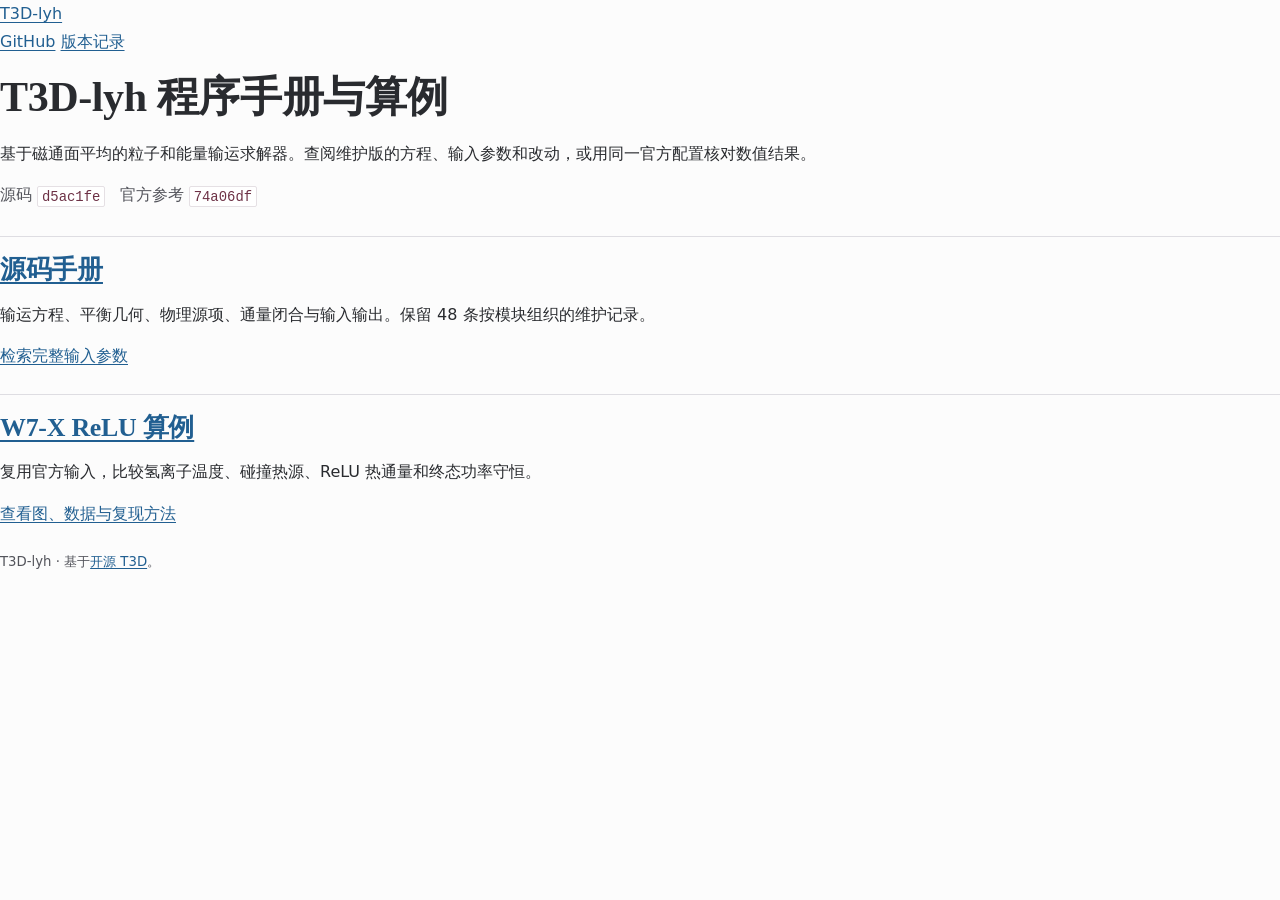
<file: index.html>
<!doctype html>
<html lang="zh-CN">
<head>
<meta charset="utf-8">
<meta name="viewport" content="width=device-width, initial-scale=1">
<meta name="description" content="T3D-lyh 源码手册、参数参考与 W7-X ReLU 回归算例。">
<link rel="canonical" href="https://yihui-l.github.io/T3D-websites/">
<title>T3D-lyh · 程序手册与算例</title>
<link rel="stylesheet" href="Source-Code/styles.css">
</head>
<body>
<a class="skip-link" href="#main">跳到正文</a>
<header class="site-header"><div class="topbar">
  <a class="brand" href="./">T3D-lyh</a>
  <nav aria-label="仓库与版本">
    <a href="https://github.com/Yihui-L/T3D-websites">GitHub</a>
    <a href="Source-Code/SOURCE_VERSION.md">版本记录</a>
  </nav>
</div></header>
<main class="landing content" id="main">
  <div class="hero">
    <p class="kicker">TRINITY3D · RADIAL TRANSPORT</p>
    <h1>T3D-lyh 程序手册与算例</h1>
    <p>基于磁通面平均的粒子和能量输运求解器。查阅维护版的方程、输入参数和改动，或用同一官方配置核对数值结果。</p>
    <ul class="facts"><li>源码 <code>d5ac1fe</code></li><li>官方参考 <code>74a06df</code></li></ul>
  </div>
  <div class="landing-grid">
    <section class="topic">
      <h2><a href="Source-Code/">源码手册</a></h2>
      <p>输运方程、平衡几何、物理源项、通量闭合与输入输出。保留 48 条按模块组织的维护记录。</p>
      <p><a href="Source-Code/parameters.html">检索完整输入参数</a></p>
    </section>
    <section class="topic">
      <h2><a href="W7X-ReLU-lyh/">W7-X ReLU 算例</a></h2>
      <p>复用官方输入，比较氢离子温度、碰撞热源、ReLU 热通量和终态功率守恒。</p>
      <p><a href="W7X-ReLU-lyh/#data">查看图、数据与复现方法</a></p>
    </section>
  </div>
</main>
<footer class="site-footer">T3D-lyh · 基于<a href="https://bitbucket.org/gyrokinetics/t3d">开源 T3D</a>。</footer>
</body>
</html>
</file>
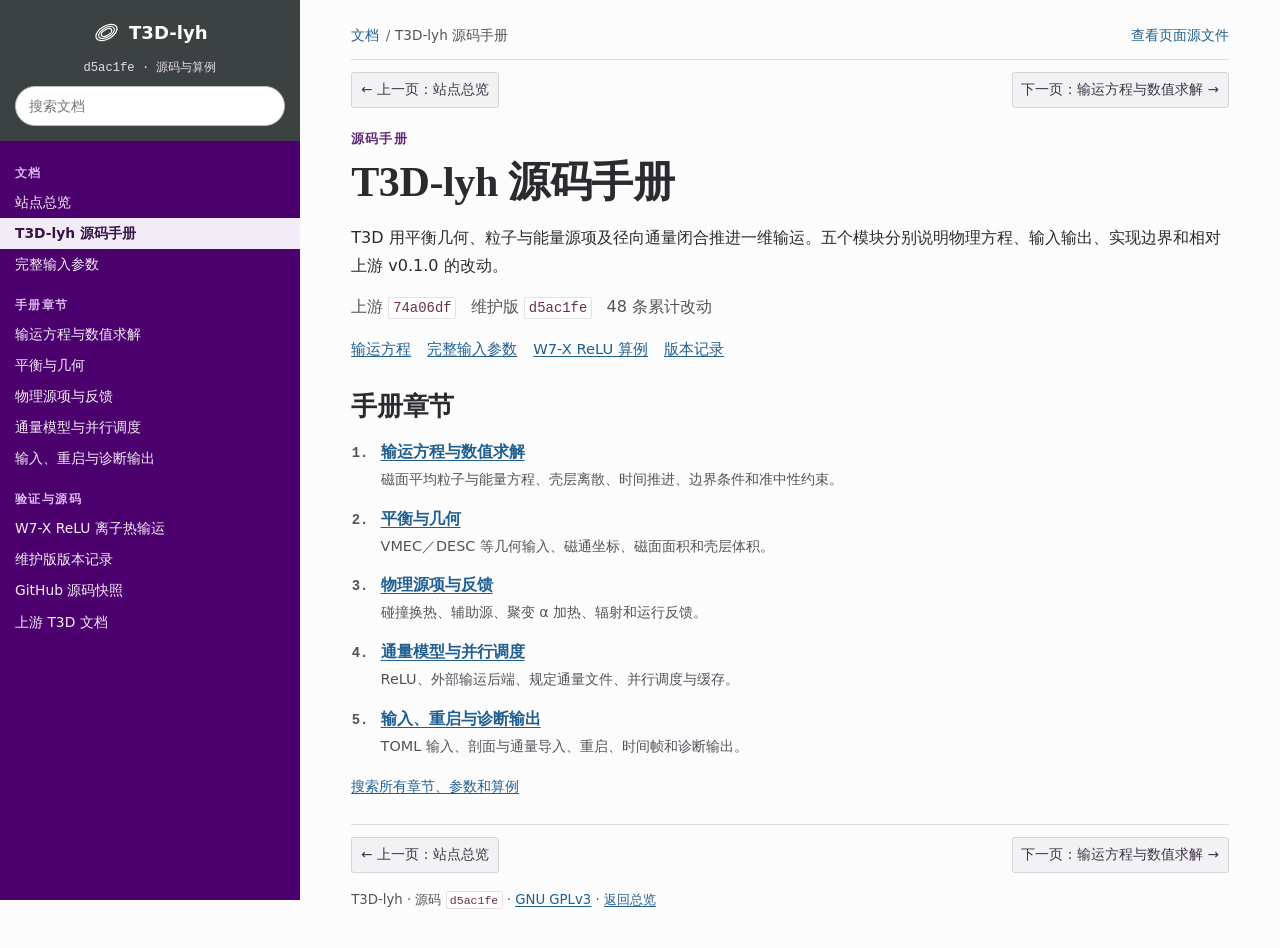
<file: Source-Code/index.html>
<!doctype html>
<html lang="zh-CN">
<head>
  <meta charset="utf-8">
  <meta name="viewport" content="width=device-width, initial-scale=1">
  <meta name="description" content="T3D-lyh · T3D-lyh 源码手册">
  <link rel="canonical" href="https://yihui-l.github.io/T3D-websites/Source-Code/">
  <title>T3D-lyh 源码手册 · 文档</title>
  <link rel="stylesheet" href="styles.css">
  <script defer src="search.js"></script>
  <script defer src="docs-ui.js"></script>
</head>
<body>
<a class="skip-link" href="#main">跳到正文</a>
<div class="doc-mobile">
  <button type="button" data-doc-toggle aria-controls="doc-sidebar" aria-expanded="false" hidden>☰ 目录</button>
  <a href="home.html">T3D-lyh</a>
</div>
<aside class="doc-sidebar sidebar" id="doc-sidebar" aria-label="文档侧栏">
  <div class="side-head">
    <a href="home.html" class="side-brand"><svg viewBox="0 0 40 40" fill="none" stroke="currentColor" stroke-width="1.6" aria-hidden="true"><ellipse cx="20" cy="20" rx="16" ry="9" transform="rotate(-30 20 20)"/><ellipse cx="20" cy="20" rx="12" ry="6.5" transform="rotate(-30 20 20)"/><ellipse cx="20" cy="20" rx="7.9" ry="4" transform="rotate(-30 20 20)"/></svg>T3D-lyh</a>
    <p class="side-version">d5ac1fe · 源码与算例</p>
    <form class="side-search" role="search" action="search.html" method="get">
      <input type="search" name="q" placeholder="搜索文档" aria-label="搜索全部文档" required>
    </form>
  </div>
  <nav class="side-toc" aria-label="分组导航"><p>文档</p><ul><li><a href="home.html">站点总览</a></li><li><a href="./" aria-current="page">T3D-lyh 源码手册</a></li><li><a href="parameters.html">完整输入参数</a></li></ul><p>手册章节</p><ul class="side-chapters"><li><a href="transport.html">输运方程与数值求解</a></li><li><a href="geometry.html">平衡与几何</a></li><li><a href="physics.html">物理源项与反馈</a></li><li><a href="closures.html">通量模型与并行调度</a></li><li><a href="io.html">输入、重启与诊断输出</a></li></ul><p>验证与源码</p><ul><li><a href="../W7X-ReLU-lyh/">W7-X ReLU 离子热输运</a></li><li><a href="SOURCE_VERSION.md">维护版版本记录</a></li><li><a href="https://github.com/Yihui-L/T3D-websites/tree/main/Source-Code/T3D-lyh">GitHub 源码快照</a></li><li><a href="https://t3d.readthedocs.io/en/latest/">上游 T3D 文档</a></li></ul></nav>
</aside>
<div class="doc-body" id="top">
  <div class="doc-sheet">
    <nav class="crumbs" aria-label="面包屑"><ol><li><a href="home.html">文档</a></li><li aria-current="page">T3D-lyh 源码手册</li></ol><a href="https://github.com/Yihui-L/T3D-websites/blob/main/Source-Code/README.md">查看页面源文件</a></nav>
    <nav class="page-turn top" aria-label="顶部前后页"><a href="home.html" rel="prev">← 上一页：站点总览</a><a href="transport.html" rel="next" class="doc-next">下一页：输运方程与数值求解 →</a></nav>
    <main class="document" id="main">
      <p class="doc-kind">源码手册</p>
      <div class="hero">
      <p class="kicker">TRINITY3D · 径向输运求解器</p>
      <h1>T3D-lyh 源码手册</h1>
      <p>T3D 用平衡几何、粒子与能量源项及径向通量闭合推进一维输运。五个模块分别说明物理方程、输入输出、实现边界和相对上游 v0.1.0 的改动。</p>
      <ul class="facts"><li>上游 <code>74a06df</code></li><li>维护版 <code>d5ac1fe</code></li><li>48 条累计改动</li></ul>
      <div class="actions">
        <a href="transport.html">输运方程</a>
        <a href="parameters.html">完整输入参数</a>
        <a href="../W7X-ReLU-lyh/">W7-X ReLU 算例</a>
        <a href="https://github.com/Yihui-L/T3D-websites/blob/main/Source-Code/SOURCE_VERSION.md">版本记录</a>
      </div>
    </div>
    <nav class="manual-contents" aria-labelledby="manual-chapters-title">
      <h2 id="manual-chapters-title">手册章节</h2>
      <ol class="manual-chapters">
      <li id="transport" data-legacy-chapter><a href="transport.html" id="transport-title">输运方程与数值求解</a><p>磁面平均粒子与能量方程、壳层离散、时间推进、边界条件和准中性约束。</p></li>
      <li id="geometry" data-legacy-chapter><a href="geometry.html" id="geometry-title">平衡与几何</a><p>VMEC／DESC 等几何输入、磁通坐标、磁面面积和壳层体积。</p></li>
      <li id="physics" data-legacy-chapter><a href="physics.html" id="physics-title">物理源项与反馈</a><p>碰撞换热、辅助源、聚变 α 加热、辐射和运行反馈。</p></li>
      <li id="closures" data-legacy-chapter><a href="closures.html" id="closures-title">通量模型与并行调度</a><p>ReLU、外部输运后端、规定通量文件、并行调度与缓存。</p></li>
      <li id="io" data-legacy-chapter><a href="io.html" id="io-title">输入、重启与诊断输出</a><p>TOML 输入、剖面与通量导入、重启、时间帧和诊断输出。</p></li>
      </ol>
    </nav>
    <p class="search-intro"><a href="search.html">搜索所有章节、参数和算例</a></p>
    </main>
    <nav class="page-turn bottom" aria-label="底部前后页"><a href="home.html" rel="prev">← 上一页：站点总览</a><a href="transport.html" rel="next" class="doc-next">下一页：输运方程与数值求解 →</a></nav>
    <footer class="doc-footer">T3D-lyh · 源码 <code>d5ac1fe</code> · <a href="GPL-3.0.txt">GNU GPLv3</a> · <a href="home.html">返回总览</a></footer>
  </div>
</div>
</body>
</html>
</file>
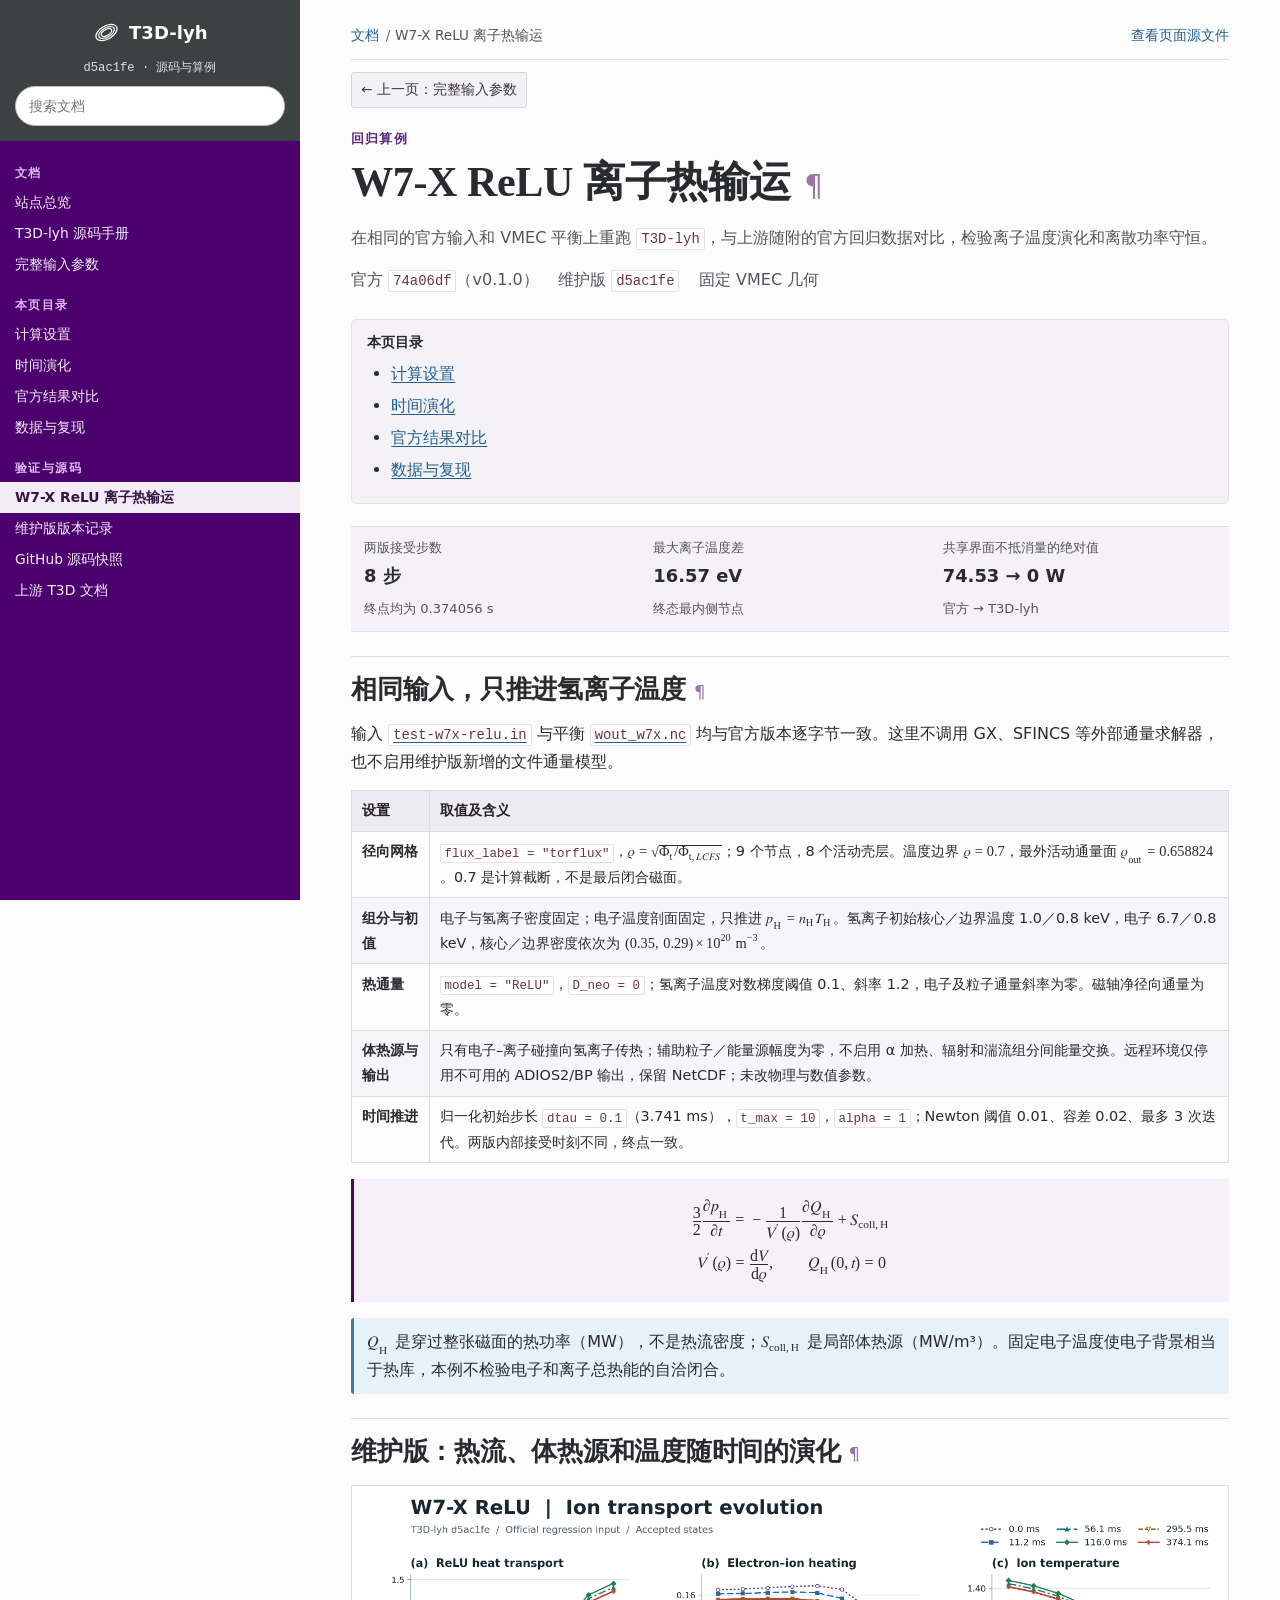
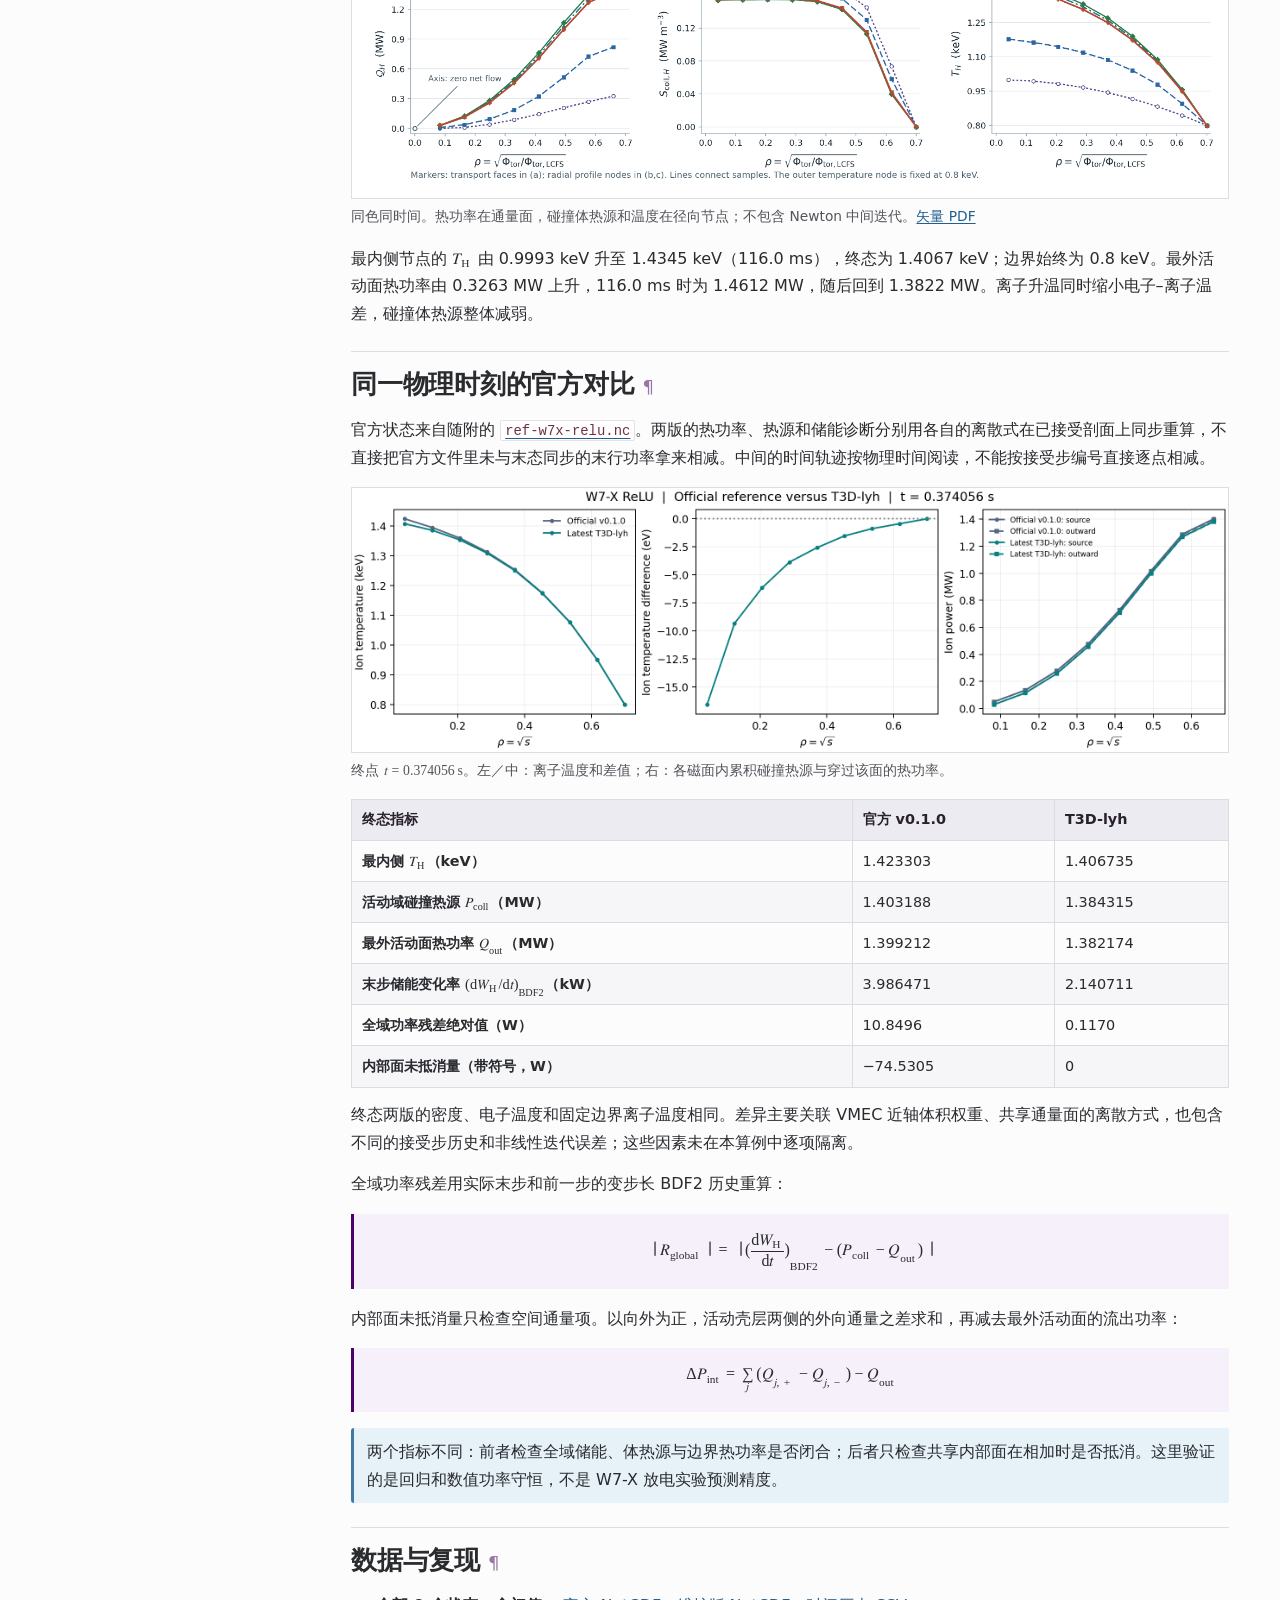
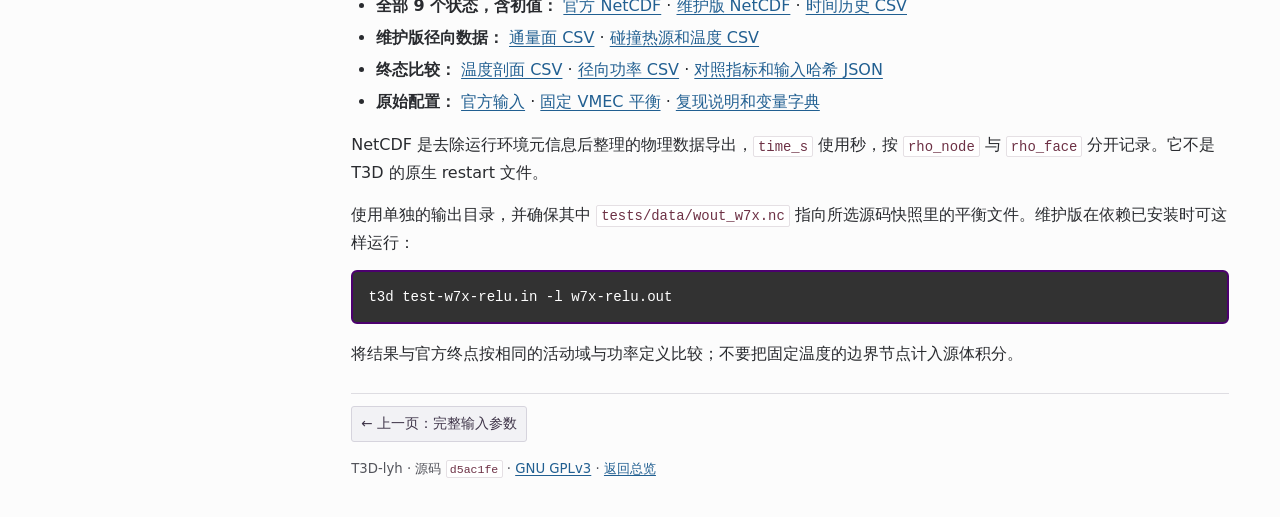
<file: W7X-ReLU-lyh/index.html>
<!doctype html>
<html lang="zh-CN">
<head>
  <meta charset="utf-8">
  <meta name="viewport" content="width=device-width, initial-scale=1">
  <meta name="description" content="T3D-lyh · W7-X ReLU 离子热输运">
  <link rel="canonical" href="https://yihui-l.github.io/T3D-websites/W7X-ReLU-lyh/">
  <title>W7-X ReLU 离子热输运 · 文档</title>
  <link rel="stylesheet" href="../Source-Code/styles.css">

  <script defer src="../Source-Code/docs-ui.js"></script>
</head>
<body>
<a class="skip-link" href="#main">跳到正文</a>
<div class="doc-mobile">
  <button type="button" data-doc-toggle aria-controls="doc-sidebar" aria-expanded="false" hidden>☰ 目录</button>
  <a href="../Source-Code/home.html">T3D-lyh</a>
</div>
<aside class="doc-sidebar sidebar" id="doc-sidebar" aria-label="文档侧栏">
  <div class="side-head">
    <a href="../Source-Code/home.html" class="side-brand"><svg viewBox="0 0 40 40" fill="none" stroke="currentColor" stroke-width="1.6" aria-hidden="true"><ellipse cx="20" cy="20" rx="16" ry="9" transform="rotate(-30 20 20)"/><ellipse cx="20" cy="20" rx="12" ry="6.5" transform="rotate(-30 20 20)"/><ellipse cx="20" cy="20" rx="7.9" ry="4" transform="rotate(-30 20 20)"/></svg>T3D-lyh</a>
    <p class="side-version">d5ac1fe · 源码与算例</p>
    <form class="side-search" role="search" action="../Source-Code/search.html" method="get">
      <input type="search" name="q" placeholder="搜索文档" aria-label="搜索全部文档" required>
    </form>
  </div>
  <nav class="side-toc" aria-label="分组导航"><p>文档</p><ul><li><a href="../Source-Code/home.html">站点总览</a></li><li><a href="../Source-Code/">T3D-lyh 源码手册</a></li><li><a href="../Source-Code/parameters.html">完整输入参数</a></li></ul><p>本页目录</p><ul><li><a href="#setup">计算设置</a></li><li><a href="#evolution">时间演化</a></li><li><a href="#comparison">官方结果对比</a></li><li><a href="#data">数据与复现</a></li></ul><p>验证与源码</p><ul><li><a href="./" aria-current="page">W7-X ReLU 离子热输运</a></li><li><a href="../Source-Code/SOURCE_VERSION.md">维护版版本记录</a></li><li><a href="https://github.com/Yihui-L/T3D-websites/tree/main/Source-Code/T3D-lyh">GitHub 源码快照</a></li><li><a href="https://t3d.readthedocs.io/en/latest/">上游 T3D 文档</a></li></ul></nav>
</aside>
<div class="doc-body" id="top">
  <div class="doc-sheet">
    <nav class="crumbs" aria-label="面包屑"><ol><li><a href="../Source-Code/home.html">文档</a></li><li aria-current="page">W7-X ReLU 离子热输运</li></ol><a href="https://github.com/Yihui-L/T3D-websites/blob/main/W7X-ReLU-lyh/README.md">查看页面源文件</a></nav>
    <nav class="page-turn top" aria-label="顶部前后页"><a href="../Source-Code/parameters.html" rel="prev">← 上一页：完整输入参数</a></nav>
    <main class="document" id="main">
      <p class="doc-kind">回归算例</p>
      <section class="hero" aria-labelledby="title">
    <p class="kicker">基准算例 / Wendelstein 7-X</p>
    <h1 id="title">W7-X ReLU 离子热输运<a href="#title" class="headerlink" aria-label="本段链接">¶</a></h1>
    <p class="lead">在相同的官方输入和 VMEC 平衡上重跑 <code>T3D-lyh</code>，与上游随附的官方回归数据对比，检验离子温度演化和离散功率守恒。</p>
    <div class="version">
      <span>官方 <code>74a06df</code>（v0.1.0）</span>
      <span>维护版 <code>d5ac1fe</code></span>
      <span>固定 VMEC 几何</span>
    </div>
  </section>

  <nav class="doc-toc" aria-label="页内导航"><p class="toc-label">本页目录</p><ul><li><a href="#setup">计算设置</a></li><li><a href="#evolution">时间演化</a></li><li><a href="#comparison">官方结果对比</a></li><li><a href="#data">数据与复现</a></li></ul></nav>
<dl class="metrics" aria-label="终态比较摘要">
    <div><dt>两版接受步数</dt><dd>8 步</dd><span>终点均为 0.374056 s</span></div>
    <div><dt>最大离子温度差</dt><dd>16.57 eV</dd><span>终态最内侧节点</span></div>
    <div><dt>共享界面不抵消量的绝对值</dt><dd>74.53 → 0 W</dd><span>官方 → T3D-lyh</span></div>
  </dl>

  <section class="topic" id="setup" aria-labelledby="setup-title">
    <p class="label">01 / CONFIGURATION</p>
    <h2 id="setup-title">相同输入，只推进氢离子温度<a href="#setup-title" class="headerlink" aria-label="本段链接">¶</a></h2>
    <p>输入 <a href="test-w7x-relu.in" download><code>test-w7x-relu.in</code></a> 与平衡 <a href="https://bitbucket.org/gyrokinetics/t3d/src/74a06dfdf8e005e6bc72ef79859413ba69abd626/tests/data/wout_w7x.nc"><code>wout_w7x.nc</code></a> 均与官方版本逐字节一致。这里不调用 GX、SFINCS 等外部通量求解器，也不启用维护版新增的文件通量模型。</p>
    <div class="table-wrap" role="region" aria-label="计算设置表" tabindex="0">
      <table>
        <thead><tr><th scope="col">设置</th><th scope="col">取值及含义</th></tr></thead>
        <tbody>
          <tr><th scope="row">径向网格</th><td><code>flux_label = "torflux"</code>，<math xmlns="http://www.w3.org/1998/Math/MathML"><semantics><mrow><mi>ρ</mi><mo>=</mo><msqrt><mrow><msub><mi mathvariant="normal">Φ</mi><mi mathvariant="normal">t</mi></msub><mi mathvariant="normal">/</mi><msub><mi mathvariant="normal">Φ</mi><mrow><mi mathvariant="normal">t</mi><mo separator="true">,</mo><mi>L</mi><mi>C</mi><mi>F</mi><mi>S</mi></mrow></msub></mrow></msqrt></mrow><annotation encoding="application/x-tex">\rho=\sqrt{\Phi_{\mathrm t}/\Phi_{\mathrm t,LCFS}}</annotation></semantics></math>；9 个节点，8 个活动壳层。温度边界 <math xmlns="http://www.w3.org/1998/Math/MathML"><semantics><mrow><mi>ρ</mi><mo>=</mo><mn>0.7</mn></mrow><annotation encoding="application/x-tex">\rho=0.7</annotation></semantics></math>，最外活动通量面 <math xmlns="http://www.w3.org/1998/Math/MathML"><semantics><mrow><msub><mi>ρ</mi><mrow><mi mathvariant="normal">o</mi><mi mathvariant="normal">u</mi><mi mathvariant="normal">t</mi></mrow></msub><mo>=</mo><mn>0.658824</mn></mrow><annotation encoding="application/x-tex">\rho_{\mathrm{out}}=0.658824</annotation></semantics></math>。0.7 是计算截断，不是最后闭合磁面。</td></tr>
          <tr><th scope="row">组分与初值</th><td>电子与氢离子密度固定；电子温度剖面固定，只推进 <math xmlns="http://www.w3.org/1998/Math/MathML"><semantics><mrow><msub><mi>p</mi><mi mathvariant="normal">H</mi></msub><mo>=</mo><msub><mi>n</mi><mi mathvariant="normal">H</mi></msub><msub><mi>T</mi><mi mathvariant="normal">H</mi></msub></mrow><annotation encoding="application/x-tex">p_{\mathrm H}=n_{\mathrm H}T_{\mathrm H}</annotation></semantics></math>。氢离子初始核心／边界温度 1.0／0.8 keV，电子 6.7／0.8 keV，核心／边界密度依次为 <math xmlns="http://www.w3.org/1998/Math/MathML"><semantics><mrow><mo stretchy="false">(</mo><mn>0.35</mn><mo>,</mo><mspace width="0.1667em"/><mn>0.29</mn><mo stretchy="false">)</mo><mo>×</mo><msup><mn>10</mn><mn>20</mn></msup><mtext> </mtext><msup><mi mathvariant="normal">m</mi><mrow><mo>−</mo><mn>3</mn></mrow></msup></mrow><annotation encoding="application/x-tex">(0.35,\,0.29)\times10^{20}\,\mathrm{m}^{-3}</annotation></semantics></math>。</td></tr>
          <tr><th scope="row">热通量</th><td><code>model = "ReLU"</code>，<code>D_neo = 0</code>；氢离子温度对数梯度阈值 0.1、斜率 1.2，电子及粒子通量斜率为零。磁轴净径向通量为零。</td></tr>
          <tr><th scope="row">体热源与输出</th><td>只有电子–离子碰撞向氢离子传热；辅助粒子／能量源幅度为零，不启用 α 加热、辐射和湍流组分间能量交换。远程环境仅停用不可用的 ADIOS2/BP 输出，保留 NetCDF；未改物理与数值参数。</td></tr>
          <tr><th scope="row">时间推进</th><td>归一化初始步长 <code>dtau = 0.1</code>（3.741 ms），<code>t_max = 10</code>，<code>alpha = 1</code>；Newton 阈值 0.01、容差 0.02、最多 3 次迭代。两版内部接受时刻不同，终点一致。</td></tr>
        </tbody>
      </table>
    </div>
    <div class="formula" role="region" aria-label="氢离子能量守恒方程" tabindex="0">
<math xmlns="http://www.w3.org/1998/Math/MathML" display="block"><semantics><mrow><mfrac><mn>3</mn><mn>2</mn></mfrac><mfrac><mrow><mi mathvariant="normal">∂</mi><msub><mi>p</mi><mi mathvariant="normal">H</mi></msub></mrow><mrow><mi mathvariant="normal">∂</mi><mi>t</mi></mrow></mfrac><mo>=</mo><mo>−</mo><mfrac><mn>1</mn><mrow><msup><mi>V</mi><mo mathvariant="normal" lspace="0em" rspace="0em">′</mo></msup><mo stretchy="false">(</mo><mi>ρ</mi><mo stretchy="false">)</mo></mrow></mfrac><mfrac><mrow><mi mathvariant="normal">∂</mi><msub><mi mathvariant="script">Q</mi><mi mathvariant="normal">H</mi></msub></mrow><mrow><mi mathvariant="normal">∂</mi><mi>ρ</mi></mrow></mfrac><mo>+</mo><msub><mi>S</mi><mrow><mi mathvariant="normal">c</mi><mi mathvariant="normal">o</mi><mi mathvariant="normal">l</mi><mi mathvariant="normal">l</mi><mo separator="true">,</mo><mi mathvariant="normal">H</mi></mrow></msub></mrow><annotation encoding="application/x-tex">\frac{3}{2}\frac{\partial p_{\mathrm H}}{\partial t}=-\frac{1}{V&#x27;(\rho)}\frac{\partial\mathcal Q_{\mathrm H}}{\partial\rho}+S_{\mathrm{coll,H}}</annotation></semantics></math>
<math xmlns="http://www.w3.org/1998/Math/MathML" display="block"><semantics><mrow><msup><mi>V</mi><mo mathvariant="normal" lspace="0em" rspace="0em">′</mo></msup><mo stretchy="false">(</mo><mi>ρ</mi><mo stretchy="false">)</mo><mo>=</mo><mfrac><mrow><mi mathvariant="normal">d</mi><mi>V</mi></mrow><mrow><mi mathvariant="normal">d</mi><mi>ρ</mi></mrow></mfrac><mo separator="true">,</mo><mspace width="2em"/><msub><mi mathvariant="script">Q</mi><mi mathvariant="normal">H</mi></msub><mo stretchy="false">(</mo><mn>0</mn><mo separator="true">,</mo><mi>t</mi><mo stretchy="false">)</mo><mo>=</mo><mn>0</mn></mrow><annotation encoding="application/x-tex">V&#x27;(\rho)=\frac{\mathrm dV}{\mathrm d\rho},\qquad \mathcal Q_{\mathrm H}(0,t)=0</annotation></semantics></math>
</div>
    <p class="note"><math xmlns="http://www.w3.org/1998/Math/MathML"><semantics><mrow><msub><mi mathvariant="script">Q</mi><mi mathvariant="normal">H</mi></msub></mrow><annotation encoding="application/x-tex">\mathcal Q_{\mathrm H}</annotation></semantics></math> 是穿过整张磁面的热功率（MW），不是热流密度；<math xmlns="http://www.w3.org/1998/Math/MathML"><semantics><mrow><msub><mi>S</mi><mrow><mi mathvariant="normal">c</mi><mi mathvariant="normal">o</mi><mi mathvariant="normal">l</mi><mi mathvariant="normal">l</mi><mo separator="true">,</mo><mi mathvariant="normal">H</mi></mrow></msub></mrow><annotation encoding="application/x-tex">S_{\mathrm{coll,H}}</annotation></semantics></math> 是局部体热源（MW/m³）。固定电子温度使电子背景相当于热库，本例不检验电子和离子总热能的自洽闭合。</p>
  </section>

  <section class="topic" id="evolution" aria-labelledby="evolution-title">
    <p class="label">02 / ACCEPTED STATES</p>
    <h2 id="evolution-title">维护版：热流、体热源和温度随时间的演化<a href="#evolution-title" class="headerlink" aria-label="本段链接">¶</a></h2>
    <figure>
      <a href="figures/time-profiles.png" aria-label="查看时序三联图完整分辨率">
        <img src="figures/time-profiles.png" width="3124" height="1111" alt="六个接受时刻的氢离子剖面，三列依次为 ReLU 热功率、电子—离子碰撞体热源和离子温度。">
      </a>
      <figcaption>同色同时间。热功率在通量面，碰撞体热源和温度在径向节点；不包含 Newton 中间迭代。<a href="figures/time-profiles.pdf" download>矢量 PDF</a></figcaption>
    </figure>
    <p>最内侧节点的 <math xmlns="http://www.w3.org/1998/Math/MathML"><semantics><mrow><msub><mi>T</mi><mi mathvariant="normal">H</mi></msub></mrow><annotation encoding="application/x-tex">T_{\mathrm H}</annotation></semantics></math> 由 0.9993 keV 升至 1.4345 keV（116.0 ms），终态为 1.4067 keV；边界始终为 0.8 keV。最外活动面热功率由 0.3263 MW 上升，116.0 ms 时为 1.4612 MW，随后回到 1.3822 MW。离子升温同时缩小电子–离子温差，碰撞体热源整体减弱。</p>
  </section>

  <section class="topic" id="comparison" aria-labelledby="compare-title">
    <p class="label">03 / OFFICIAL REFERENCE</p>
    <h2 id="compare-title">同一物理时刻的官方对比<a href="#compare-title" class="headerlink" aria-label="本段链接">¶</a></h2>
    <p>官方状态来自随附的 <a href="https://bitbucket.org/gyrokinetics/t3d/src/74a06dfdf8e005e6bc72ef79859413ba69abd626/tests/regression/ref-w7x-relu.nc"><code>ref-w7x-relu.nc</code></a>。两版的热功率、热源和储能诊断分别用各自的离散式在已接受剖面上同步重算，不直接把官方文件里未与末态同步的末行功率拿来相减。中间的时间轨迹按物理时间阅读，不能按接受步编号直接逐点相减。</p>
    <figure>
      <a href="figures/official-vs-lyh.png" aria-label="查看与官方比较的完整分辨率图片">
        <img src="figures/official-vs-lyh.png" width="2030" height="612" loading="lazy" alt="官方和维护版终态离子温度对比、逐半径温差、以及累积碰撞热源与外向热功率。">
      </a>
      <figcaption>终点 <math xmlns="http://www.w3.org/1998/Math/MathML"><semantics><mrow><mi>t</mi><mo>=</mo><mn>0.374056</mn><mtext> </mtext><mi mathvariant="normal">s</mi></mrow><annotation encoding="application/x-tex">t=0.374056\,\mathrm s</annotation></semantics></math>。左／中：离子温度和差值；右：各磁面内累积碰撞热源与穿过该面的热功率。</figcaption>
    </figure>
    <div class="table-wrap" role="region" aria-label="终态数值比较" tabindex="0">
      <table class="numbers">
        <thead><tr><th scope="col">终态指标</th><th scope="col">官方 v0.1.0</th><th scope="col">T3D-lyh</th></tr></thead>
        <tbody>
          <tr><th scope="row">最内侧 <math xmlns="http://www.w3.org/1998/Math/MathML"><semantics><mrow><msub><mi>T</mi><mi mathvariant="normal">H</mi></msub></mrow><annotation encoding="application/x-tex">T_{\mathrm H}</annotation></semantics></math>（keV）</th><td>1.423303</td><td>1.406735</td></tr>
          <tr><th scope="row">活动域碰撞热源 <math xmlns="http://www.w3.org/1998/Math/MathML"><semantics><mrow><msub><mi>P</mi><mrow><mi mathvariant="normal">c</mi><mi mathvariant="normal">o</mi><mi mathvariant="normal">l</mi><mi mathvariant="normal">l</mi></mrow></msub></mrow><annotation encoding="application/x-tex">P_{\mathrm{coll}}</annotation></semantics></math>（MW）</th><td>1.403188</td><td>1.384315</td></tr>
          <tr><th scope="row">最外活动面热功率 <math xmlns="http://www.w3.org/1998/Math/MathML"><semantics><mrow><msub><mi mathvariant="script">Q</mi><mrow><mi mathvariant="normal">o</mi><mi mathvariant="normal">u</mi><mi mathvariant="normal">t</mi></mrow></msub></mrow><annotation encoding="application/x-tex">\mathcal Q_{\mathrm{out}}</annotation></semantics></math>（MW）</th><td>1.399212</td><td>1.382174</td></tr>
          <tr><th scope="row">末步储能变化率 <math xmlns="http://www.w3.org/1998/Math/MathML"><semantics><mrow><msub><mrow><mo fence="true">(</mo><mi mathvariant="normal">d</mi><msub><mi>W</mi><mi mathvariant="normal">H</mi></msub><mi mathvariant="normal">/</mi><mi mathvariant="normal">d</mi><mi>t</mi><mo fence="true">)</mo></mrow><mrow><mi mathvariant="normal">B</mi><mi mathvariant="normal">D</mi><mi mathvariant="normal">F</mi><mn>2</mn></mrow></msub></mrow><annotation encoding="application/x-tex">\left(\mathrm dW_{\mathrm H}/\mathrm dt\right)_{\mathrm{BDF2}}</annotation></semantics></math>（kW）</th><td>3.986471</td><td>2.140711</td></tr>
          <tr><th scope="row">全域功率残差绝对值（W）</th><td>10.8496</td><td>0.1170</td></tr>
          <tr><th scope="row">内部面未抵消量（带符号，W）</th><td>−74.5305</td><td>0</td></tr>
        </tbody>
      </table>
    </div>
    <p>终态两版的密度、电子温度和固定边界离子温度相同。差异主要关联 VMEC 近轴体积权重、共享通量面的离散方式，也包含不同的接受步历史和非线性迭代误差；这些因素未在本算例中逐项隔离。</p>
    <p>全域功率残差用实际末步和前一步的变步长 BDF2 历史重算：</p>
    <div class="formula" role="region" aria-label="全域功率残差绝对值" tabindex="0">
<math xmlns="http://www.w3.org/1998/Math/MathML" display="block"><semantics><mrow><mo stretchy="false">∣</mo><msub><mi>R</mi><mrow><mi mathvariant="normal">g</mi><mi mathvariant="normal">l</mi><mi mathvariant="normal">o</mi><mi mathvariant="normal">b</mi><mi mathvariant="normal">a</mi><mi mathvariant="normal">l</mi></mrow></msub><mo stretchy="false">∣</mo><mo>=</mo><mrow><mo fence="true">∣</mo><msub><mrow><mo fence="true">(</mo><mfrac><mrow><mi mathvariant="normal">d</mi><msub><mi>W</mi><mi mathvariant="normal">H</mi></msub></mrow><mrow><mi mathvariant="normal">d</mi><mi>t</mi></mrow></mfrac><mo fence="true">)</mo></mrow><mrow><mi mathvariant="normal">B</mi><mi mathvariant="normal">D</mi><mi mathvariant="normal">F</mi><mn>2</mn></mrow></msub><mo>−</mo><mrow><mo fence="true">(</mo><msub><mi>P</mi><mrow><mi mathvariant="normal">c</mi><mi mathvariant="normal">o</mi><mi mathvariant="normal">l</mi><mi mathvariant="normal">l</mi></mrow></msub><mo>−</mo><msub><mi mathvariant="script">Q</mi><mrow><mi mathvariant="normal">o</mi><mi mathvariant="normal">u</mi><mi mathvariant="normal">t</mi></mrow></msub><mo fence="true">)</mo></mrow><mo fence="true">∣</mo></mrow></mrow><annotation encoding="application/x-tex">\lvert R_{\mathrm{global}}\rvert=\left\lvert\left(\frac{\mathrm dW_{\mathrm H}}{\mathrm dt}\right)_{\mathrm{BDF2}}-\left(P_{\mathrm{coll}}-\mathcal Q_{\mathrm{out}}\right)\right\rvert</annotation></semantics></math>
</div>
    <p>内部面未抵消量只检查空间通量项。以向外为正，活动壳层两侧的外向通量之差求和，再减去最外活动面的流出功率：</p>
    <div class="formula" role="region" aria-label="内部面未抵消量，带符号" tabindex="0">
<math xmlns="http://www.w3.org/1998/Math/MathML" display="block"><semantics><mrow><mi mathvariant="normal">Δ</mi><msub><mi>P</mi><mrow><mi mathvariant="normal">i</mi><mi mathvariant="normal">n</mi><mi mathvariant="normal">t</mi></mrow></msub><mo>=</mo><munder><mo>∑</mo><mi>j</mi></munder><mo stretchy="false">(</mo><msub><mi mathvariant="script">Q</mi><mrow><mi>j</mi><mo separator="true">,</mo><mo>+</mo></mrow></msub><mo>−</mo><msub><mi mathvariant="script">Q</mi><mrow><mi>j</mi><mo separator="true">,</mo><mo>−</mo></mrow></msub><mo stretchy="false">)</mo><mo>−</mo><msub><mi mathvariant="script">Q</mi><mrow><mi mathvariant="normal">o</mi><mi mathvariant="normal">u</mi><mi mathvariant="normal">t</mi></mrow></msub></mrow><annotation encoding="application/x-tex">\Delta P_{\mathrm{int}}=\sum_j(\mathcal Q_{j,+}-\mathcal Q_{j,-})-\mathcal Q_{\mathrm{out}}</annotation></semantics></math>
</div>
    <p class="note">两个指标不同：前者检查全域储能、体热源与边界热功率是否闭合；后者只检查共享内部面在相加时是否抵消。这里验证的是回归和数值功率守恒，不是 W7-X 放电实验预测精度。</p>
  </section>

  <section class="topic" id="data" aria-labelledby="data-title">
    <p class="label">04 / DATA &amp; REPRODUCTION</p>
    <h2 id="data-title">数据与复现<a href="#data-title" class="headerlink" aria-label="本段链接">¶</a></h2>
    <ul class="downloads">
      <li><strong>全部 9 个状态，含初值：</strong> <a href="data/official-accepted.nc" download>官方 NetCDF</a> · <a href="data/lyh-accepted.nc" download>维护版 NetCDF</a> · <a href="data/time-history.csv" download>时间历史 CSV</a></li>
      <li><strong>维护版径向数据：</strong> <a href="data/flux-faces.csv" download>通量面 CSV</a> · <a href="data/source-temperature-nodes.csv" download>碰撞热源和温度 CSV</a></li>
      <li><strong>终态比较：</strong> <a href="data/final-profiles.csv" download>温度剖面 CSV</a> · <a href="data/power-balance.csv" download>径向功率 CSV</a> · <a href="data/comparison.json" download>对照指标和输入哈希 JSON</a></li>
      <li><strong>原始配置：</strong> <a href="test-w7x-relu.in" download>官方输入</a> · <a href="https://bitbucket.org/gyrokinetics/t3d/src/74a06dfdf8e005e6bc72ef79859413ba69abd626/tests/data/wout_w7x.nc">固定 VMEC 平衡</a> · <a href="README.md">复现说明和变量字典</a></li>
    </ul>
    <p>NetCDF 是去除运行环境元信息后整理的物理数据导出，<code>time_s</code> 使用秒，按 <code>rho_node</code> 与 <code>rho_face</code> 分开记录。它不是 T3D 的原生 restart 文件。</p>
    <p>使用单独的输出目录，并确保其中 <code>tests/data/wout_w7x.nc</code> 指向所选源码快照里的平衡文件。维护版在依赖已安装时可这样运行：</p>
    <pre><code>t3d test-w7x-relu.in -l w7x-relu.out</code></pre>
    <p>将结果与官方终点按相同的活动域与功率定义比较；不要把固定温度的边界节点计入源体积分。</p>
  </section>
    </main>
    <nav class="page-turn bottom" aria-label="底部前后页"><a href="../Source-Code/parameters.html" rel="prev">← 上一页：完整输入参数</a></nav>
    <footer class="doc-footer">T3D-lyh · 源码 <code>d5ac1fe</code> · <a href="../Source-Code/GPL-3.0.txt">GNU GPLv3</a> · <a href="../Source-Code/home.html">返回总览</a></footer>
  </div>
</div>
</body>
</html>
</file>
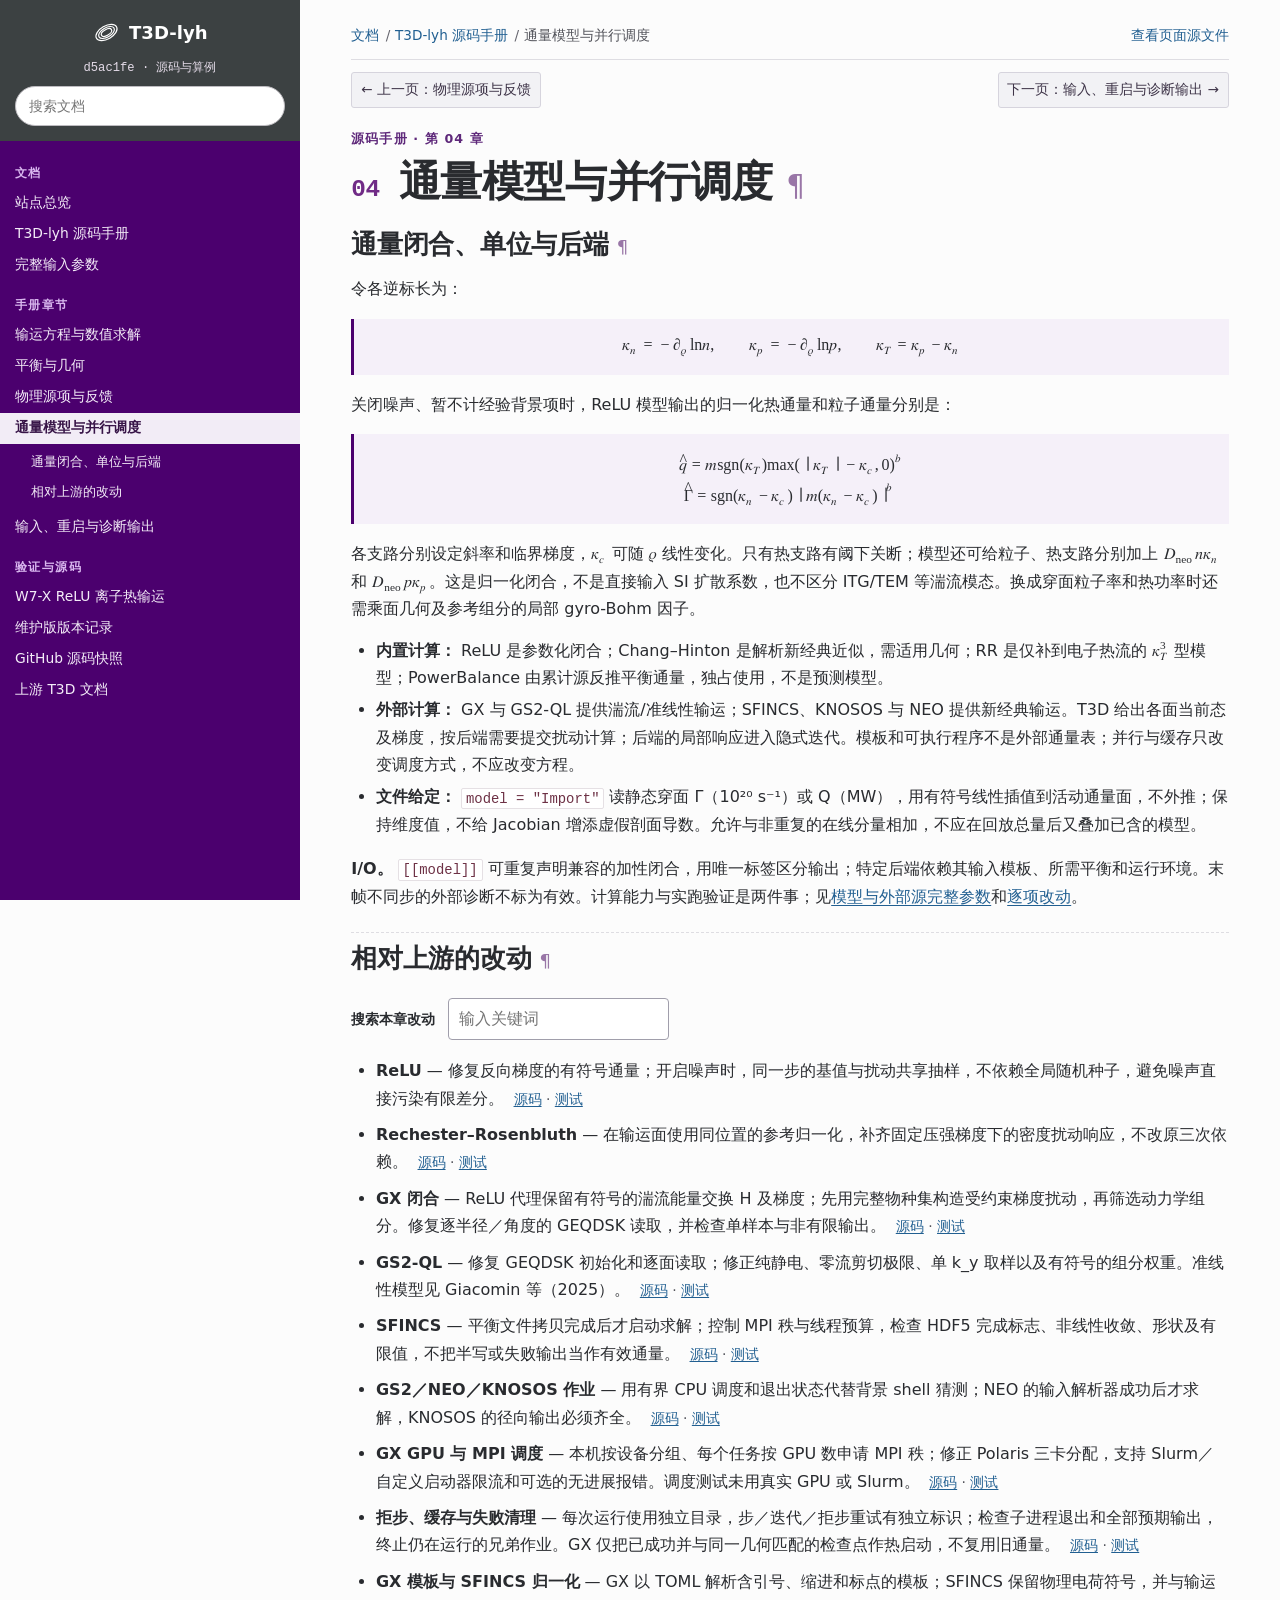
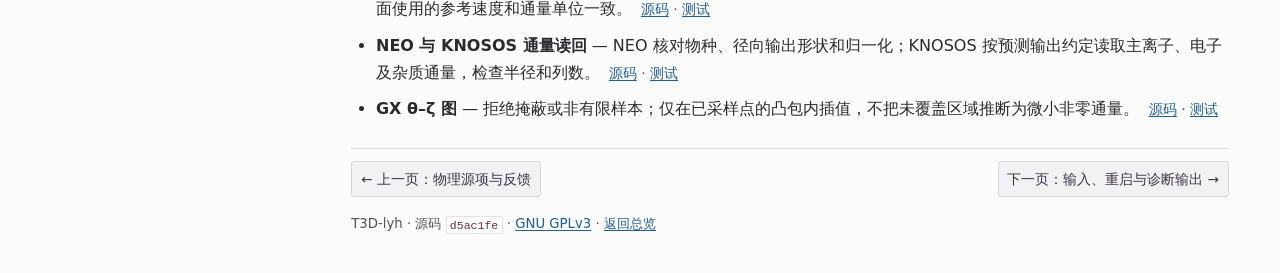
<file: Source-Code/closures.html>
<!doctype html>
<html lang="zh-CN">
<head>
  <meta charset="utf-8">
  <meta name="viewport" content="width=device-width, initial-scale=1">
  <meta name="description" content="T3D-lyh · 通量模型与并行调度：ReLU、外部输运后端、规定通量文件、并行调度与缓存。">
  <link rel="canonical" href="https://yihui-l.github.io/T3D-websites/Source-Code/closures.html">
  <title>通量模型与并行调度 · T3D-lyh 源码手册</title>
  <link rel="stylesheet" href="styles.css">
  <script defer src="search.js"></script>
  <script defer src="docs-ui.js"></script>
</head>
<body>
<a class="skip-link" href="#main">跳到正文</a>
<div class="doc-mobile">
  <button type="button" data-doc-toggle aria-controls="doc-sidebar" aria-expanded="false" hidden>☰ 目录</button>
  <a href="home.html">T3D-lyh</a>
</div>
<aside class="doc-sidebar sidebar" id="doc-sidebar" aria-label="文档侧栏">
  <div class="side-head">
    <a href="home.html" class="side-brand"><svg viewBox="0 0 40 40" fill="none" stroke="currentColor" stroke-width="1.6" aria-hidden="true"><ellipse cx="20" cy="20" rx="16" ry="9" transform="rotate(-30 20 20)"/><ellipse cx="20" cy="20" rx="12" ry="6.5" transform="rotate(-30 20 20)"/><ellipse cx="20" cy="20" rx="7.9" ry="4" transform="rotate(-30 20 20)"/></svg>T3D-lyh</a>
    <p class="side-version">d5ac1fe · 源码与算例</p>
    <form class="side-search" role="search" action="search.html" method="get">
      <input type="search" name="q" placeholder="搜索文档" aria-label="搜索全部文档" required>
    </form>
  </div>
  <nav class="side-toc" aria-label="分组导航"><p>文档</p><ul><li><a href="home.html">站点总览</a></li><li><a href="./">T3D-lyh 源码手册</a></li><li><a href="parameters.html">完整输入参数</a></li></ul><p>手册章节</p><ul class="side-chapters"><li><a href="transport.html">输运方程与数值求解</a></li><li><a href="geometry.html">平衡与几何</a></li><li><a href="physics.html">物理源项与反馈</a></li><li><a href="closures.html" aria-current="page">通量模型与并行调度</a><ul class="side-sections"><li><a href="#overview">通量闭合、单位与后端</a></li><li><a href="#changes">相对上游的改动</a></li></ul></li><li><a href="io.html">输入、重启与诊断输出</a></li></ul><p>验证与源码</p><ul><li><a href="../W7X-ReLU-lyh/">W7-X ReLU 离子热输运</a></li><li><a href="SOURCE_VERSION.md">维护版版本记录</a></li><li><a href="https://github.com/Yihui-L/T3D-websites/tree/main/Source-Code/T3D-lyh">GitHub 源码快照</a></li><li><a href="https://t3d.readthedocs.io/en/latest/">上游 T3D 文档</a></li></ul></nav>
</aside>
<div class="doc-body" id="top">
  <div class="doc-sheet">
    <nav class="crumbs" aria-label="面包屑"><ol><li><a href="home.html">文档</a></li><li><a href="./">T3D-lyh 源码手册</a></li><li aria-current="page">通量模型与并行调度</li></ol><a href="https://github.com/Yihui-L/T3D-websites/blob/main/Source-Code/closures.html">查看页面源文件</a></nav>
    <nav class="page-turn top" aria-label="顶部前后页"><a href="physics.html" rel="prev">← 上一页：物理源项与反馈</a><a href="io.html" rel="next" class="doc-next">下一页：输入、重启与诊断输出 →</a></nav>
    <main class="document" id="main">
      <p class="doc-kind">源码手册 · 第 04 章</p>
<section id="closures" class="manual-chapter" aria-labelledby="closures-title">
  <h1 id="closures-title"><span class="chapter-number">04</span> 通量模型与并行调度<a href="#closures" class="headerlink" aria-label="本章链接">¶</a></h1>
  <div class="module-guide">
<h2 id="overview">通量闭合、单位与后端<a href="#overview" class="headerlink" aria-label="本段链接">¶</a></h2>
<p>令各逆标长为：</p>
<div class="formula" role="region" aria-label="粒子、压强和温度逆标长" tabindex="0">
<math xmlns="http://www.w3.org/1998/Math/MathML" display="block"><semantics><mrow><msub><mi>κ</mi><mi>n</mi></msub><mo>=</mo><mo>−</mo><msub><mi mathvariant="normal">∂</mi><mi>ρ</mi></msub><mi>ln</mi><mo>⁡</mo><mi>n</mi><mo separator="true">,</mo><mspace width="2em"/><msub><mi>κ</mi><mi>p</mi></msub><mo>=</mo><mo>−</mo><msub><mi mathvariant="normal">∂</mi><mi>ρ</mi></msub><mi>ln</mi><mo>⁡</mo><mi>p</mi><mo separator="true">,</mo><mspace width="2em"/><msub><mi>κ</mi><mi>T</mi></msub><mo>=</mo><msub><mi>κ</mi><mi>p</mi></msub><mo>−</mo><msub><mi>κ</mi><mi>n</mi></msub></mrow><annotation encoding="application/x-tex">\kappa_n=-\partial_\rho\ln n,\qquad \kappa_p=-\partial_\rho\ln p,\qquad \kappa_T=\kappa_p-\kappa_n</annotation></semantics></math>
</div>
<p>关闭噪声、暂不计经验背景项时，ReLU 模型输出的归一化热通量和粒子通量分别是：</p>
<div class="formula" role="region" aria-label="ReLU 热支路及粒子支路" tabindex="0">
<math xmlns="http://www.w3.org/1998/Math/MathML" display="block"><semantics><mrow><mover accent="true"><mi>q</mi><mo stretchy="true">^</mo></mover><mo>=</mo><mi>m</mi><mi mathvariant="normal">sgn</mi><mo>⁡</mo><mo stretchy="false">(</mo><msub><mi>κ</mi><mi>T</mi></msub><mo stretchy="false">)</mo><mi>max</mi><mo>⁡</mo><mo stretchy="false">(</mo><mo stretchy="false">∣</mo><msub><mi>κ</mi><mi>T</mi></msub><mo stretchy="false">∣</mo><mo>−</mo><msub><mi>κ</mi><mi>c</mi></msub><mo separator="true">,</mo><mn>0</mn><msup><mo stretchy="false">)</mo><mi>b</mi></msup></mrow><annotation encoding="application/x-tex">\widehat q=m\operatorname{sgn}(\kappa_T)\max(\lvert\kappa_T\rvert-\kappa_c,0)^b</annotation></semantics></math>
<math xmlns="http://www.w3.org/1998/Math/MathML" display="block"><semantics><mrow><mover accent="true"><mi mathvariant="normal">Γ</mi><mo stretchy="true">^</mo></mover><mo>=</mo><mi mathvariant="normal">sgn</mi><mo>⁡</mo><mo stretchy="false">(</mo><msub><mi>κ</mi><mi>n</mi></msub><mo>−</mo><msub><mi>κ</mi><mi>c</mi></msub><mo stretchy="false">)</mo><mo stretchy="false">∣</mo><mi>m</mi><mo stretchy="false">(</mo><msub><mi>κ</mi><mi>n</mi></msub><mo>−</mo><msub><mi>κ</mi><mi>c</mi></msub><mo stretchy="false">)</mo><msup><mo stretchy="false">∣</mo><mi>b</mi></msup></mrow><annotation encoding="application/x-tex">\widehat\Gamma=\operatorname{sgn}(\kappa_n-\kappa_c)\lvert m(\kappa_n-\kappa_c)\rvert^b</annotation></semantics></math>
</div>
<p>各支路分别设定斜率和临界梯度，<math xmlns="http://www.w3.org/1998/Math/MathML"><semantics><mrow><msub><mi>κ</mi><mi>c</mi></msub></mrow><annotation encoding="application/x-tex">\kappa_c</annotation></semantics></math> 可随 <math xmlns="http://www.w3.org/1998/Math/MathML"><semantics><mrow><mi>ρ</mi></mrow><annotation encoding="application/x-tex">\rho</annotation></semantics></math> 线性变化。只有热支路有阈下关断；模型还可给粒子、热支路分别加上 <math xmlns="http://www.w3.org/1998/Math/MathML"><semantics><mrow><msub><mi>D</mi><mrow><mi mathvariant="normal">n</mi><mi mathvariant="normal">e</mi><mi mathvariant="normal">o</mi></mrow></msub><mi>n</mi><msub><mi>κ</mi><mi>n</mi></msub></mrow><annotation encoding="application/x-tex">D_{\mathrm{neo}}n\kappa_n</annotation></semantics></math> 和 <math xmlns="http://www.w3.org/1998/Math/MathML"><semantics><mrow><msub><mi>D</mi><mrow><mi mathvariant="normal">n</mi><mi mathvariant="normal">e</mi><mi mathvariant="normal">o</mi></mrow></msub><mi>p</mi><msub><mi>κ</mi><mi>p</mi></msub></mrow><annotation encoding="application/x-tex">D_{\mathrm{neo}}p\kappa_p</annotation></semantics></math>。这是归一化闭合，不是直接输入 SI 扩散系数，也不区分 ITG/TEM 等湍流模态。换成穿面粒子率和热功率时还需乘面几何及参考组分的局部 gyro-Bohm 因子。</p>
<ul>
<li><strong>内置计算：</strong> ReLU 是参数化闭合；Chang–Hinton 是解析新经典近似，需适用几何；RR 是仅补到电子热流的 <math xmlns="http://www.w3.org/1998/Math/MathML"><semantics><mrow><msubsup><mi>κ</mi><mi>T</mi><mn>3</mn></msubsup></mrow><annotation encoding="application/x-tex">\kappa_T^3</annotation></semantics></math> 型模型；PowerBalance 由累计源反推平衡通量，独占使用，不是预测模型。</li>
<li><strong>外部计算：</strong> GX 与 GS2-QL 提供湍流/准线性输运；SFINCS、KNOSOS 与 NEO 提供新经典输运。T3D 给出各面当前态及梯度，按后端需要提交扰动计算；后端的局部响应进入隐式迭代。模板和可执行程序不是外部通量表；并行与缓存只改变调度方式，不应改变方程。</li>
<li><strong>文件给定：</strong> <code>model = &quot;Import&quot;</code> 读静态穿面 Γ（10²⁰ s⁻¹）或 Q（MW），用有符号线性插值到活动通量面，不外推；保持维度值，不给 Jacobian 增添虚假剖面导数。允许与非重复的在线分量相加，不应在回放总量后又叠加已含的模型。</li>
</ul>
<p><strong>I/O。</strong> <code>[[model]]</code> 可重复声明兼容的加性闭合，用唯一标签区分输出；特定后端依赖其输入模板、所需平衡和运行环境。末帧不同步的外部诊断不标为有效。计算能力与实跑验证是两件事；见<a href="parameters.html">模型与外部源完整参数</a>和<a href="#changes">逐项改动</a>。</p>
  </div>
  <h2 id="changes" class="change-title">相对上游的改动<a href="#changes" class="headerlink" aria-label="本段链接">¶</a></h2>

  <form class="toolbar" role="search" aria-label="搜索本章改动" hidden>
    <label for="search">搜索本章改动</label>
    <input id="search" type="search" placeholder="输入关键词" autocomplete="off" aria-controls="chapter-change-items">
    <output id="search-status" for="search" role="status" aria-live="polite"></output>
  </form>
  <ul class="changes" id="chapter-change-items">
    <li><strong>ReLU</strong> — 修复反向梯度的有符号通量；开启噪声时，同一步的基值与扰动共享抽样，不依赖全局随机种子，避免噪声直接污染有限差分。
      <span class="ref"><a aria-label="ReLU：源码" href="https://github.com/Yihui-L/T3D-websites/blob/main/Source-Code/T3D-lyh/t3d/flux_models/ReLU.py">源码</a> · <a aria-label="ReLU：测试" href="https://github.com/Yihui-L/T3D-websites/blob/main/Source-Code/T3D-lyh/tests/unit/test_numerics_round3.py">测试</a></span></li>
    <li><strong>Rechester–Rosenbluth</strong> — 在输运面使用同位置的参考归一化，补齐固定压强梯度下的密度扰动响应，不改原三次依赖。
      <span class="ref"><a aria-label="Rechester–Rosenbluth：源码" href="https://github.com/Yihui-L/T3D-websites/blob/main/Source-Code/T3D-lyh/t3d/flux_models/RR.py">源码</a> · <a aria-label="Rechester–Rosenbluth：测试" href="https://github.com/Yihui-L/T3D-websites/blob/main/Source-Code/T3D-lyh/tests/unit/test_numerics_round3.py">测试</a></span></li>
    <li><strong>GX 闭合</strong> — ReLU 代理保留有符号的湍流能量交换 H 及梯度；先用完整物种集构造受约束梯度扰动，再筛选动力学组分。修复逐半径／角度的 GEQDSK 读取，并检查单样本与非有限输出。
      <span class="ref"><a aria-label="GX 闭合：源码" href="https://github.com/Yihui-L/T3D-websites/blob/main/Source-Code/T3D-lyh/t3d/flux_models/GX.py">源码</a> · <a aria-label="GX 闭合：测试" href="https://github.com/Yihui-L/T3D-websites/blob/main/Source-Code/T3D-lyh/tests/unit/test_backend_state_and_diagnostics.py">测试</a></span></li>
    <li><strong>GS2-QL</strong> — 修复 GEQDSK 初始化和逐面读取；修正纯静电、零流剪切极限、单 k_y 取样以及有符号的组分权重。准线性模型见 Giacomin 等（2025）。
      <span class="ref"><a aria-label="GS2-QL：源码" href="https://github.com/Yihui-L/T3D-websites/blob/main/Source-Code/T3D-lyh/t3d/flux_models/GS2_QL.py">源码</a> · <a aria-label="GS2-QL：测试" href="https://github.com/Yihui-L/T3D-websites/blob/main/Source-Code/T3D-lyh/tests/unit/test_gs2_ql_geometry_and_metric.py">测试</a></span></li>
    <li><strong>SFINCS</strong> — 平衡文件拷贝完成后才启动求解；控制 MPI 秩与线程预算，检查 HDF5 完成标志、非线性收敛、形状及有限值，不把半写或失败输出当作有效通量。
      <span class="ref"><a aria-label="SFINCS：源码" href="https://github.com/Yihui-L/T3D-websites/blob/main/Source-Code/T3D-lyh/t3d/flux_models/SFINCS.py">源码</a> · <a aria-label="SFINCS：测试" href="https://github.com/Yihui-L/T3D-websites/blob/main/Source-Code/T3D-lyh/tests/unit/test_backend_state_and_diagnostics.py">测试</a></span></li>
    <li><strong>GS2／NEO／KNOSOS 作业</strong> — 用有界 CPU 调度和退出状态代替背景 shell 猜测；NEO 的输入解析器成功后才求解，KNOSOS 的径向输出必须齐全。
      <span class="ref"><a aria-label="GS2／NEO／KNOSOS 作业：源码" href="https://github.com/Yihui-L/T3D-websites/blob/main/Source-Code/T3D-lyh/t3d/flux_models/_external.py">源码</a> · <a aria-label="GS2／NEO／KNOSOS 作业：测试" href="https://github.com/Yihui-L/T3D-websites/blob/main/Source-Code/T3D-lyh/tests/unit/test_external_transport_jobs.py">测试</a></span></li>
    <li><strong>GX GPU 与 MPI 调度</strong> — 本机按设备分组、每个任务按 GPU 数申请 MPI 秩；修正 Polaris 三卡分配，支持 Slurm／自定义启动器限流和可选的无进展报错。调度测试未用真实 GPU 或 Slurm。
      <span class="ref"><a aria-label="GX GPU 与 MPI 调度：源码" href="https://github.com/Yihui-L/T3D-websites/blob/main/Source-Code/T3D-lyh/t3d/flux_models/GX.py">源码</a> · <a aria-label="GX GPU 与 MPI 调度：测试" href="https://github.com/Yihui-L/T3D-websites/blob/main/Source-Code/T3D-lyh/tests/unit/test_external_transport_jobs.py">测试</a></span></li>
    <li><strong>拒步、缓存与失败清理</strong> — 每次运行使用独立目录，步／迭代／拒步重试有独立标识；检查子进程退出和全部预期输出，终止仍在运行的兄弟作业。GX 仅把已成功并与同一几何匹配的检查点作热启动，不复用旧通量。
      <span class="ref"><a aria-label="拒步、缓存与失败清理：源码" href="https://github.com/Yihui-L/T3D-websites/blob/main/Source-Code/T3D-lyh/t3d/trinity_lib.py">源码</a> · <a aria-label="拒步、缓存与失败清理：测试" href="https://github.com/Yihui-L/T3D-websites/blob/main/Source-Code/T3D-lyh/tests/unit/test_external_transport_jobs.py">测试</a></span></li>
    <li><strong>GX 模板与 SFINCS 归一化</strong> — GX 以 TOML 解析含引号、缩进和标点的模板；SFINCS 保留物理电荷符号，并与输运面使用的参考速度和通量单位一致。<span class="ref"> <a aria-label="GX 模板与 SFINCS 归一化：源码" href="https://github.com/Yihui-L/T3D-websites/blob/main/Source-Code/T3D-lyh/t3d/flux_models/SFINCS.py">源码</a> · <a aria-label="GX 模板与 SFINCS 归一化：测试" href="https://github.com/Yihui-L/T3D-websites/blob/main/Source-Code/T3D-lyh/tests/unit/test_external_flux_formats.py">测试</a></span></li>
    <li><strong>NEO 与 KNOSOS 通量读回</strong> — NEO 核对物种、径向输出形状和归一化；KNOSOS 按预测输出约定读取主离子、电子及杂质通量，检查半径和列数。<span class="ref"> <a aria-label="NEO 与 KNOSOS 通量读回：源码" href="https://github.com/Yihui-L/T3D-websites/blob/main/Source-Code/T3D-lyh/t3d/flux_models/KNOSOS.py">源码</a> · <a aria-label="NEO 与 KNOSOS 通量读回：测试" href="https://github.com/Yihui-L/T3D-websites/blob/main/Source-Code/T3D-lyh/tests/unit/test_external_flux_formats.py">测试</a></span></li>
    <li><strong>GX θ–ζ 图</strong> — 拒绝掩蔽或非有限样本；仅在已采样点的凸包内插值，不把未覆盖区域推断为微小非零通量。 <span class="ref"><a href="https://github.com/Yihui-L/T3D-websites/blob/main/Source-Code/T3D-lyh/t3d/flux_models/GX.py">源码</a> · <a href="https://github.com/Yihui-L/T3D-websites/blob/main/Source-Code/T3D-lyh/tests/unit/test_external_flux_formats.py">测试</a></span></li>
  </ul>
</section>
    </main>
    <nav class="page-turn bottom" aria-label="底部前后页"><a href="physics.html" rel="prev">← 上一页：物理源项与反馈</a><a href="io.html" rel="next" class="doc-next">下一页：输入、重启与诊断输出 →</a></nav>
    <footer class="doc-footer">T3D-lyh · 源码 <code>d5ac1fe</code> · <a href="GPL-3.0.txt">GNU GPLv3</a> · <a href="home.html">返回总览</a></footer>
  </div>
</div>
</body>
</html>
</file>
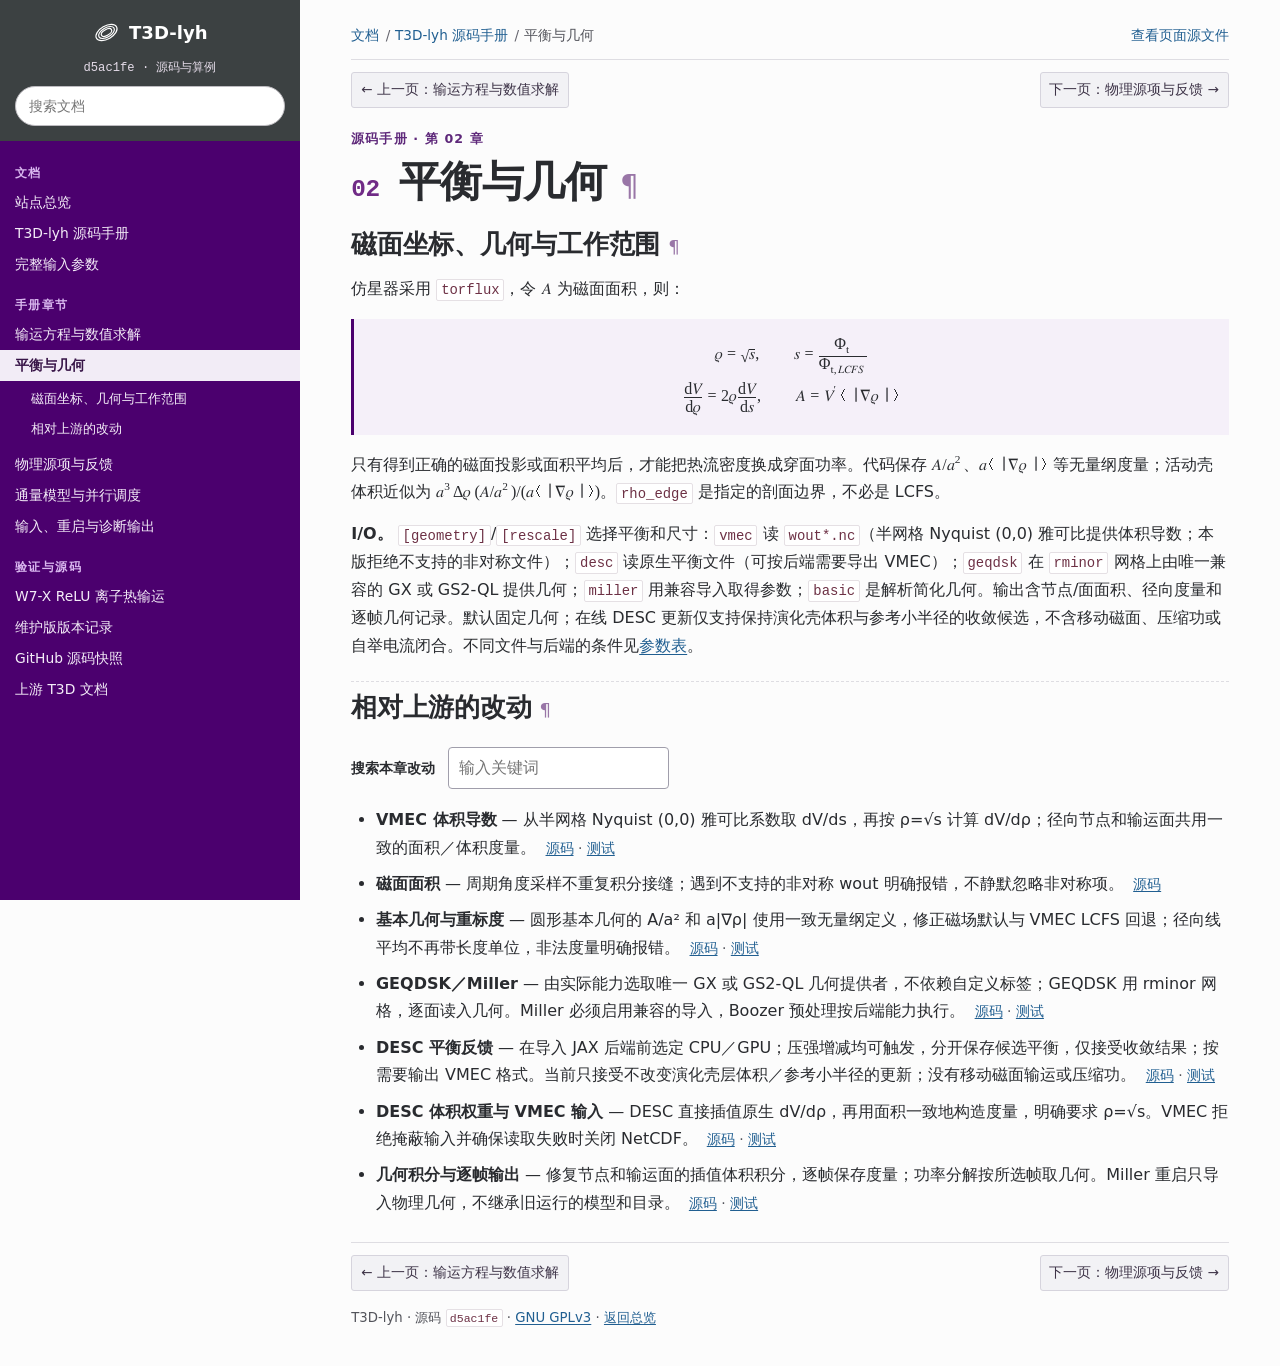
<file: Source-Code/geometry.html>
<!doctype html>
<html lang="zh-CN">
<head>
  <meta charset="utf-8">
  <meta name="viewport" content="width=device-width, initial-scale=1">
  <meta name="description" content="T3D-lyh · 平衡与几何：VMEC／DESC 等几何输入、磁通坐标、磁面面积和壳层体积。">
  <link rel="canonical" href="https://yihui-l.github.io/T3D-websites/Source-Code/geometry.html">
  <title>平衡与几何 · T3D-lyh 源码手册</title>
  <link rel="stylesheet" href="styles.css">
  <script defer src="search.js"></script>
  <script defer src="docs-ui.js"></script>
</head>
<body>
<a class="skip-link" href="#main">跳到正文</a>
<div class="doc-mobile">
  <button type="button" data-doc-toggle aria-controls="doc-sidebar" aria-expanded="false" hidden>☰ 目录</button>
  <a href="home.html">T3D-lyh</a>
</div>
<aside class="doc-sidebar sidebar" id="doc-sidebar" aria-label="文档侧栏">
  <div class="side-head">
    <a href="home.html" class="side-brand"><svg viewBox="0 0 40 40" fill="none" stroke="currentColor" stroke-width="1.6" aria-hidden="true"><ellipse cx="20" cy="20" rx="16" ry="9" transform="rotate(-30 20 20)"/><ellipse cx="20" cy="20" rx="12" ry="6.5" transform="rotate(-30 20 20)"/><ellipse cx="20" cy="20" rx="7.9" ry="4" transform="rotate(-30 20 20)"/></svg>T3D-lyh</a>
    <p class="side-version">d5ac1fe · 源码与算例</p>
    <form class="side-search" role="search" action="search.html" method="get">
      <input type="search" name="q" placeholder="搜索文档" aria-label="搜索全部文档" required>
    </form>
  </div>
  <nav class="side-toc" aria-label="分组导航"><p>文档</p><ul><li><a href="home.html">站点总览</a></li><li><a href="./">T3D-lyh 源码手册</a></li><li><a href="parameters.html">完整输入参数</a></li></ul><p>手册章节</p><ul class="side-chapters"><li><a href="transport.html">输运方程与数值求解</a></li><li><a href="geometry.html" aria-current="page">平衡与几何</a><ul class="side-sections"><li><a href="#overview">磁面坐标、几何与工作范围</a></li><li><a href="#changes">相对上游的改动</a></li></ul></li><li><a href="physics.html">物理源项与反馈</a></li><li><a href="closures.html">通量模型与并行调度</a></li><li><a href="io.html">输入、重启与诊断输出</a></li></ul><p>验证与源码</p><ul><li><a href="../W7X-ReLU-lyh/">W7-X ReLU 离子热输运</a></li><li><a href="SOURCE_VERSION.md">维护版版本记录</a></li><li><a href="https://github.com/Yihui-L/T3D-websites/tree/main/Source-Code/T3D-lyh">GitHub 源码快照</a></li><li><a href="https://t3d.readthedocs.io/en/latest/">上游 T3D 文档</a></li></ul></nav>
</aside>
<div class="doc-body" id="top">
  <div class="doc-sheet">
    <nav class="crumbs" aria-label="面包屑"><ol><li><a href="home.html">文档</a></li><li><a href="./">T3D-lyh 源码手册</a></li><li aria-current="page">平衡与几何</li></ol><a href="https://github.com/Yihui-L/T3D-websites/blob/main/Source-Code/geometry.html">查看页面源文件</a></nav>
    <nav class="page-turn top" aria-label="顶部前后页"><a href="transport.html" rel="prev">← 上一页：输运方程与数值求解</a><a href="physics.html" rel="next" class="doc-next">下一页：物理源项与反馈 →</a></nav>
    <main class="document" id="main">
      <p class="doc-kind">源码手册 · 第 02 章</p>
<section id="geometry" class="manual-chapter" aria-labelledby="geometry-title">
  <h1 id="geometry-title"><span class="chapter-number">02</span> 平衡与几何<a href="#geometry" class="headerlink" aria-label="本章链接">¶</a></h1>
  <div class="module-guide">
<h2 id="overview">磁面坐标、几何与工作范围<a href="#overview" class="headerlink" aria-label="本段链接">¶</a></h2>
<p>仿星器采用 <code>torflux</code>，令 <math xmlns="http://www.w3.org/1998/Math/MathML"><semantics><mrow><mi>A</mi></mrow><annotation encoding="application/x-tex">A</annotation></semantics></math> 为磁面面积，则：</p>
<div class="formula" role="region" aria-label="环向磁通坐标和磁面几何" tabindex="0">
<math xmlns="http://www.w3.org/1998/Math/MathML" display="block"><semantics><mrow><mi>ρ</mi><mo>=</mo><msqrt><mi>s</mi></msqrt><mo separator="true">,</mo><mspace width="2em"/><mi>s</mi><mo>=</mo><mfrac><msub><mi mathvariant="normal">Φ</mi><mi mathvariant="normal">t</mi></msub><msub><mi mathvariant="normal">Φ</mi><mrow><mi mathvariant="normal">t</mi><mo separator="true">,</mo><mi>L</mi><mi>C</mi><mi>F</mi><mi>S</mi></mrow></msub></mfrac></mrow><annotation encoding="application/x-tex">\rho=\sqrt{s},\qquad s=\frac{\Phi_{\mathrm t}}{\Phi_{\mathrm t,LCFS}}</annotation></semantics></math>
<math xmlns="http://www.w3.org/1998/Math/MathML" display="block"><semantics><mrow><mfrac><mrow><mi mathvariant="normal">d</mi><mi>V</mi></mrow><mrow><mi mathvariant="normal">d</mi><mi>ρ</mi></mrow></mfrac><mo>=</mo><mn>2</mn><mi>ρ</mi><mfrac><mrow><mi mathvariant="normal">d</mi><mi>V</mi></mrow><mrow><mi mathvariant="normal">d</mi><mi>s</mi></mrow></mfrac><mo separator="true">,</mo><mspace width="2em"/><mi>A</mi><mo>=</mo><msup><mi>V</mi><mo mathvariant="normal" lspace="0em" rspace="0em">′</mo></msup><mo stretchy="false">⟨</mo><mo stretchy="false">∣</mo><mi mathvariant="normal">∇</mi><mi>ρ</mi><mo stretchy="false">∣</mo><mo stretchy="false">⟩</mo></mrow><annotation encoding="application/x-tex">\frac{\mathrm d V}{\mathrm d\rho}=2\rho\frac{\mathrm d V}{\mathrm ds},\qquad A=V&#x27;\langle\lvert\nabla\rho\rvert\rangle</annotation></semantics></math>
</div>
<p>只有得到正确的磁面投影或面积平均后，才能把热流密度换成穿面功率。代码保存 <math xmlns="http://www.w3.org/1998/Math/MathML"><semantics><mrow><mi>A</mi><mi mathvariant="normal">/</mi><msup><mi>a</mi><mn>2</mn></msup></mrow><annotation encoding="application/x-tex">A/a^2</annotation></semantics></math>、<math xmlns="http://www.w3.org/1998/Math/MathML"><semantics><mrow><mi>a</mi><mo stretchy="false">⟨</mo><mo stretchy="false">∣</mo><mi mathvariant="normal">∇</mi><mi>ρ</mi><mo stretchy="false">∣</mo><mo stretchy="false">⟩</mo></mrow><annotation encoding="application/x-tex">a\langle\lvert\nabla\rho\rvert\rangle</annotation></semantics></math> 等无量纲度量；活动壳体积近似为 <math xmlns="http://www.w3.org/1998/Math/MathML"><semantics><mrow><msup><mi>a</mi><mn>3</mn></msup><mi mathvariant="normal">Δ</mi><mi>ρ</mi><mtext> </mtext><mo stretchy="false">(</mo><mi>A</mi><mi mathvariant="normal">/</mi><msup><mi>a</mi><mn>2</mn></msup><mo stretchy="false">)</mo><mi mathvariant="normal">/</mi><mo stretchy="false">(</mo><mi>a</mi><mo stretchy="false">⟨</mo><mo stretchy="false">∣</mo><mi mathvariant="normal">∇</mi><mi>ρ</mi><mo stretchy="false">∣</mo><mo stretchy="false">⟩</mo><mo stretchy="false">)</mo></mrow><annotation encoding="application/x-tex">a^3\Delta\rho\,(A/a^2)/(a\langle\lvert\nabla\rho\rvert\rangle)</annotation></semantics></math>。<code>rho_edge</code> 是指定的剖面边界，不必是 LCFS。</p>
<p><strong>I/O。</strong> <code>[geometry]</code>/<code>[rescale]</code> 选择平衡和尺寸：<code>vmec</code> 读 <code>wout*.nc</code>（半网格 Nyquist (0,0) 雅可比提供体积导数；本版拒绝不支持的非对称文件）；<code>desc</code> 读原生平衡文件（可按后端需要导出 VMEC）；<code>geqdsk</code> 在 <code>rminor</code> 网格上由唯一兼容的 GX 或 GS2-QL 提供几何；<code>miller</code> 用兼容导入取得参数；<code>basic</code> 是解析简化几何。输出含节点/面面积、径向度量和逐帧几何记录。默认固定几何；在线 DESC 更新仅支持保持演化壳体积与参考小半径的收敛候选，不含移动磁面、压缩功或自举电流闭合。不同文件与后端的条件见<a href="parameters.html">参数表</a>。</p>
  </div>
  <h2 id="changes" class="change-title">相对上游的改动<a href="#changes" class="headerlink" aria-label="本段链接">¶</a></h2>

  <form class="toolbar" role="search" aria-label="搜索本章改动" hidden>
    <label for="search">搜索本章改动</label>
    <input id="search" type="search" placeholder="输入关键词" autocomplete="off" aria-controls="chapter-change-items">
    <output id="search-status" for="search" role="status" aria-live="polite"></output>
  </form>
  <ul class="changes" id="chapter-change-items">
    <li><strong>VMEC 体积导数</strong> — 从半网格 Nyquist (0,0) 雅可比系数取 dV/ds，再按 ρ=√s 计算 dV/dρ；径向节点和输运面共用一致的面积／体积度量。
      <span class="ref"><a aria-label="VMEC 体积导数：源码" href="https://github.com/Yihui-L/T3D-websites/blob/main/Source-Code/T3D-lyh/t3d/geometry_models/VMEC.py">源码</a> · <a aria-label="VMEC 体积导数：测试" href="https://github.com/Yihui-L/T3D-websites/blob/main/Source-Code/T3D-lyh/tests/unit/test_vmec_source_balance.py">测试</a></span></li>
    <li><strong>磁面面积</strong> — 周期角度采样不重复积分接缝；遇到不支持的非对称 wout 明确报错，不静默忽略非对称项。
      <span class="ref"><a aria-label="磁面面积：源码" href="https://github.com/Yihui-L/T3D-websites/blob/main/Source-Code/T3D-lyh/t3d/geometry_models/VMEC.py">源码</a></span></li>
    <li><strong>基本几何与重标度</strong> — 圆形基本几何的 A/a² 和 a|∇ρ| 使用一致无量纲定义，修正磁场默认与 VMEC LCFS 回退；径向线平均不再带长度单位，非法度量明确报错。
      <span class="ref"><a aria-label="基本几何与重标度：源码" href="https://github.com/Yihui-L/T3D-websites/blob/main/Source-Code/T3D-lyh/t3d/Geometry.py">源码</a> · <a aria-label="基本几何与重标度：测试" href="https://github.com/Yihui-L/T3D-websites/blob/main/Source-Code/T3D-lyh/tests/unit/test_driver_transactions.py">测试</a></span></li>
    <li><strong>GEQDSK／Miller</strong> — 由实际能力选取唯一 GX 或 GS2-QL 几何提供者，不依赖自定义标签；GEQDSK 用 rminor 网格，逐面读入几何。Miller 必须启用兼容的导入，Boozer 预处理按后端能力执行。
      <span class="ref"><a aria-label="GEQDSK／Miller：源码" href="https://github.com/Yihui-L/T3D-websites/blob/main/Source-Code/T3D-lyh/t3d/Geometry.py">源码</a> · <a aria-label="GEQDSK／Miller：测试" href="https://github.com/Yihui-L/T3D-websites/blob/main/Source-Code/T3D-lyh/tests/unit/test_gs2_ql_geometry_and_metric.py">测试</a></span></li>
    <li><strong>DESC 平衡反馈</strong> — 在导入 JAX 后端前选定 CPU／GPU；压强增减均可触发，分开保存候选平衡，仅接受收敛结果；按需要输出 VMEC 格式。当前只接受不改变演化壳层体积／参考小半径的更新；没有移动磁面输运或压缩功。
      <span class="ref"><a aria-label="DESC 平衡反馈：源码" href="https://github.com/Yihui-L/T3D-websites/blob/main/Source-Code/T3D-lyh/t3d/geometry_models/DESC.py">源码</a> · <a aria-label="DESC 平衡反馈：测试" href="https://github.com/Yihui-L/T3D-websites/blob/main/Source-Code/T3D-lyh/tests/unit/test_geometry_balance_interfaces.py">测试</a></span></li>
    <li><strong>DESC 体积权重与 VMEC 输入</strong> — DESC 直接插值原生 dV/dρ，再用面积一致地构造度量，明确要求 ρ=√s。VMEC 拒绝掩蔽输入并确保读取失败时关闭 NetCDF。<span class="ref"> <a aria-label="DESC 体积权重与 VMEC 输入：源码" href="https://github.com/Yihui-L/T3D-websites/blob/main/Source-Code/T3D-lyh/t3d/Geometry.py">源码</a> · <a aria-label="DESC 体积权重与 VMEC 输入：测试" href="https://github.com/Yihui-L/T3D-websites/blob/main/Source-Code/T3D-lyh/tests/unit/test_iterative_io.py">测试</a></span></li>
    <li><strong>几何积分与逐帧输出</strong> — 修复节点和输运面的插值体积积分，逐帧保存度量；功率分解按所选帧取几何。Miller 重启只导入物理几何，不继承旧运行的模型和目录。<span class="ref"> <a aria-label="几何积分与逐帧输出：源码" href="https://github.com/Yihui-L/T3D-websites/blob/main/Source-Code/T3D-lyh/t3d/Geometry.py">源码</a> · <a aria-label="几何积分与逐帧输出：测试" href="https://github.com/Yihui-L/T3D-websites/blob/main/Source-Code/T3D-lyh/tests/unit/test_iterative_io.py">测试</a></span></li>
  </ul>
</section>
    </main>
    <nav class="page-turn bottom" aria-label="底部前后页"><a href="transport.html" rel="prev">← 上一页：输运方程与数值求解</a><a href="physics.html" rel="next" class="doc-next">下一页：物理源项与反馈 →</a></nav>
    <footer class="doc-footer">T3D-lyh · 源码 <code>d5ac1fe</code> · <a href="GPL-3.0.txt">GNU GPLv3</a> · <a href="home.html">返回总览</a></footer>
  </div>
</div>
</body>
</html>
</file>
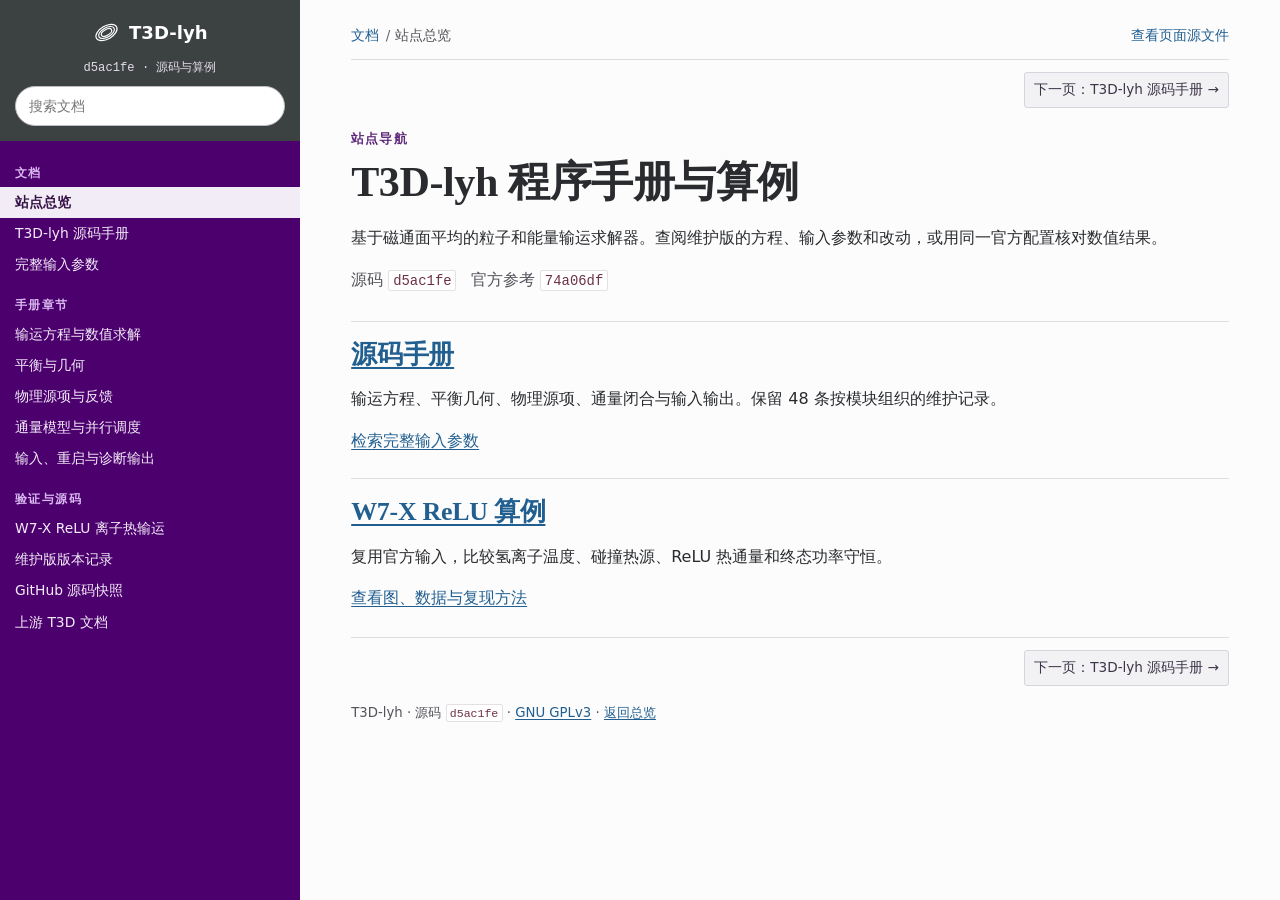
<file: Source-Code/home.html>
<!doctype html>
<html lang="zh-CN">
<head>
  <meta charset="utf-8">
  <meta name="viewport" content="width=device-width, initial-scale=1">
  <meta name="description" content="T3D-lyh · 站点总览">
  <link rel="canonical" href="https://yihui-l.github.io/T3D-websites/Source-Code/home.html">
  <title>站点总览 · 文档</title>
  <link rel="stylesheet" href="styles.css">

  <script defer src="docs-ui.js"></script>
</head>
<body>
<a class="skip-link" href="#main">跳到正文</a>
<div class="doc-mobile">
  <button type="button" data-doc-toggle aria-controls="doc-sidebar" aria-expanded="false" hidden>☰ 目录</button>
  <a href="home.html">T3D-lyh</a>
</div>
<aside class="doc-sidebar sidebar" id="doc-sidebar" aria-label="文档侧栏">
  <div class="side-head">
    <a href="home.html" class="side-brand"><svg viewBox="0 0 40 40" fill="none" stroke="currentColor" stroke-width="1.6" aria-hidden="true"><ellipse cx="20" cy="20" rx="16" ry="9" transform="rotate(-30 20 20)"/><ellipse cx="20" cy="20" rx="12" ry="6.5" transform="rotate(-30 20 20)"/><ellipse cx="20" cy="20" rx="7.9" ry="4" transform="rotate(-30 20 20)"/></svg>T3D-lyh</a>
    <p class="side-version">d5ac1fe · 源码与算例</p>
    <form class="side-search" role="search" action="search.html" method="get">
      <input type="search" name="q" placeholder="搜索文档" aria-label="搜索全部文档" required>
    </form>
  </div>
  <nav class="side-toc" aria-label="分组导航"><p>文档</p><ul><li><a href="home.html" aria-current="page">站点总览</a></li><li><a href="./">T3D-lyh 源码手册</a></li><li><a href="parameters.html">完整输入参数</a></li></ul><p>手册章节</p><ul class="side-chapters"><li><a href="transport.html">输运方程与数值求解</a></li><li><a href="geometry.html">平衡与几何</a></li><li><a href="physics.html">物理源项与反馈</a></li><li><a href="closures.html">通量模型与并行调度</a></li><li><a href="io.html">输入、重启与诊断输出</a></li></ul><p>验证与源码</p><ul><li><a href="../W7X-ReLU-lyh/">W7-X ReLU 离子热输运</a></li><li><a href="SOURCE_VERSION.md">维护版版本记录</a></li><li><a href="https://github.com/Yihui-L/T3D-websites/tree/main/Source-Code/T3D-lyh">GitHub 源码快照</a></li><li><a href="https://t3d.readthedocs.io/en/latest/">上游 T3D 文档</a></li></ul></nav>
</aside>
<div class="doc-body" id="top">
  <div class="doc-sheet">
    <nav class="crumbs" aria-label="面包屑"><ol><li><a href="home.html">文档</a></li><li aria-current="page">站点总览</li></ol><a href="https://github.com/Yihui-L/T3D-websites/blob/main/Source-Code/home.html">查看页面源文件</a></nav>
    <nav class="page-turn top" aria-label="顶部前后页"><a href="./" rel="next" class="doc-next">下一页：T3D-lyh 源码手册 →</a></nav>
    <main class="document" id="main">
      <p class="doc-kind">站点导航</p>
      <div class="hero">
    <p class="kicker">TRINITY3D · RADIAL TRANSPORT</p>
    <h1>T3D-lyh 程序手册与算例</h1>
    <p>基于磁通面平均的粒子和能量输运求解器。查阅维护版的方程、输入参数和改动，或用同一官方配置核对数值结果。</p>
    <ul class="facts"><li>源码 <code>d5ac1fe</code></li><li>官方参考 <code>74a06df</code></li></ul>
  </div>
  <div class="landing-grid">
    <section class="topic">
      <h2><a href="./">源码手册</a></h2>
      <p>输运方程、平衡几何、物理源项、通量闭合与输入输出。保留 48 条按模块组织的维护记录。</p>
      <p><a href="parameters.html">检索完整输入参数</a></p>
    </section>
    <section class="topic">
      <h2><a href="../W7X-ReLU-lyh/">W7-X ReLU 算例</a></h2>
      <p>复用官方输入，比较氢离子温度、碰撞热源、ReLU 热通量和终态功率守恒。</p>
      <p><a href="../W7X-ReLU-lyh/#data">查看图、数据与复现方法</a></p>
    </section>
  </div>
    </main>
    <nav class="page-turn bottom" aria-label="底部前后页"><a href="./" rel="next" class="doc-next">下一页：T3D-lyh 源码手册 →</a></nav>
    <footer class="doc-footer">T3D-lyh · 源码 <code>d5ac1fe</code> · <a href="GPL-3.0.txt">GNU GPLv3</a> · <a href="home.html">返回总览</a></footer>
  </div>
</div>
</body>
</html>
</file>
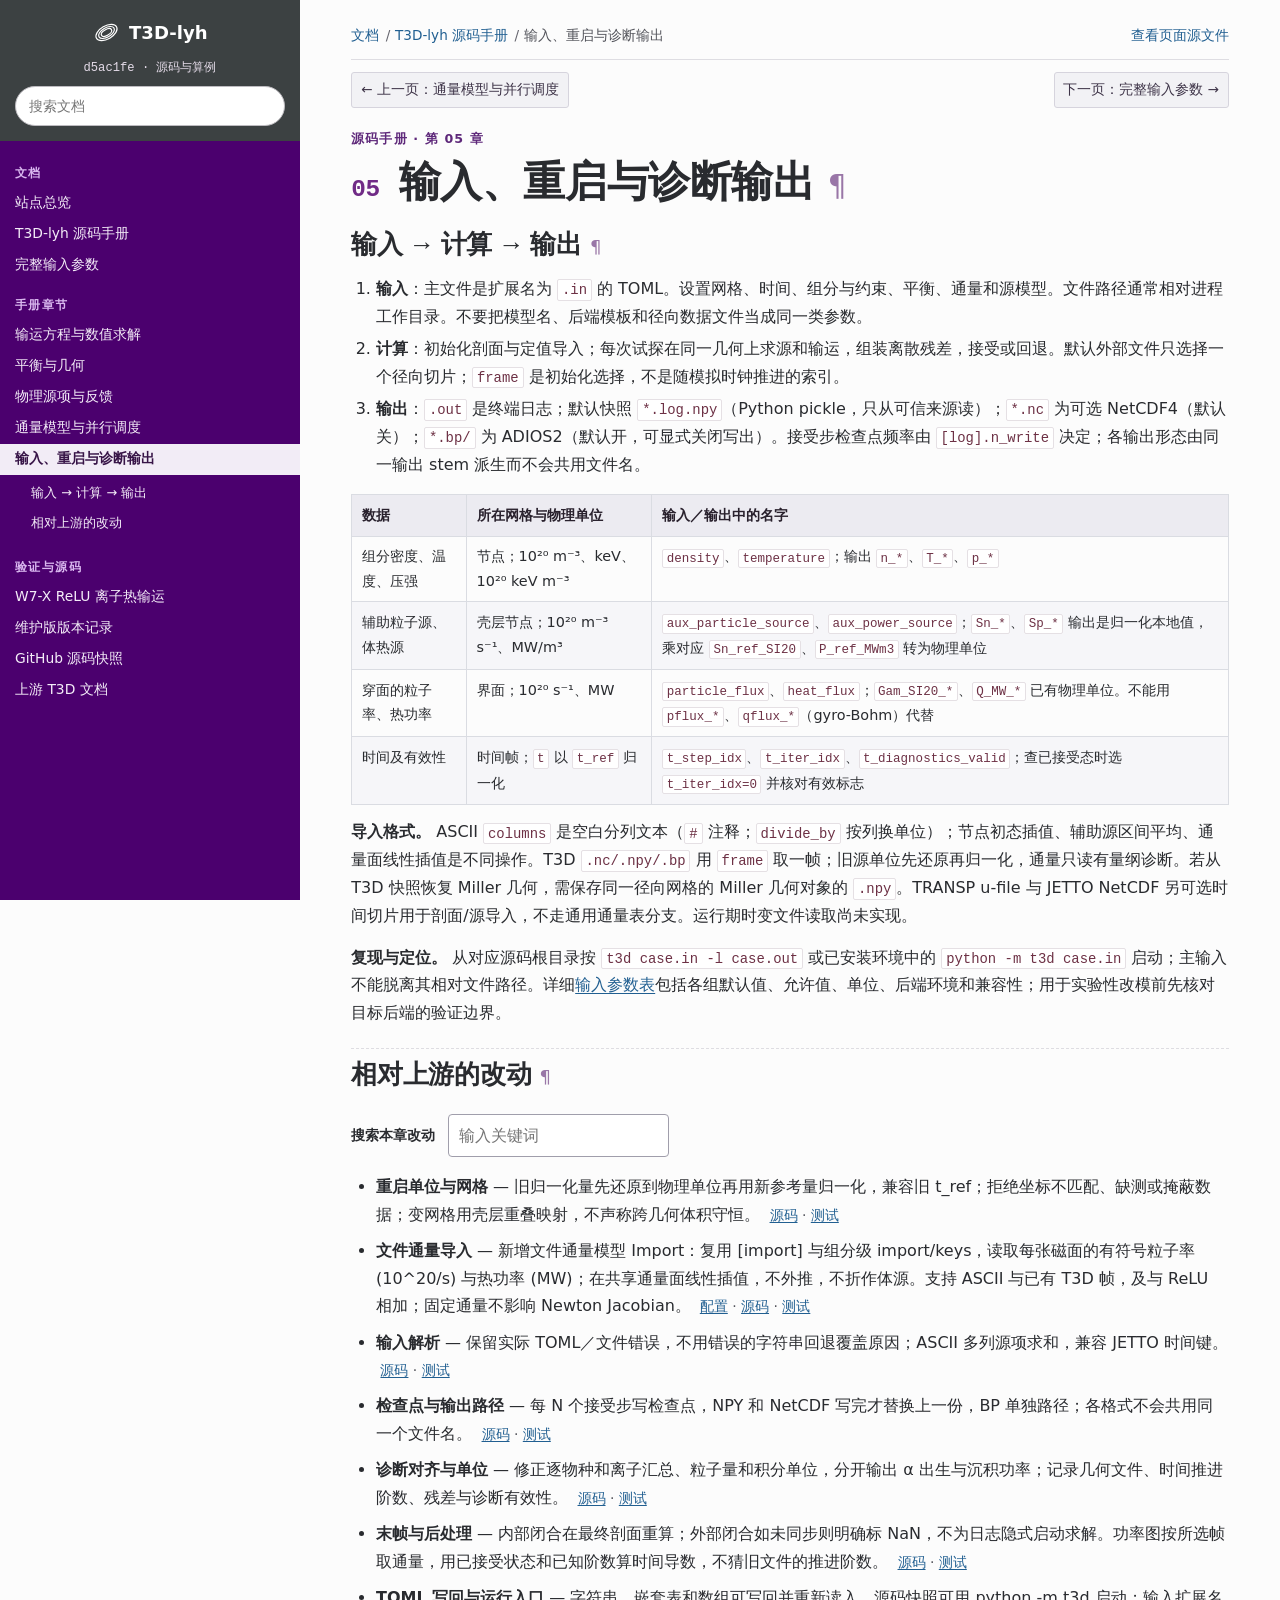
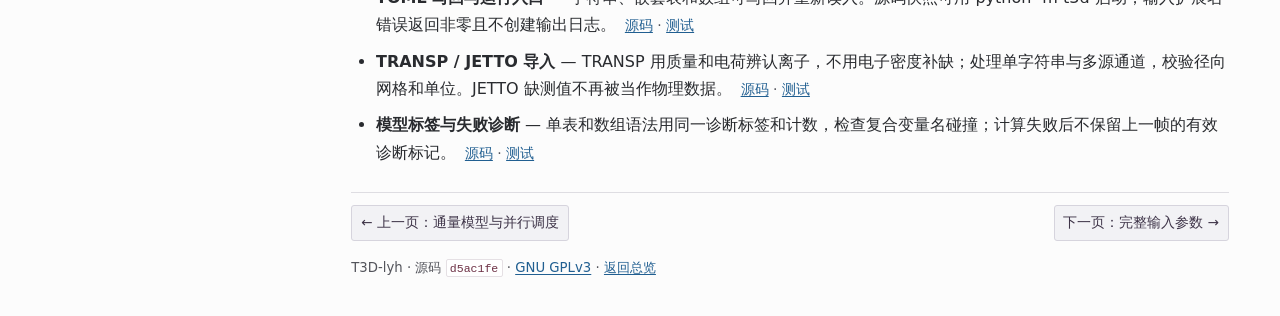
<file: Source-Code/io.html>
<!doctype html>
<html lang="zh-CN">
<head>
  <meta charset="utf-8">
  <meta name="viewport" content="width=device-width, initial-scale=1">
  <meta name="description" content="T3D-lyh · 输入、重启与诊断输出：TOML 输入、剖面与通量导入、重启、时间帧和诊断输出。">
  <link rel="canonical" href="https://yihui-l.github.io/T3D-websites/Source-Code/io.html">
  <title>输入、重启与诊断输出 · T3D-lyh 源码手册</title>
  <link rel="stylesheet" href="styles.css">
  <script defer src="search.js"></script>
  <script defer src="docs-ui.js"></script>
</head>
<body>
<a class="skip-link" href="#main">跳到正文</a>
<div class="doc-mobile">
  <button type="button" data-doc-toggle aria-controls="doc-sidebar" aria-expanded="false" hidden>☰ 目录</button>
  <a href="home.html">T3D-lyh</a>
</div>
<aside class="doc-sidebar sidebar" id="doc-sidebar" aria-label="文档侧栏">
  <div class="side-head">
    <a href="home.html" class="side-brand"><svg viewBox="0 0 40 40" fill="none" stroke="currentColor" stroke-width="1.6" aria-hidden="true"><ellipse cx="20" cy="20" rx="16" ry="9" transform="rotate(-30 20 20)"/><ellipse cx="20" cy="20" rx="12" ry="6.5" transform="rotate(-30 20 20)"/><ellipse cx="20" cy="20" rx="7.9" ry="4" transform="rotate(-30 20 20)"/></svg>T3D-lyh</a>
    <p class="side-version">d5ac1fe · 源码与算例</p>
    <form class="side-search" role="search" action="search.html" method="get">
      <input type="search" name="q" placeholder="搜索文档" aria-label="搜索全部文档" required>
    </form>
  </div>
  <nav class="side-toc" aria-label="分组导航"><p>文档</p><ul><li><a href="home.html">站点总览</a></li><li><a href="./">T3D-lyh 源码手册</a></li><li><a href="parameters.html">完整输入参数</a></li></ul><p>手册章节</p><ul class="side-chapters"><li><a href="transport.html">输运方程与数值求解</a></li><li><a href="geometry.html">平衡与几何</a></li><li><a href="physics.html">物理源项与反馈</a></li><li><a href="closures.html">通量模型与并行调度</a></li><li><a href="io.html" aria-current="page">输入、重启与诊断输出</a><ul class="side-sections"><li><a href="#overview">输入 → 计算 → 输出</a></li><li><a href="#changes">相对上游的改动</a></li></ul></li></ul><p>验证与源码</p><ul><li><a href="../W7X-ReLU-lyh/">W7-X ReLU 离子热输运</a></li><li><a href="SOURCE_VERSION.md">维护版版本记录</a></li><li><a href="https://github.com/Yihui-L/T3D-websites/tree/main/Source-Code/T3D-lyh">GitHub 源码快照</a></li><li><a href="https://t3d.readthedocs.io/en/latest/">上游 T3D 文档</a></li></ul></nav>
</aside>
<div class="doc-body" id="top">
  <div class="doc-sheet">
    <nav class="crumbs" aria-label="面包屑"><ol><li><a href="home.html">文档</a></li><li><a href="./">T3D-lyh 源码手册</a></li><li aria-current="page">输入、重启与诊断输出</li></ol><a href="https://github.com/Yihui-L/T3D-websites/blob/main/Source-Code/io.html">查看页面源文件</a></nav>
    <nav class="page-turn top" aria-label="顶部前后页"><a href="closures.html" rel="prev">← 上一页：通量模型与并行调度</a><a href="parameters.html" rel="next" class="doc-next">下一页：完整输入参数 →</a></nav>
    <main class="document" id="main">
      <p class="doc-kind">源码手册 · 第 05 章</p>
<section id="io" class="manual-chapter" aria-labelledby="io-title">
  <h1 id="io-title"><span class="chapter-number">05</span> 输入、重启与诊断输出<a href="#io" class="headerlink" aria-label="本章链接">¶</a></h1>
  <div class="module-guide">
<h2 id="overview">输入 → 计算 → 输出<a href="#overview" class="headerlink" aria-label="本段链接">¶</a></h2>
<ol>
<li><strong>输入</strong>：主文件是扩展名为 <code>.in</code> 的 TOML。设置网格、时间、组分与约束、平衡、通量和源模型。文件路径通常相对进程工作目录。不要把模型名、后端模板和径向数据文件当成同一类参数。</li>
<li><strong>计算</strong>：初始化剖面与定值导入；每次试探在同一几何上求源和输运，组装离散残差，接受或回退。默认外部文件只选择一个径向切片；<code>frame</code> 是初始化选择，不是随模拟时钟推进的索引。</li>
<li><strong>输出</strong>：<code>.out</code> 是终端日志；默认快照 <code>*.log.npy</code>（Python pickle，只从可信来源读）；<code>*.nc</code> 为可选 NetCDF4（默认关）；<code>*.bp/</code> 为 ADIOS2（默认开，可显式关闭写出）。接受步检查点频率由 <code>[log].n_write</code> 决定；各输出形态由同一输出 stem 派生而不会共用文件名。</li>
</ol>
<div class="table-scroll" tabindex="0" aria-label="横向滚动参数表"><table><thead><tr><th scope="col">数据</th><th scope="col">所在网格与物理单位</th><th scope="col">输入／输出中的名字</th></tr></thead><tbody>
<tr><td>组分密度、温度、压强</td><td>节点；10²⁰ m⁻³、keV、10²⁰ keV m⁻³</td><td><code>density</code>、<code>temperature</code>；输出 <code>n_*</code>、<code>T_*</code>、<code>p_*</code></td></tr>
<tr><td>辅助粒子源、体热源</td><td>壳层节点；10²⁰ m⁻³ s⁻¹、MW/m³</td><td><code>aux_particle_source</code>、<code>aux_power_source</code>；<code>Sn_*</code>、<code>Sp_*</code> 输出是归一化本地值，乘对应 <code>Sn_ref_SI20</code>、<code>P_ref_MWm3</code> 转为物理单位</td></tr>
<tr><td>穿面的粒子率、热功率</td><td>界面；10²⁰ s⁻¹、MW</td><td><code>particle_flux</code>、<code>heat_flux</code>；<code>Gam_SI20_*</code>、<code>Q_MW_*</code> 已有物理单位。不能用 <code>pflux_*</code>、<code>qflux_*</code>（gyro-Bohm）代替</td></tr>
<tr><td>时间及有效性</td><td>时间帧；<code>t</code> 以 <code>t_ref</code> 归一化</td><td><code>t_step_idx</code>、<code>t_iter_idx</code>、<code>t_diagnostics_valid</code>；查已接受态时选 <code>t_iter_idx=0</code> 并核对有效标志</td></tr>
</tbody></table></div>
<p><strong>导入格式。</strong> ASCII <code>columns</code> 是空白分列文本（<code>#</code> 注释；<code>divide_by</code> 按列换单位）；节点初态插值、辅助源区间平均、通量面线性插值是不同操作。T3D <code>.nc/.npy/.bp</code> 用 <code>frame</code> 取一帧；旧源单位先还原再归一化，通量只读有量纲诊断。若从 T3D 快照恢复 Miller 几何，需保存同一径向网格的 Miller 几何对象的 <code>.npy</code>。TRANSP u-file 与 JETTO NetCDF 另可选时间切片用于剖面/源导入，不走通用通量表分支。运行期时变文件读取尚未实现。</p>
<p><strong>复现与定位。</strong> 从对应源码根目录按 <code>t3d case.in -l case.out</code> 或已安装环境中的 <code>python -m t3d case.in</code> 启动；主输入不能脱离其相对文件路径。详细<a href="parameters.html">输入参数表</a>包括各组默认值、允许值、单位、后端环境和兼容性；用于实验性改模前先核对目标后端的验证边界。</p>
  </div>
  <h2 id="changes" class="change-title">相对上游的改动<a href="#changes" class="headerlink" aria-label="本段链接">¶</a></h2>

  <form class="toolbar" role="search" aria-label="搜索本章改动" hidden>
    <label for="search">搜索本章改动</label>
    <input id="search" type="search" placeholder="输入关键词" autocomplete="off" aria-controls="chapter-change-items">
    <output id="search-status" for="search" role="status" aria-live="polite"></output>
  </form>
  <ul class="changes" id="chapter-change-items">
    <li><strong>重启单位与网格</strong> — 旧归一化量先还原到物理单位再用新参考量归一化，兼容旧 t_ref；拒绝坐标不匹配、缺测或掩蔽数据；变网格用壳层重叠映射，不声称跨几何体积守恒。
      <span class="ref"><a aria-label="重启单位与网格：源码" href="https://github.com/Yihui-L/T3D-websites/blob/main/Source-Code/T3D-lyh/t3d/Import.py">源码</a> · <a aria-label="重启单位与网格：测试" href="https://github.com/Yihui-L/T3D-websites/blob/main/Source-Code/T3D-lyh/tests/unit/test_source_physics_io.py">测试</a></span></li>
    <li><strong>文件通量导入</strong> — 新增文件通量模型 Import：复用 [import] 与组分级 import/keys，读取每张磁面的有符号粒子率 (10^20/s) 与热功率 (MW)；在共享通量面线性插值，不外推，不折作体源。支持 ASCII 与已有 T3D 帧，及与 ReLU 相加；固定通量不影响 Newton Jacobian。<span class="ref"> <a href="https://github.com/Yihui-L/T3D-websites/blob/main/Source-Code/T3D-lyh/docs/FluxModels.rst">配置</a> · <a href="https://github.com/Yihui-L/T3D-websites/blob/main/Source-Code/T3D-lyh/t3d/flux_models/Import.py">源码</a> · <a href="https://github.com/Yihui-L/T3D-websites/blob/main/Source-Code/T3D-lyh/tests/unit/test_imported_flux.py">测试</a></span></li>
    <li><strong>输入解析</strong> — 保留实际 TOML／文件错误，不用错误的字符串回退覆盖原因；ASCII 多列源项求和，兼容 JETTO 时间键。
      <span class="ref"><a aria-label="输入解析：源码" href="https://github.com/Yihui-L/T3D-websites/blob/main/Source-Code/T3D-lyh/t3d/Import.py">源码</a> · <a aria-label="输入解析：测试" href="https://github.com/Yihui-L/T3D-websites/blob/main/Source-Code/T3D-lyh/tests/unit/test_import.py">测试</a></span></li>
    <li><strong>检查点与输出路径</strong> — 每 N 个接受步写检查点，NPY 和 NetCDF 写完才替换上一份，BP 单独路径；各格式不会共用同一个文件名。
      <span class="ref"><a aria-label="检查点与输出路径：源码" href="https://github.com/Yihui-L/T3D-websites/blob/main/Source-Code/T3D-lyh/t3d/TrinityIO.py">源码</a> · <a aria-label="检查点与输出路径：测试" href="https://github.com/Yihui-L/T3D-websites/blob/main/Source-Code/T3D-lyh/tests/unit/test_driver_transactions.py">测试</a></span></li>
    <li><strong>诊断对齐与单位</strong> — 修正逐物种和离子汇总、粒子量和积分单位，分开输出 α 出生与沉积功率；记录几何文件、时间推进阶数、残差与诊断有效性。
      <span class="ref"><a aria-label="诊断对齐与单位：源码" href="https://github.com/Yihui-L/T3D-websites/blob/main/Source-Code/T3D-lyh/t3d/TrinityIO.py">源码</a> · <a aria-label="诊断对齐与单位：测试" href="https://github.com/Yihui-L/T3D-websites/blob/main/Source-Code/T3D-lyh/tests/unit/test_source_physics_io.py">测试</a></span></li>
    <li><strong>末帧与后处理</strong> — 内部闭合在最终剖面重算；外部闭合如未同步则明确标 NaN，不为日志隐式启动求解。功率图按所选帧取通量，用已接受状态和已知阶数算时间导数，不猜旧文件的推进阶数。
      <span class="ref"><a aria-label="末帧与后处理：源码" href="https://github.com/Yihui-L/T3D-websites/blob/main/Source-Code/T3D-lyh/t3d/tools/source_sink_plot.py">源码</a> · <a aria-label="末帧与后处理：测试" href="https://github.com/Yihui-L/T3D-websites/blob/main/Source-Code/T3D-lyh/tests/unit/test_driver_transactions.py">测试</a></span></li>
    <li><strong>TOML 写回与运行入口</strong> — 字符串、嵌套表和数组可写回并重新读入。源码快照可用 python -m t3d 启动；输入扩展名错误返回非零且不创建输出日志。<span class="ref"> <a aria-label="TOML 写回与运行入口：源码" href="https://github.com/Yihui-L/T3D-websites/blob/main/Source-Code/T3D-lyh/t3d/TrinityIO.py">源码</a> · <a aria-label="TOML 写回与运行入口：测试" href="https://github.com/Yihui-L/T3D-websites/blob/main/Source-Code/T3D-lyh/tests/unit/test_iterative_io.py">测试</a></span></li>
    <li><strong>TRANSP / JETTO 导入</strong> — TRANSP 用质量和电荷辨认离子，不用电子密度补缺；处理单字符串与多源通道，校验径向网格和单位。JETTO 缺测值不再被当作物理数据。<span class="ref"> <a aria-label="TRANSP / JETTO 导入：源码" href="https://github.com/Yihui-L/T3D-websites/blob/main/Source-Code/T3D-lyh/t3d/Import.py">源码</a> · <a aria-label="TRANSP / JETTO 导入：测试" href="https://github.com/Yihui-L/T3D-websites/blob/main/Source-Code/T3D-lyh/tests/unit/test_iterative_io.py">测试</a></span></li>
    <li><strong>模型标签与失败诊断</strong> — 单表和数组语法用同一诊断标签和计数，检查复合变量名碰撞；计算失败后不保留上一帧的有效诊断标记。<span class="ref"> <a aria-label="模型标签与失败诊断：源码" href="https://github.com/Yihui-L/T3D-websites/blob/main/Source-Code/T3D-lyh/t3d/FluxModels.py">源码</a> · <a aria-label="模型标签与失败诊断：测试" href="https://github.com/Yihui-L/T3D-websites/blob/main/Source-Code/T3D-lyh/tests/unit/test_iterative_io.py">测试</a></span></li>
  </ul>
</section>
    </main>
    <nav class="page-turn bottom" aria-label="底部前后页"><a href="closures.html" rel="prev">← 上一页：通量模型与并行调度</a><a href="parameters.html" rel="next" class="doc-next">下一页：完整输入参数 →</a></nav>
    <footer class="doc-footer">T3D-lyh · 源码 <code>d5ac1fe</code> · <a href="GPL-3.0.txt">GNU GPLv3</a> · <a href="home.html">返回总览</a></footer>
  </div>
</div>
</body>
</html>
</file>
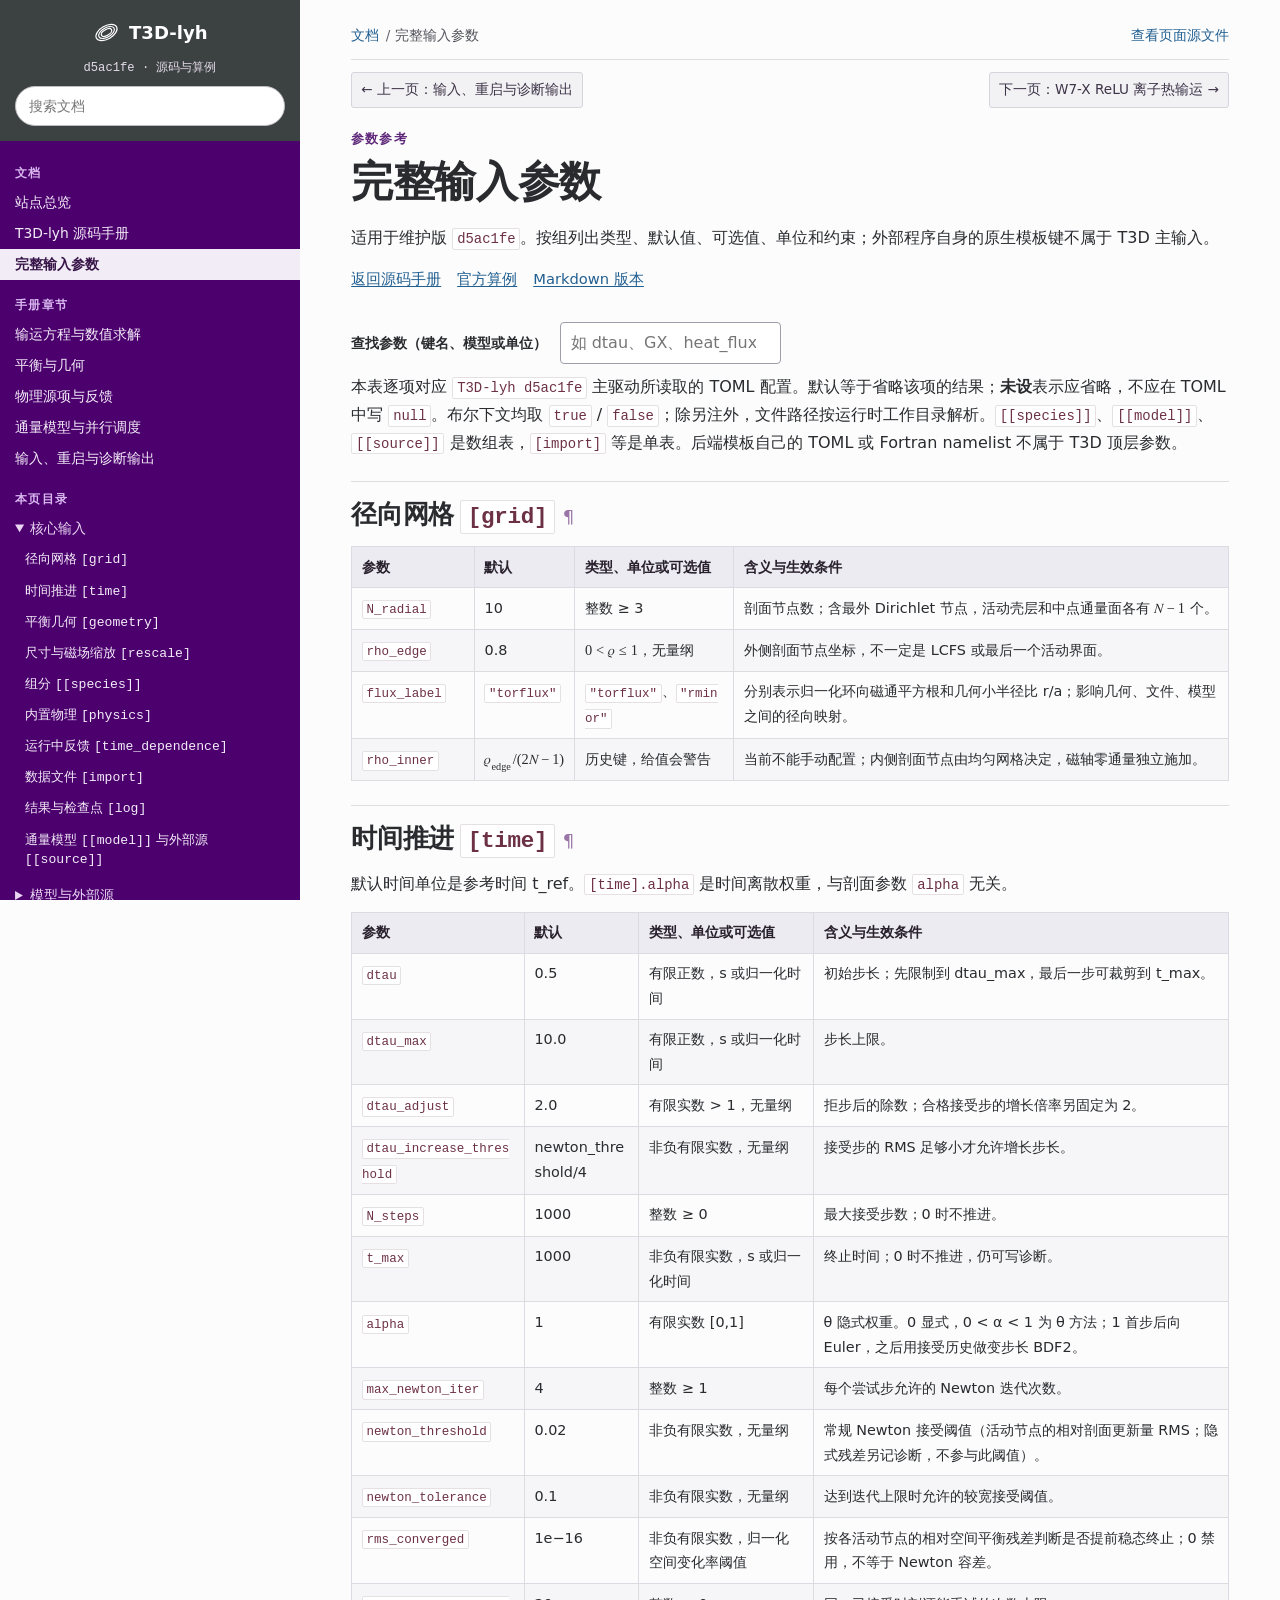
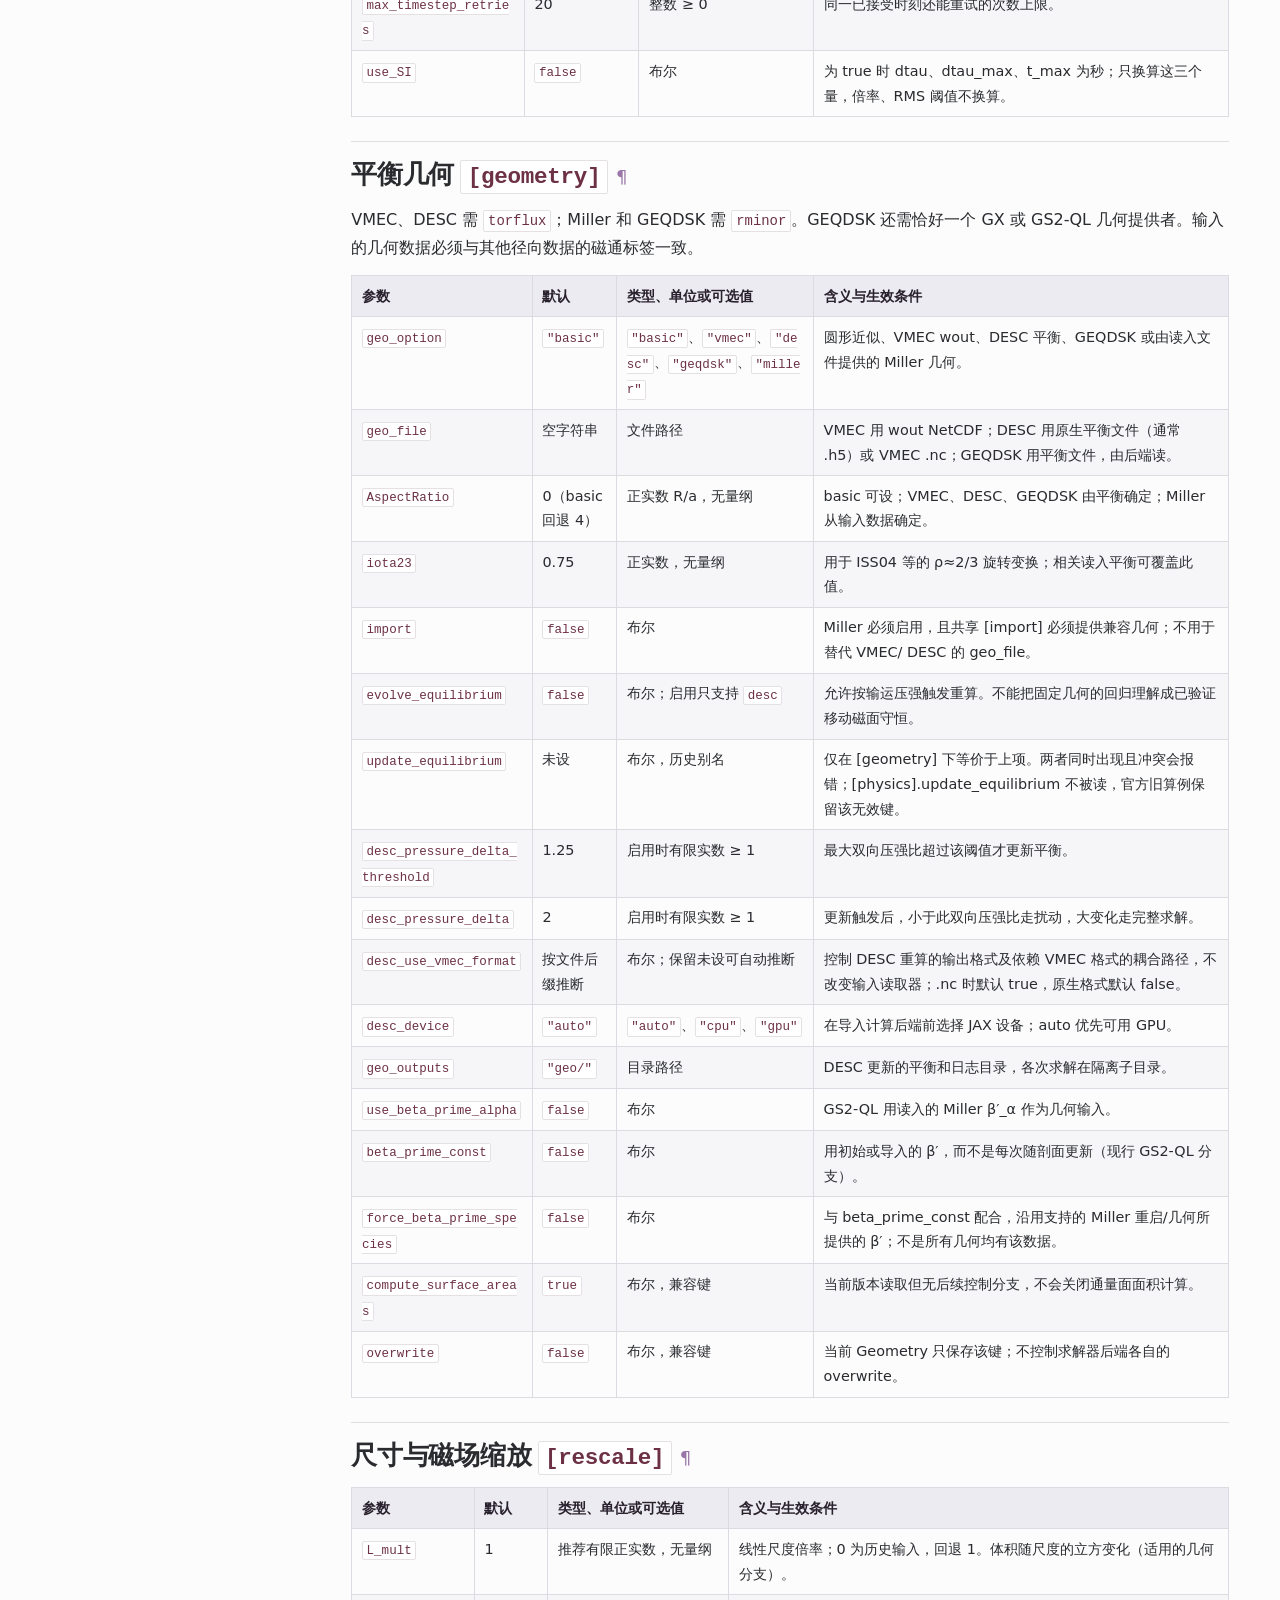
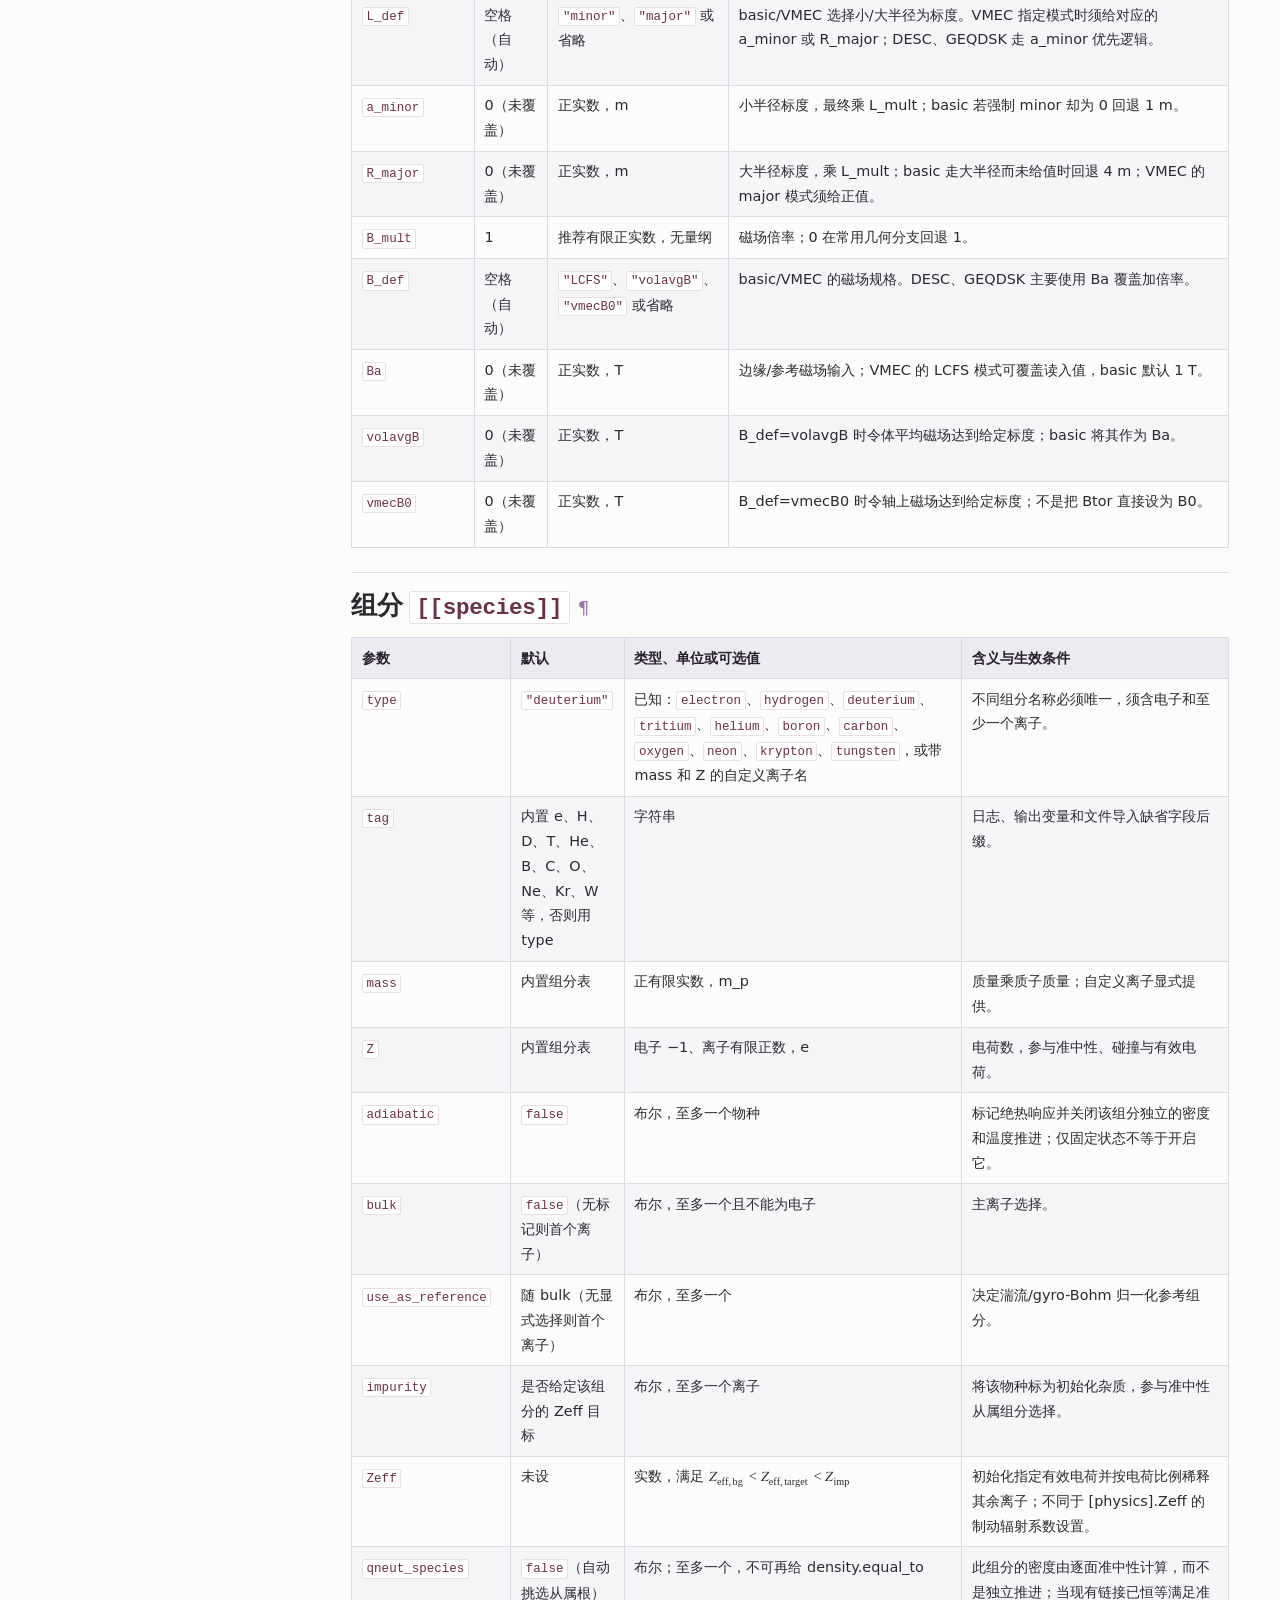
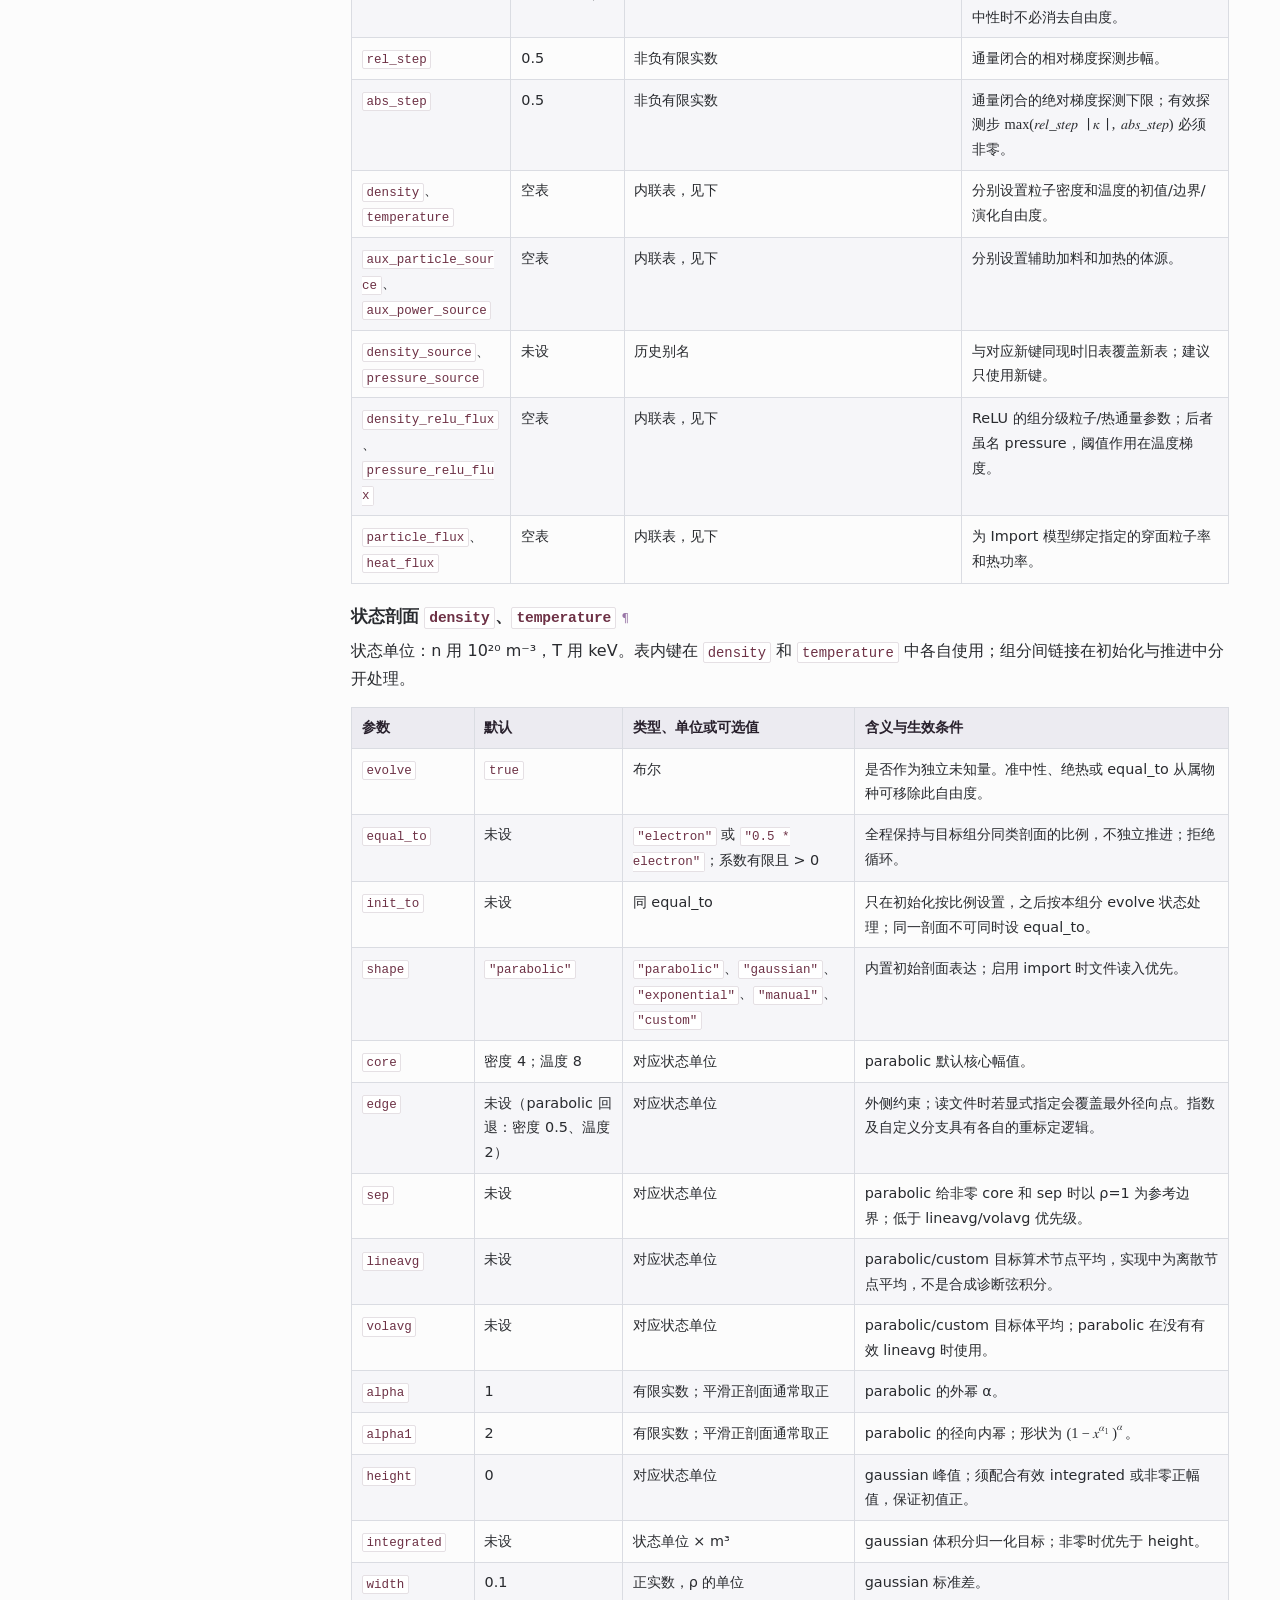
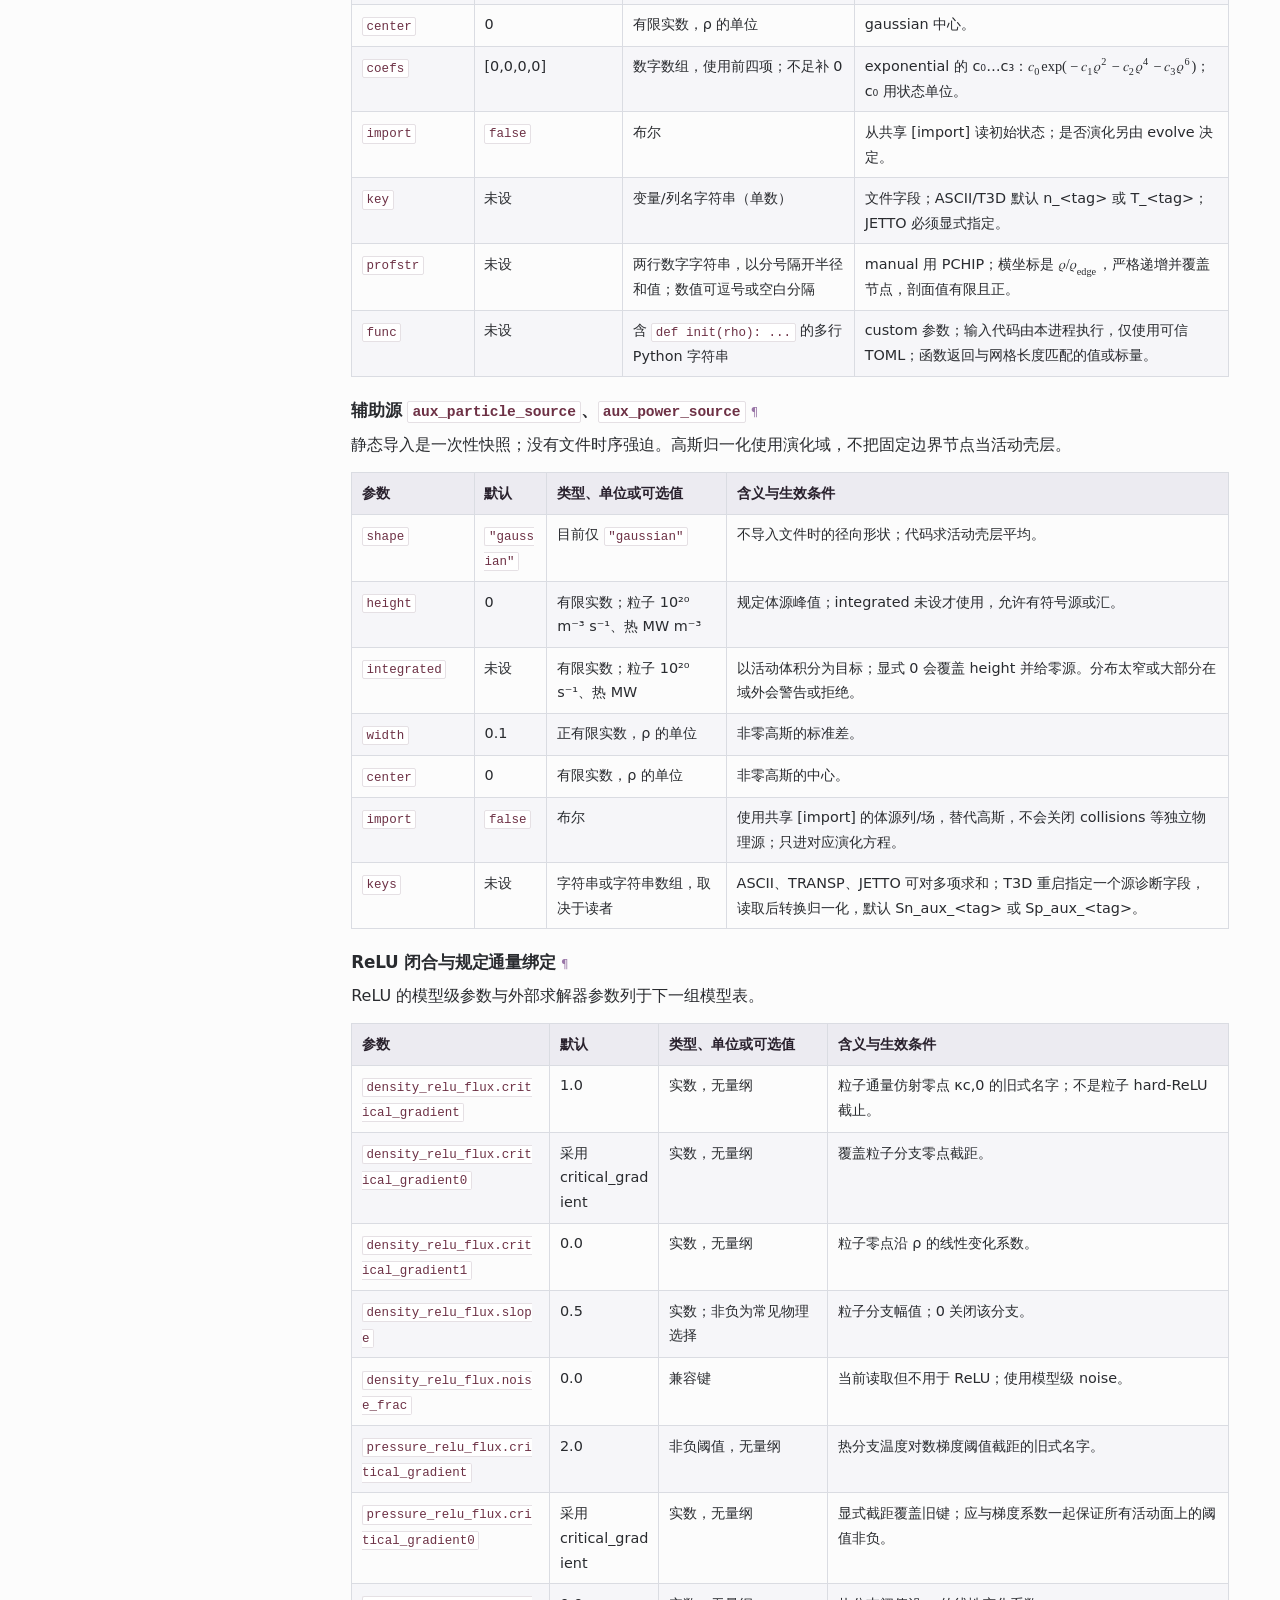
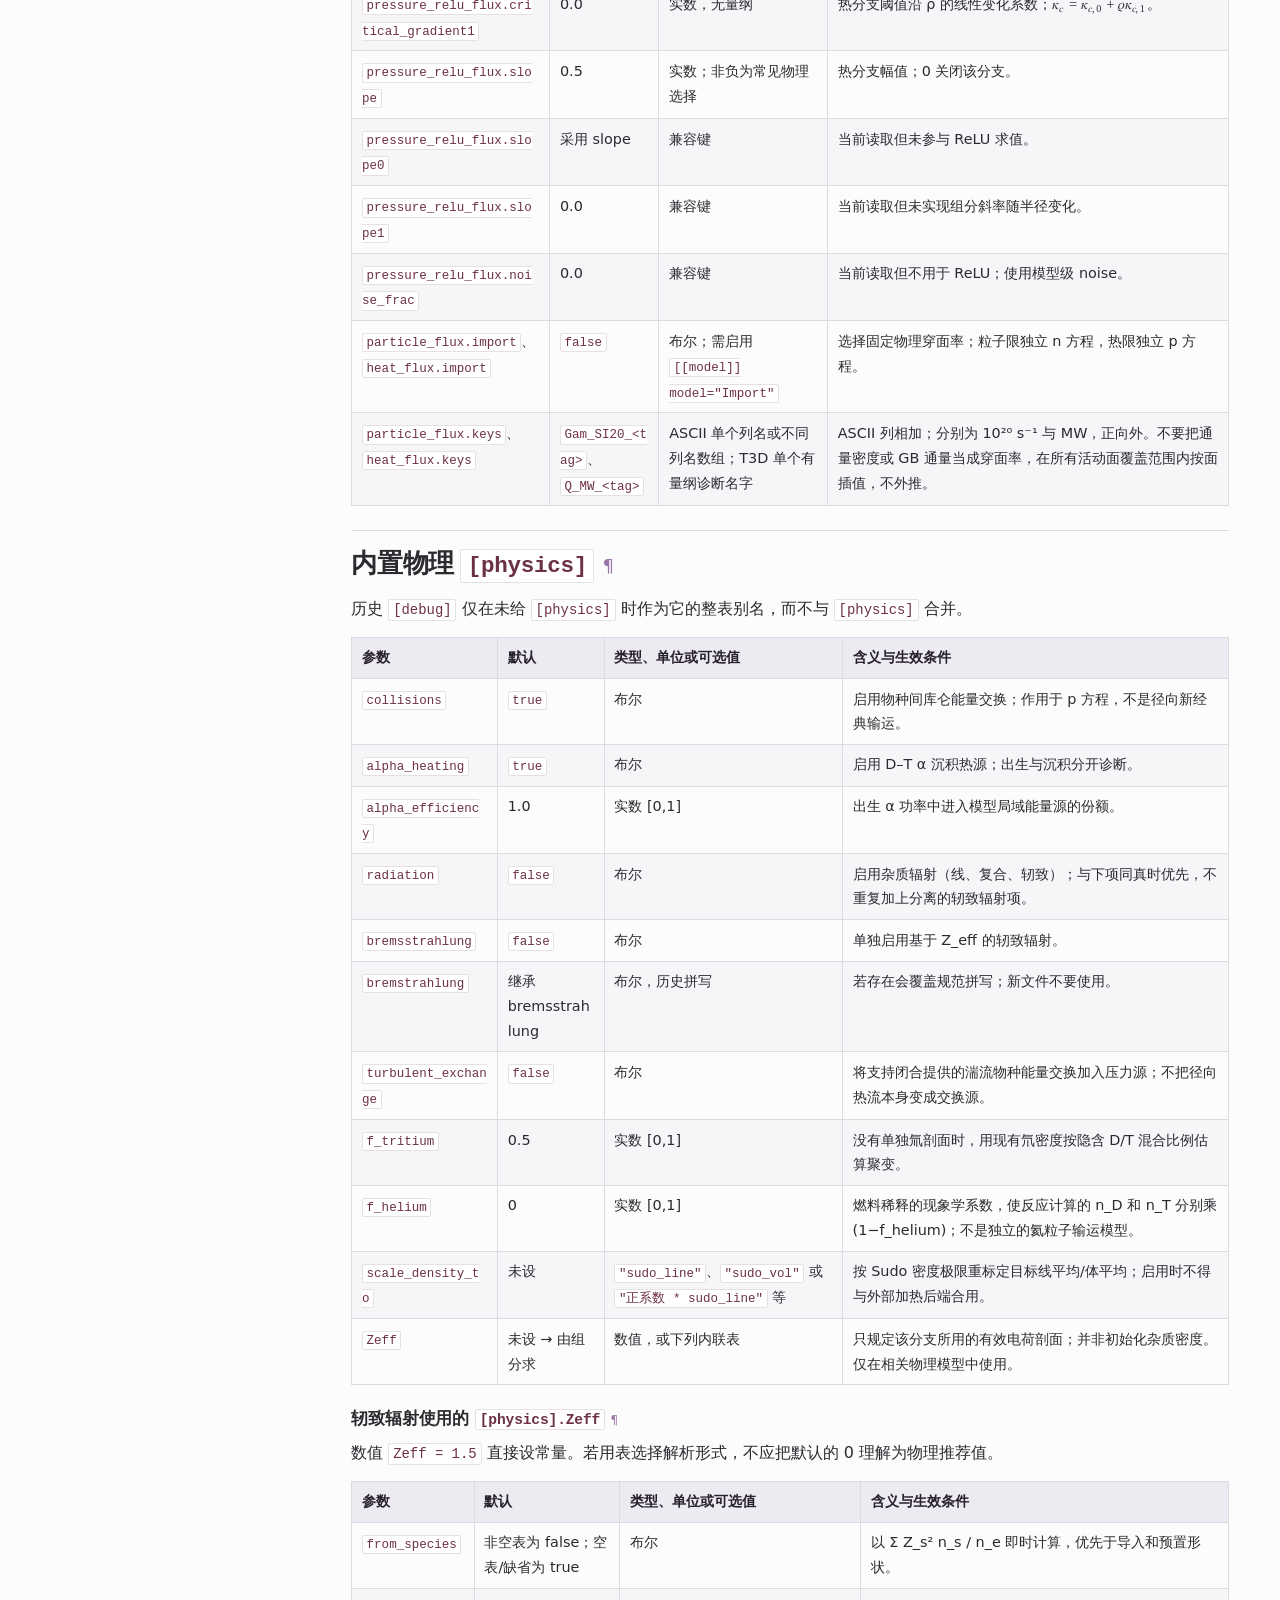
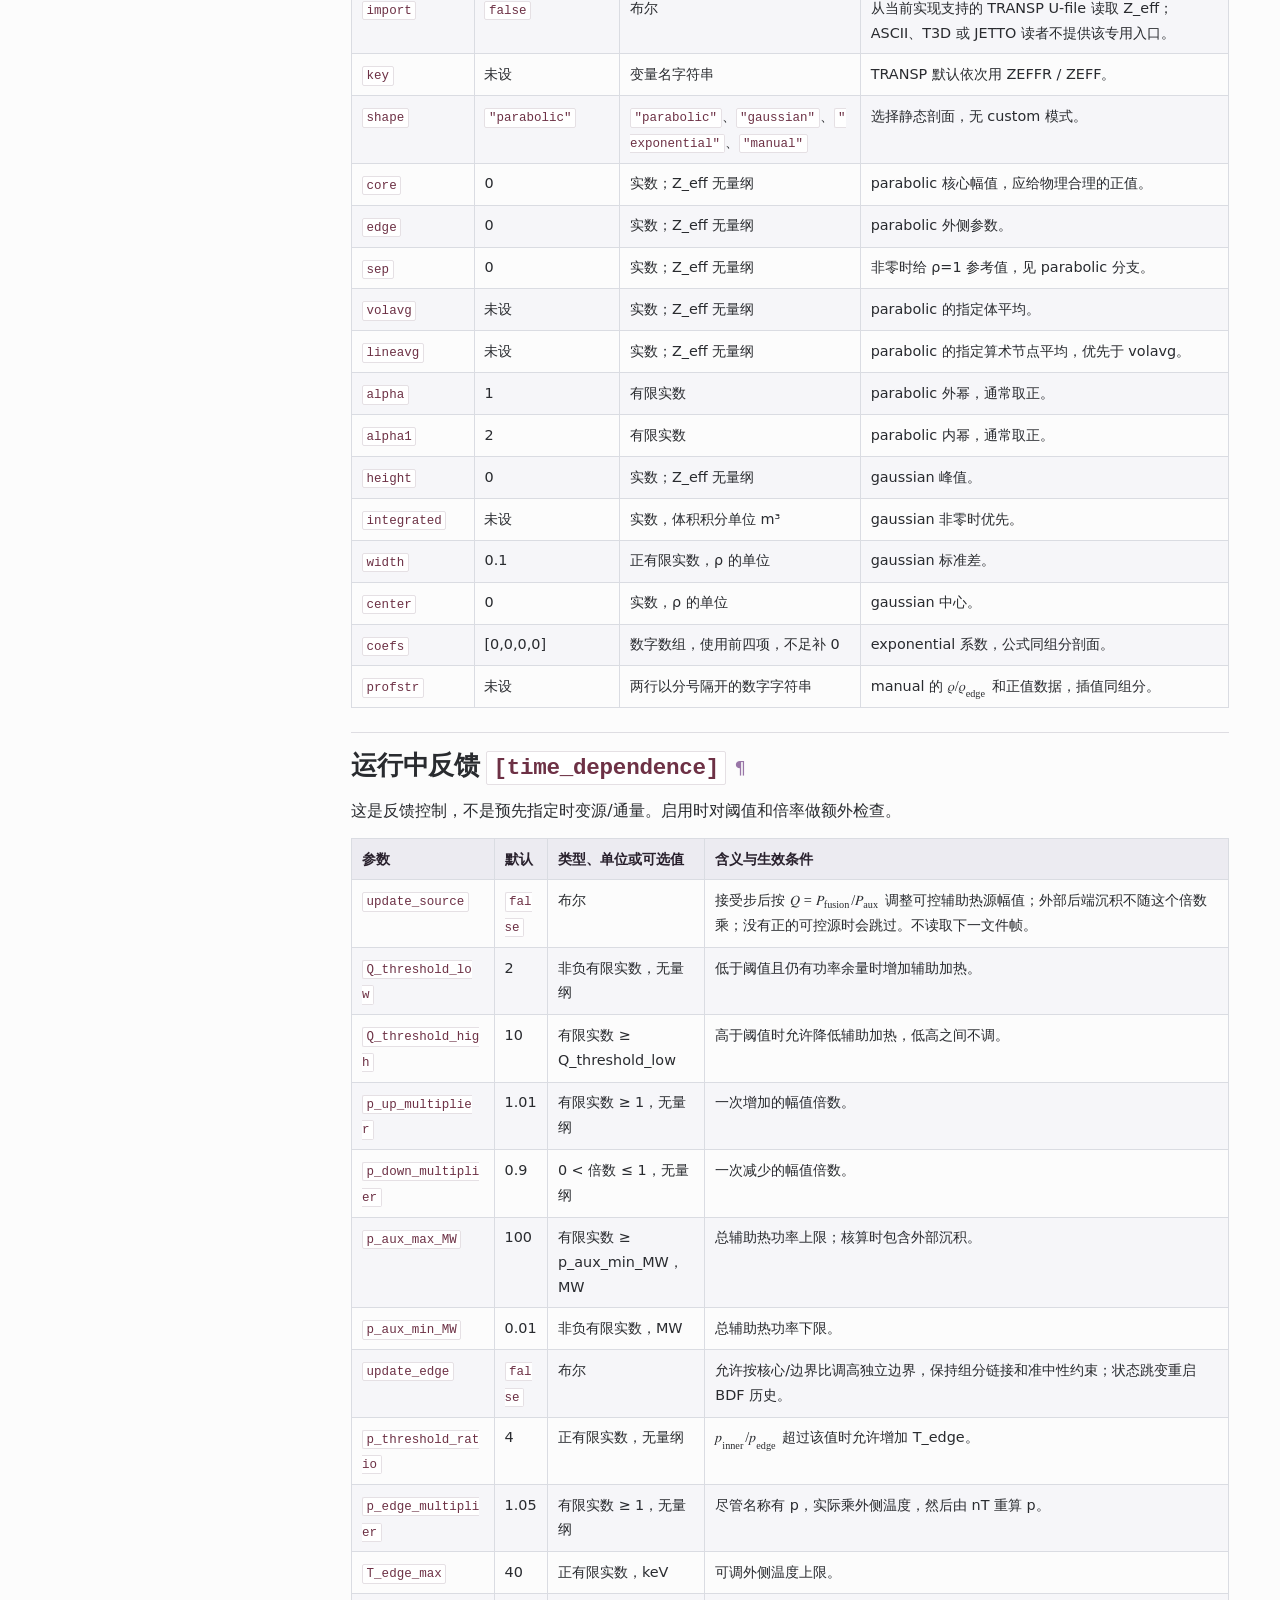
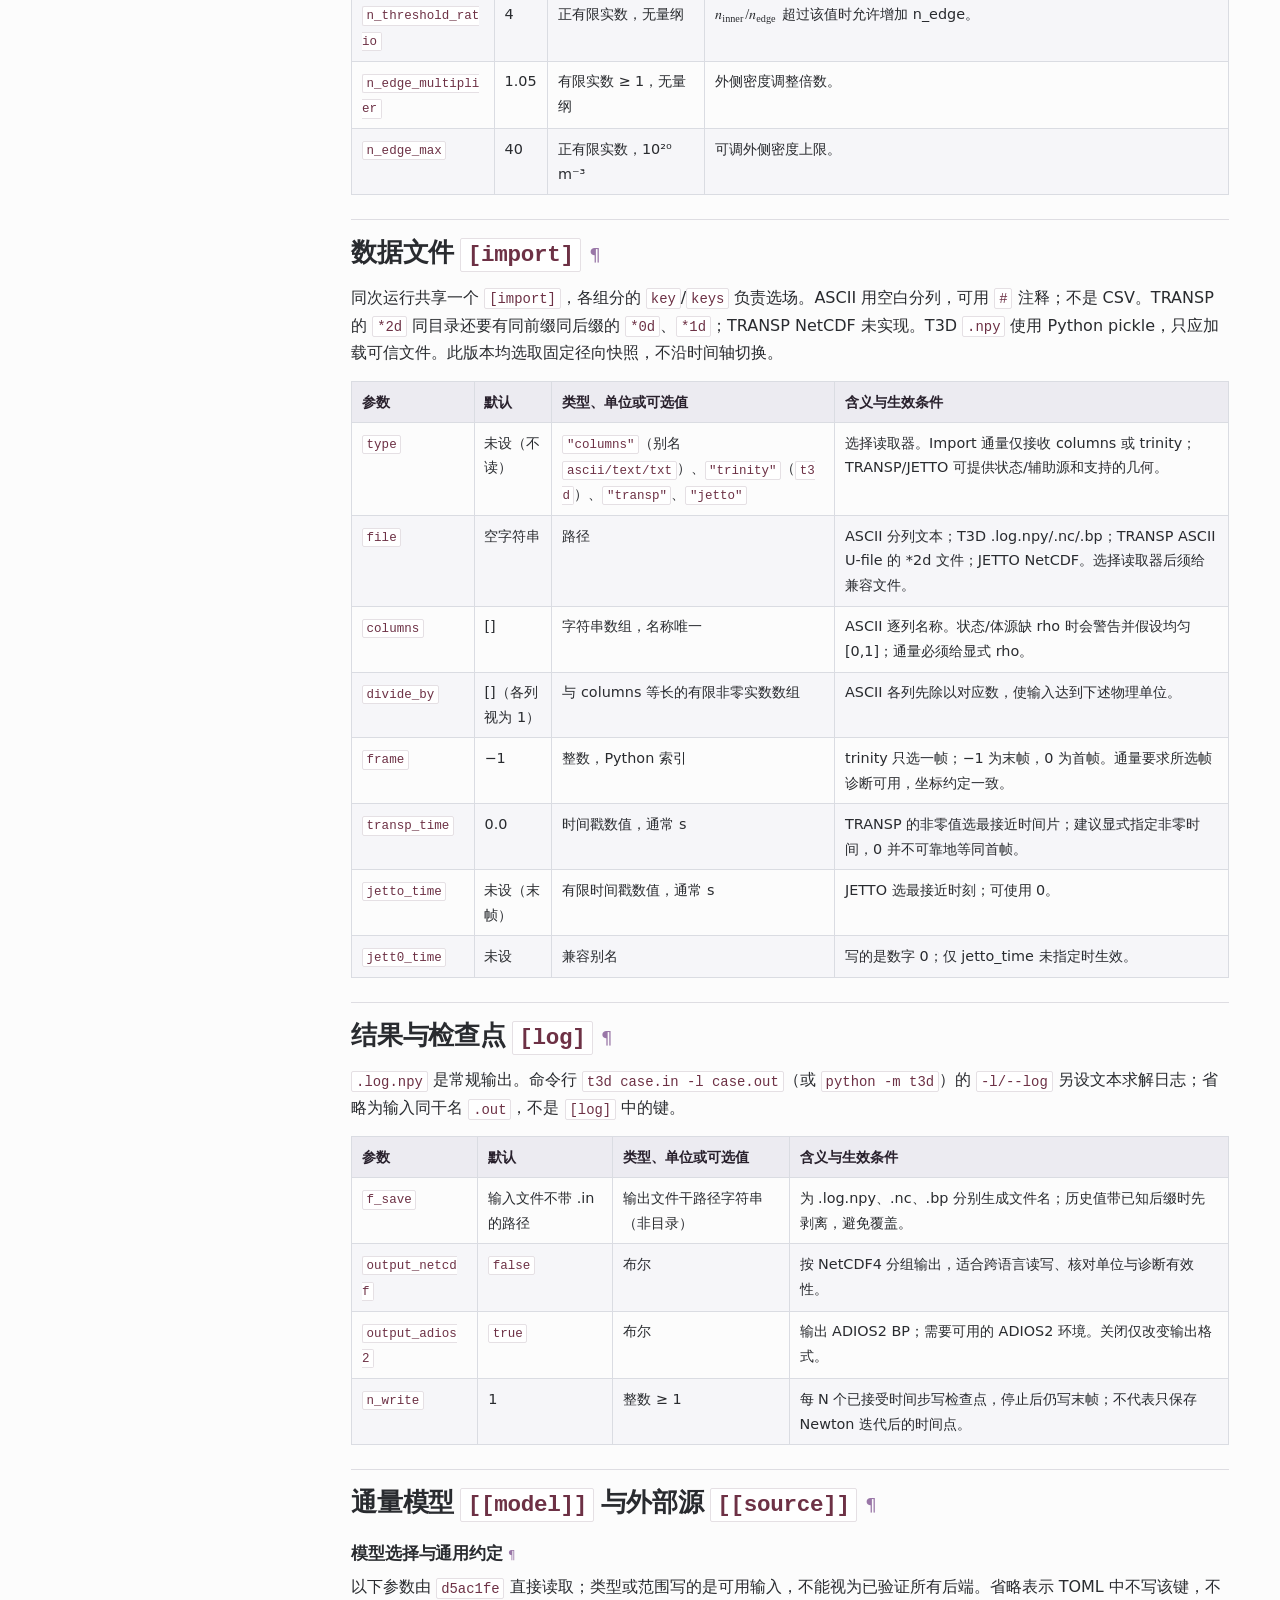
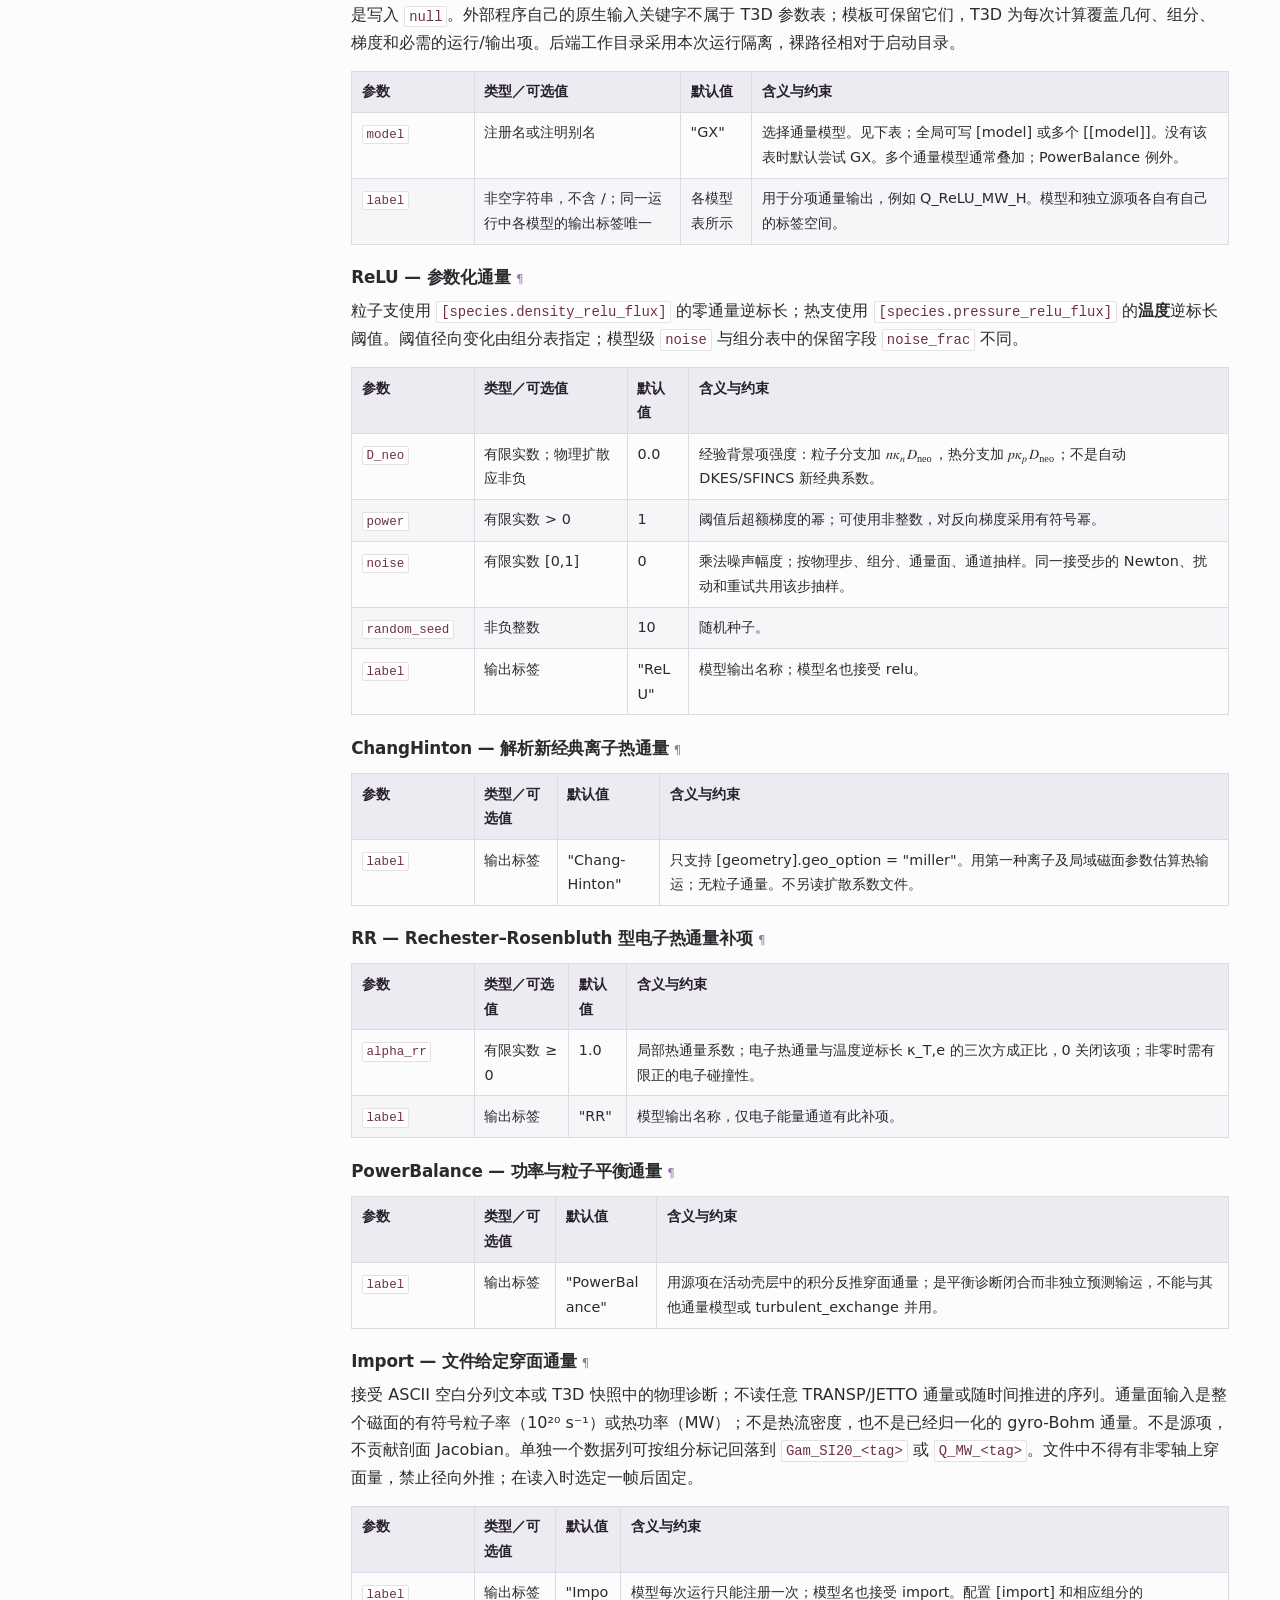
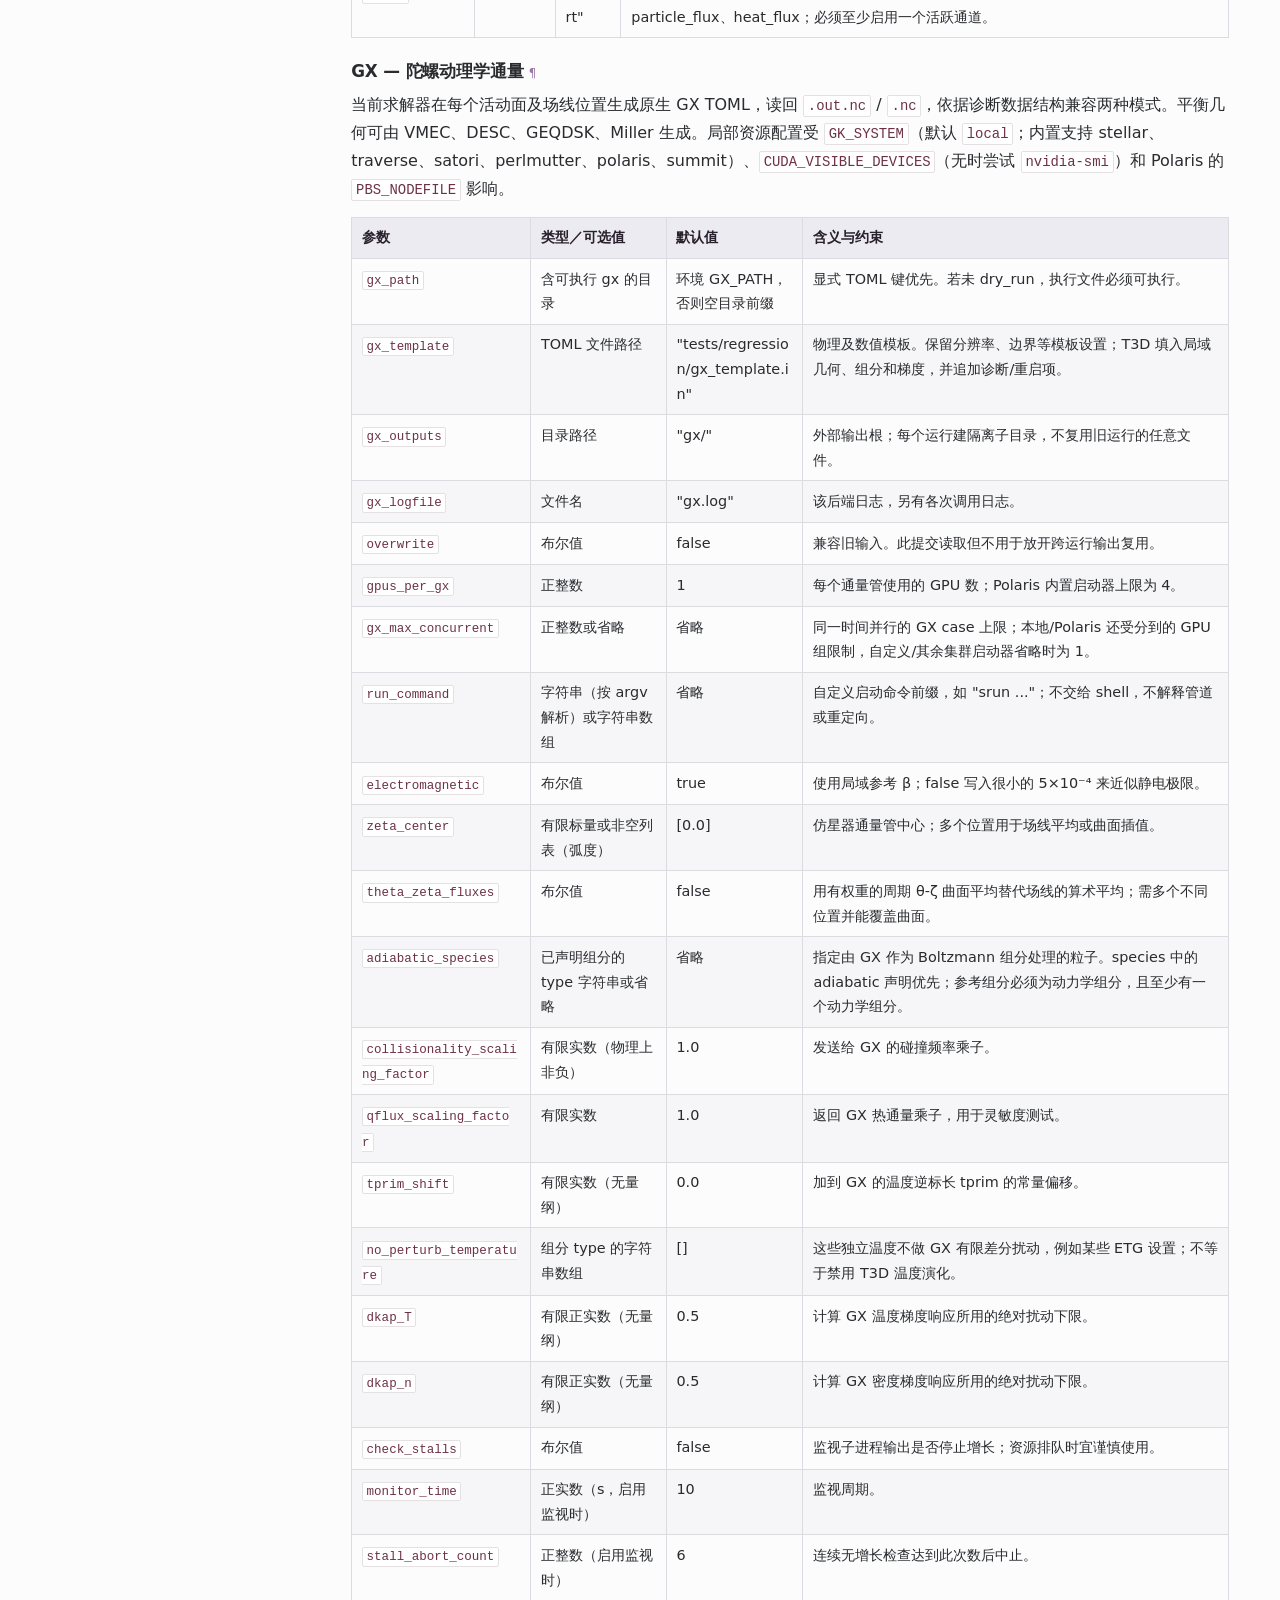
<file: Source-Code/parameters.html>
<!doctype html>
<html lang="zh-CN">
<head>
  <meta charset="utf-8">
  <meta name="viewport" content="width=device-width, initial-scale=1">
  <meta name="description" content="T3D-lyh · 完整输入参数">
  <link rel="canonical" href="https://yihui-l.github.io/T3D-websites/Source-Code/parameters.html">
  <title>完整输入参数 · 文档</title>
  <link rel="stylesheet" href="styles.css">
  <script defer src="parameters.js"></script>
  <script defer src="docs-ui.js"></script>
</head>
<body>
<a class="skip-link" href="#main">跳到正文</a>
<div class="doc-mobile">
  <button type="button" data-doc-toggle aria-controls="doc-sidebar" aria-expanded="false" hidden>☰ 目录</button>
  <a href="home.html">T3D-lyh</a>
</div>
<aside class="doc-sidebar sidebar" id="doc-sidebar" aria-label="文档侧栏">
  <div class="side-head">
    <a href="home.html" class="side-brand"><svg viewBox="0 0 40 40" fill="none" stroke="currentColor" stroke-width="1.6" aria-hidden="true"><ellipse cx="20" cy="20" rx="16" ry="9" transform="rotate(-30 20 20)"/><ellipse cx="20" cy="20" rx="12" ry="6.5" transform="rotate(-30 20 20)"/><ellipse cx="20" cy="20" rx="7.9" ry="4" transform="rotate(-30 20 20)"/></svg>T3D-lyh</a>
    <p class="side-version">d5ac1fe · 源码与算例</p>
    <form class="side-search" role="search" action="search.html" method="get">
      <input type="search" name="q" placeholder="搜索文档" aria-label="搜索全部文档" required>
    </form>
  </div>
  <nav class="side-toc" aria-label="分组导航"><p>文档</p><ul><li><a href="home.html">站点总览</a></li><li><a href="./">T3D-lyh 源码手册</a></li><li><a href="parameters.html" aria-current="page">完整输入参数</a></li></ul><p>手册章节</p><ul class="side-chapters"><li><a href="transport.html">输运方程与数值求解</a></li><li><a href="geometry.html">平衡与几何</a></li><li><a href="physics.html">物理源项与反馈</a></li><li><a href="closures.html">通量模型与并行调度</a></li><li><a href="io.html">输入、重启与诊断输出</a></li></ul><p>本页目录</p><details open><summary>核心输入</summary><ul><li><a href="#%E5%BE%84%E5%90%91%E7%BD%91%E6%A0%BC-grid">径向网格 <code>[grid]</code></a></li><li><a href="#%E6%97%B6%E9%97%B4%E6%8E%A8%E8%BF%9B-time">时间推进 <code>[time]</code></a></li><li><a href="#%E5%B9%B3%E8%A1%A1%E5%87%A0%E4%BD%95-geometry">平衡几何 <code>[geometry]</code></a></li><li><a href="#%E5%B0%BA%E5%AF%B8%E4%B8%8E%E7%A3%81%E5%9C%BA%E7%BC%A9%E6%94%BE-rescale">尺寸与磁场缩放 <code>[rescale]</code></a></li><li><a href="#%E7%BB%84%E5%88%86-species">组分 <code>[[species]]</code></a></li><li><a href="#%E5%86%85%E7%BD%AE%E7%89%A9%E7%90%86-physics">内置物理 <code>[physics]</code></a></li><li><a href="#%E8%BF%90%E8%A1%8C%E4%B8%AD%E5%8F%8D%E9%A6%88-time_dependence">运行中反馈 <code>[time_dependence]</code></a></li><li><a href="#%E6%95%B0%E6%8D%AE%E6%96%87%E4%BB%B6-import">数据文件 <code>[import]</code></a></li><li><a href="#%E7%BB%93%E6%9E%9C%E4%B8%8E%E6%A3%80%E6%9F%A5%E7%82%B9-log">结果与检查点 <code>[log]</code></a></li><li><a href="#%E9%80%9A%E9%87%8F%E6%A8%A1%E5%9E%8B-model-%E4%B8%8E%E5%A4%96%E9%83%A8%E6%BA%90-source">通量模型 <code>[[model]]</code> 与外部源 <code>[[source]]</code></a></li></ul></details><details><summary>模型与外部源</summary><ul><li><a href="#%E6%A8%A1%E5%9E%8B%E9%80%89%E6%8B%A9%E4%B8%8E%E9%80%9A%E7%94%A8%E7%BA%A6%E5%AE%9A">模型选择与通用约定</a></li><li><a href="#relu-%E5%8F%82%E6%95%B0%E5%8C%96%E9%80%9A%E9%87%8F">ReLU — 参数化通量</a></li><li><a href="#changhinton-%E8%A7%A3%E6%9E%90%E6%96%B0%E7%BB%8F%E5%85%B8%E7%A6%BB%E5%AD%90%E7%83%AD%E9%80%9A%E9%87%8F">ChangHinton — 解析新经典离子热通量</a></li><li><a href="#rr-rechester-rosenbluth-%E5%9E%8B%E7%94%B5%E5%AD%90%E7%83%AD%E9%80%9A%E9%87%8F%E8%A1%A5%E9%A1%B9">RR — Rechester–Rosenbluth 型电子热通量补项</a></li><li><a href="#powerbalance-%E5%8A%9F%E7%8E%87%E4%B8%8E%E7%B2%92%E5%AD%90%E5%B9%B3%E8%A1%A1%E9%80%9A%E9%87%8F">PowerBalance — 功率与粒子平衡通量</a></li><li><a href="#import-%E6%96%87%E4%BB%B6%E7%BB%99%E5%AE%9A%E7%A9%BF%E9%9D%A2%E9%80%9A%E9%87%8F">Import — 文件给定穿面通量</a></li><li><a href="#gx-%E9%99%80%E8%9E%BA%E5%8A%A8%E7%90%86%E5%AD%A6%E9%80%9A%E9%87%8F">GX — 陀螺动理学通量</a></li><li><a href="#gs2-ql-%E7%BA%BF%E6%80%A7%E9%99%80%E8%9E%BA%E5%8A%A8%E7%90%86%E5%AD%A6%E8%B0%B1%E4%B8%8E%E5%87%86%E7%BA%BF%E6%80%A7%E9%80%9A%E9%87%8F">GS2-QL — 线性陀螺动理学谱与准线性通量</a></li><li><a href="#sfincs-%E5%B1%80%E5%9F%9F%E6%96%B0%E7%BB%8F%E5%85%B8%E9%80%9A%E9%87%8F">SFINCS — 局域新经典通量</a></li><li><a href="#knosos-%E4%BB%BF%E6%98%9F%E5%99%A8%E6%96%B0%E7%BB%8F%E5%85%B8%E9%80%9A%E9%87%8F">KNOSOS — 仿星器新经典通量</a></li><li><a href="#neo-gacode-%E8%BD%B4%E5%AF%B9%E7%A7%B0%E6%96%B0%E7%BB%8F%E5%85%B8%E9%80%9A%E9%87%8F">NEO — GACODE 轴对称新经典通量</a></li><li><a href="#beams3d-%E5%A4%96%E9%83%A8%E4%B8%AD%E6%80%A7%E6%9D%9F%E6%BA%90%E9%A1%B9">BEAMS3D — 外部中性束源项</a></li></ul></details><p>验证与源码</p><ul><li><a href="../W7X-ReLU-lyh/">W7-X ReLU 离子热输运</a></li><li><a href="SOURCE_VERSION.md">维护版版本记录</a></li><li><a href="https://github.com/Yihui-L/T3D-websites/tree/main/Source-Code/T3D-lyh">GitHub 源码快照</a></li><li><a href="https://t3d.readthedocs.io/en/latest/">上游 T3D 文档</a></li></ul></nav>
</aside>
<div class="doc-body" id="top">
  <div class="doc-sheet">
    <nav class="crumbs" aria-label="面包屑"><ol><li><a href="home.html">文档</a></li><li aria-current="page">完整输入参数</li></ol><a href="https://github.com/Yihui-L/T3D-websites/blob/main/Source-Code/PARAMETERS.md">查看页面源文件</a></nav>
    <nav class="page-turn top" aria-label="顶部前后页"><a href="io.html" rel="prev">← 上一页：输入、重启与诊断输出</a><a href="../W7X-ReLU-lyh/" rel="next" class="doc-next">下一页：W7-X ReLU 离子热输运 →</a></nav>
    <main class="document parameter-content" id="main">
      <p class="doc-kind">参数参考</p>
      <div class="hero">
      <p class="kicker">T3D-LYH · REFERENCE</p>
      <h1>完整输入参数</h1>
      <p>适用于维护版 <code>d5ac1fe</code>。按组列出类型、默认值、可选值、单位和约束；外部程序自身的原生模板键不属于 T3D 主输入。</p>
      <div class="actions"><a href="./">返回源码手册</a><a href="../W7X-ReLU-lyh/">官方算例</a><a href="PARAMETERS.md">Markdown 版本</a></div>
    </div>
    <form class="toolbar param-toolbar" role="search" hidden>
      <label for="param-search">查找参数（键名、模型或单位）</label>
      <input type="search" id="param-search" placeholder="如 dtau、GX、heat_flux" autocomplete="off">
      <output id="param-status" for="param-search" aria-live="polite"></output>
    </form>
    <p>本表逐项对应 <code>T3D-lyh d5ac1fe</code> 主驱动所读取的 TOML 配置。默认等于省略该项的结果；<strong>未设</strong>表示应省略，不应在 TOML 中写 <code>null</code>。布尔下文均取 <code>true</code> / <code>false</code>；除另注外，文件路径按运行时工作目录解析。<code>[[species]]</code>、<code>[[model]]</code>、<code>[[source]]</code> 是数组表，<code>[import]</code> 等是单表。后端模板自己的 TOML 或 Fortran namelist 不属于 T3D 顶层参数。</p>
<section class="topic param-group" aria-labelledby="径向网格-grid">
<h2 id="径向网格-grid">径向网格 <code>[grid]</code><a href="#%E5%BE%84%E5%90%91%E7%BD%91%E6%A0%BC-grid" class="headerlink" aria-label="本段链接">¶</a></h2>
<div class="table-scroll" tabindex="0" aria-label="横向滚动参数表"><table><thead><tr><th scope="col">参数</th><th scope="col">默认</th><th scope="col">类型、单位或可选值</th><th scope="col">含义与生效条件</th></tr></thead><tbody>
<tr><td><code>N_radial</code></td><td>10</td><td>整数 ≥ 3</td><td>剖面节点数；含最外 Dirichlet 节点，活动壳层和中点通量面各有 <math xmlns="http://www.w3.org/1998/Math/MathML"><semantics><mrow><mi>N</mi><mo>−</mo><mn>1</mn></mrow><annotation encoding="application/x-tex">N-1</annotation></semantics></math> 个。</td></tr>
<tr><td><code>rho_edge</code></td><td>0.8</td><td><math xmlns="http://www.w3.org/1998/Math/MathML"><semantics><mrow><mn>0</mn><mo>&lt;</mo><mi>ρ</mi><mo>≤</mo><mn>1</mn></mrow><annotation encoding="application/x-tex">0&lt;\rho\leq 1</annotation></semantics></math>，无量纲</td><td>外侧剖面节点坐标，不一定是 LCFS 或最后一个活动界面。</td></tr>
<tr><td><code>flux_label</code></td><td><code>&quot;torflux&quot;</code></td><td><code>&quot;torflux&quot;</code>、<code>&quot;rminor&quot;</code></td><td>分别表示归一化环向磁通平方根和几何小半径比 r/a；影响几何、文件、模型之间的径向映射。</td></tr>
<tr><td><code>rho_inner</code></td><td><math xmlns="http://www.w3.org/1998/Math/MathML"><semantics><mrow><msub><mi>ρ</mi><mrow><mi mathvariant="normal">e</mi><mi mathvariant="normal">d</mi><mi mathvariant="normal">g</mi><mi mathvariant="normal">e</mi></mrow></msub><mi mathvariant="normal">/</mi><mo stretchy="false">(</mo><mn>2</mn><mi>N</mi><mo>−</mo><mn>1</mn><mo stretchy="false">)</mo></mrow><annotation encoding="application/x-tex">\rho_{\mathrm{edge}}/(2N-1)</annotation></semantics></math></td><td>历史键，给值会警告</td><td>当前不能手动配置；内侧剖面节点由均匀网格决定，磁轴零通量独立施加。</td></tr>
</tbody></table></div>
</section>
<section class="topic param-group" aria-labelledby="时间推进-time">
<h2 id="时间推进-time">时间推进 <code>[time]</code><a href="#%E6%97%B6%E9%97%B4%E6%8E%A8%E8%BF%9B-time" class="headerlink" aria-label="本段链接">¶</a></h2>
<p>默认时间单位是参考时间 t_ref。<code>[time].alpha</code> 是时间离散权重，与剖面参数 <code>alpha</code> 无关。</p>
<div class="table-scroll" tabindex="0" aria-label="横向滚动参数表"><table><thead><tr><th scope="col">参数</th><th scope="col">默认</th><th scope="col">类型、单位或可选值</th><th scope="col">含义与生效条件</th></tr></thead><tbody>
<tr><td><code>dtau</code></td><td>0.5</td><td>有限正数，s 或归一化时间</td><td>初始步长；先限制到 dtau_max，最后一步可裁剪到 t_max。</td></tr>
<tr><td><code>dtau_max</code></td><td>10.0</td><td>有限正数，s 或归一化时间</td><td>步长上限。</td></tr>
<tr><td><code>dtau_adjust</code></td><td>2.0</td><td>有限实数 &gt; 1，无量纲</td><td>拒步后的除数；合格接受步的增长倍率另固定为 2。</td></tr>
<tr><td><code>dtau_increase_threshold</code></td><td>newton_threshold/4</td><td>非负有限实数，无量纲</td><td>接受步的 RMS 足够小才允许增长步长。</td></tr>
<tr><td><code>N_steps</code></td><td>1000</td><td>整数 ≥ 0</td><td>最大接受步数；0 时不推进。</td></tr>
<tr><td><code>t_max</code></td><td>1000</td><td>非负有限实数，s 或归一化时间</td><td>终止时间；0 时不推进，仍可写诊断。</td></tr>
<tr><td><code>alpha</code></td><td>1</td><td>有限实数 [0,1]</td><td>θ 隐式权重。0 显式，0 &lt; α &lt; 1 为 θ 方法；1 首步后向 Euler，之后用接受历史做变步长 BDF2。</td></tr>
<tr><td><code>max_newton_iter</code></td><td>4</td><td>整数 ≥ 1</td><td>每个尝试步允许的 Newton 迭代次数。</td></tr>
<tr><td><code>newton_threshold</code></td><td>0.02</td><td>非负有限实数，无量纲</td><td>常规 Newton 接受阈值（活动节点的相对剖面更新量 RMS；隐式残差另记诊断，不参与此阈值）。</td></tr>
<tr><td><code>newton_tolerance</code></td><td>0.1</td><td>非负有限实数，无量纲</td><td>达到迭代上限时允许的较宽接受阈值。</td></tr>
<tr><td><code>rms_converged</code></td><td>1e−16</td><td>非负有限实数，归一化空间变化率阈值</td><td>按各活动节点的相对空间平衡残差判断是否提前稳态终止；0 禁用，不等于 Newton 容差。</td></tr>
<tr><td><code>max_timestep_retries</code></td><td>20</td><td>整数 ≥ 0</td><td>同一已接受时刻还能重试的次数上限。</td></tr>
<tr><td><code>use_SI</code></td><td><code>false</code></td><td>布尔</td><td>为 true 时 dtau、dtau_max、t_max 为秒；只换算这三个量，倍率、RMS 阈值不换算。</td></tr>
</tbody></table></div>
</section>
<section class="topic param-group" aria-labelledby="平衡几何-geometry">
<h2 id="平衡几何-geometry">平衡几何 <code>[geometry]</code><a href="#%E5%B9%B3%E8%A1%A1%E5%87%A0%E4%BD%95-geometry" class="headerlink" aria-label="本段链接">¶</a></h2>
<p>VMEC、DESC 需 <code>torflux</code>；Miller 和 GEQDSK 需 <code>rminor</code>。GEQDSK 还需恰好一个 GX 或 GS2‑QL 几何提供者。输入的几何数据必须与其他径向数据的磁通标签一致。</p>
<div class="table-scroll" tabindex="0" aria-label="横向滚动参数表"><table><thead><tr><th scope="col">参数</th><th scope="col">默认</th><th scope="col">类型、单位或可选值</th><th scope="col">含义与生效条件</th></tr></thead><tbody>
<tr><td><code>geo_option</code></td><td><code>&quot;basic&quot;</code></td><td><code>&quot;basic&quot;</code>、<code>&quot;vmec&quot;</code>、<code>&quot;desc&quot;</code>、<code>&quot;geqdsk&quot;</code>、<code>&quot;miller&quot;</code></td><td>圆形近似、VMEC wout、DESC 平衡、GEQDSK 或由读入文件提供的 Miller 几何。</td></tr>
<tr><td><code>geo_file</code></td><td>空字符串</td><td>文件路径</td><td>VMEC 用 wout NetCDF；DESC 用原生平衡文件（通常 .h5）或 VMEC .nc；GEQDSK 用平衡文件，由后端读。</td></tr>
<tr><td><code>AspectRatio</code></td><td>0（basic 回退 4）</td><td>正实数 R/a，无量纲</td><td>basic 可设；VMEC、DESC、GEQDSK 由平衡确定；Miller 从输入数据确定。</td></tr>
<tr><td><code>iota23</code></td><td>0.75</td><td>正实数，无量纲</td><td>用于 ISS04 等的 ρ≈2/3 旋转变换；相关读入平衡可覆盖此值。</td></tr>
<tr><td><code>import</code></td><td><code>false</code></td><td>布尔</td><td>Miller 必须启用，且共享 [import] 必须提供兼容几何；不用于替代 VMEC/ DESC 的 geo_file。</td></tr>
<tr><td><code>evolve_equilibrium</code></td><td><code>false</code></td><td>布尔；启用只支持 <code>desc</code></td><td>允许按输运压强触发重算。不能把固定几何的回归理解成已验证移动磁面守恒。</td></tr>
<tr><td><code>update_equilibrium</code></td><td>未设</td><td>布尔，历史别名</td><td>仅在 [geometry] 下等价于上项。两者同时出现且冲突会报错；[physics].update_equilibrium 不被读，官方旧算例保留该无效键。</td></tr>
<tr><td><code>desc_pressure_delta_threshold</code></td><td>1.25</td><td>启用时有限实数 ≥ 1</td><td>最大双向压强比超过该阈值才更新平衡。</td></tr>
<tr><td><code>desc_pressure_delta</code></td><td>2</td><td>启用时有限实数 ≥ 1</td><td>更新触发后，小于此双向压强比走扰动，大变化走完整求解。</td></tr>
<tr><td><code>desc_use_vmec_format</code></td><td>按文件后缀推断</td><td>布尔；保留未设可自动推断</td><td>控制 DESC 重算的输出格式及依赖 VMEC 格式的耦合路径，不改变输入读取器；.nc 时默认 true，原生格式默认 false。</td></tr>
<tr><td><code>desc_device</code></td><td><code>&quot;auto&quot;</code></td><td><code>&quot;auto&quot;</code>、<code>&quot;cpu&quot;</code>、<code>&quot;gpu&quot;</code></td><td>在导入计算后端前选择 JAX 设备；auto 优先可用 GPU。</td></tr>
<tr><td><code>geo_outputs</code></td><td><code>&quot;geo/&quot;</code></td><td>目录路径</td><td>DESC 更新的平衡和日志目录，各次求解在隔离子目录。</td></tr>
<tr><td><code>use_beta_prime_alpha</code></td><td><code>false</code></td><td>布尔</td><td>GS2-QL 用读入的 Miller β′_α 作为几何输入。</td></tr>
<tr><td><code>beta_prime_const</code></td><td><code>false</code></td><td>布尔</td><td>用初始或导入的 β′，而不是每次随剖面更新（现行 GS2-QL 分支）。</td></tr>
<tr><td><code>force_beta_prime_species</code></td><td><code>false</code></td><td>布尔</td><td>与 beta_prime_const 配合，沿用支持的 Miller 重启/几何所提供的 β′；不是所有几何均有该数据。</td></tr>
<tr><td><code>compute_surface_areas</code></td><td><code>true</code></td><td>布尔，兼容键</td><td>当前版本读取但无后续控制分支，不会关闭通量面面积计算。</td></tr>
<tr><td><code>overwrite</code></td><td><code>false</code></td><td>布尔，兼容键</td><td>当前 Geometry 只保存该键；不控制求解器后端各自的 overwrite。</td></tr>
</tbody></table></div>
</section>
<section class="topic param-group" aria-labelledby="尺寸与磁场缩放-rescale">
<h2 id="尺寸与磁场缩放-rescale">尺寸与磁场缩放 <code>[rescale]</code><a href="#%E5%B0%BA%E5%AF%B8%E4%B8%8E%E7%A3%81%E5%9C%BA%E7%BC%A9%E6%94%BE-rescale" class="headerlink" aria-label="本段链接">¶</a></h2>
<div class="table-scroll" tabindex="0" aria-label="横向滚动参数表"><table><thead><tr><th scope="col">参数</th><th scope="col">默认</th><th scope="col">类型、单位或可选值</th><th scope="col">含义与生效条件</th></tr></thead><tbody>
<tr><td><code>L_mult</code></td><td>1</td><td>推荐有限正实数，无量纲</td><td>线性尺度倍率；0 为历史输入，回退 1。体积随尺度的立方变化（适用的几何分支）。</td></tr>
<tr><td><code>L_def</code></td><td>空格（自动）</td><td><code>&quot;minor&quot;</code>、<code>&quot;major&quot;</code> 或省略</td><td>basic/VMEC 选择小/大半径为标度。VMEC 指定模式时须给对应的 a_minor 或 R_major；DESC、GEQDSK 走 a_minor 优先逻辑。</td></tr>
<tr><td><code>a_minor</code></td><td>0（未覆盖）</td><td>正实数，m</td><td>小半径标度，最终乘 L_mult；basic 若强制 minor 却为 0 回退 1 m。</td></tr>
<tr><td><code>R_major</code></td><td>0（未覆盖）</td><td>正实数，m</td><td>大半径标度，乘 L_mult；basic 走大半径而未给值时回退 4 m；VMEC 的 major 模式须给正值。</td></tr>
<tr><td><code>B_mult</code></td><td>1</td><td>推荐有限正实数，无量纲</td><td>磁场倍率；0 在常用几何分支回退 1。</td></tr>
<tr><td><code>B_def</code></td><td>空格（自动）</td><td><code>&quot;LCFS&quot;</code>、<code>&quot;volavgB&quot;</code>、<code>&quot;vmecB0&quot;</code> 或省略</td><td>basic/VMEC 的磁场规格。DESC、GEQDSK 主要使用 Ba 覆盖加倍率。</td></tr>
<tr><td><code>Ba</code></td><td>0（未覆盖）</td><td>正实数，T</td><td>边缘/参考磁场输入；VMEC 的 LCFS 模式可覆盖读入值，basic 默认 1 T。</td></tr>
<tr><td><code>volavgB</code></td><td>0（未覆盖）</td><td>正实数，T</td><td>B_def=volavgB 时令体平均磁场达到给定标度；basic 将其作为 Ba。</td></tr>
<tr><td><code>vmecB0</code></td><td>0（未覆盖）</td><td>正实数，T</td><td>B_def=vmecB0 时令轴上磁场达到给定标度；不是把 Btor 直接设为 B0。</td></tr>
</tbody></table></div>
</section>
<section class="topic param-group" aria-labelledby="组分-species">
<h2 id="组分-species">组分 <code>[[species]]</code><a href="#%E7%BB%84%E5%88%86-species" class="headerlink" aria-label="本段链接">¶</a></h2>
<div class="table-scroll" tabindex="0" aria-label="横向滚动参数表"><table><thead><tr><th scope="col">参数</th><th scope="col">默认</th><th scope="col">类型、单位或可选值</th><th scope="col">含义与生效条件</th></tr></thead><tbody>
<tr><td><code>type</code></td><td><code>&quot;deuterium&quot;</code></td><td>已知：<code>electron</code>、<code>hydrogen</code>、<code>deuterium</code>、<code>tritium</code>、<code>helium</code>、<code>boron</code>、<code>carbon</code>、<code>oxygen</code>、<code>neon</code>、<code>krypton</code>、<code>tungsten</code>，或带 mass 和 Z 的自定义离子名</td><td>不同组分名称必须唯一，须含电子和至少一个离子。</td></tr>
<tr><td><code>tag</code></td><td>内置 e、H、D、T、He、B、C、O、Ne、Kr、W 等，否则用 type</td><td>字符串</td><td>日志、输出变量和文件导入缺省字段后缀。</td></tr>
<tr><td><code>mass</code></td><td>内置组分表</td><td>正有限实数，m_p</td><td>质量乘质子质量；自定义离子显式提供。</td></tr>
<tr><td><code>Z</code></td><td>内置组分表</td><td>电子 −1、离子有限正数，e</td><td>电荷数，参与准中性、碰撞与有效电荷。</td></tr>
<tr><td><code>adiabatic</code></td><td><code>false</code></td><td>布尔，至多一个物种</td><td>标记绝热响应并关闭该组分独立的密度和温度推进；仅固定状态不等于开启它。</td></tr>
<tr><td><code>bulk</code></td><td><code>false</code>（无标记则首个离子）</td><td>布尔，至多一个且不能为电子</td><td>主离子选择。</td></tr>
<tr><td><code>use_as_reference</code></td><td>随 bulk（无显式选择则首个离子）</td><td>布尔，至多一个</td><td>决定湍流/gyro-Bohm 归一化参考组分。</td></tr>
<tr><td><code>impurity</code></td><td>是否给定该组分的 Zeff 目标</td><td>布尔，至多一个离子</td><td>将该物种标为初始化杂质，参与准中性从属组分选择。</td></tr>
<tr><td><code>Zeff</code></td><td>未设</td><td>实数，满足 <math xmlns="http://www.w3.org/1998/Math/MathML"><semantics><mrow><msub><mi>Z</mi><mrow><mi mathvariant="normal">e</mi><mi mathvariant="normal">f</mi><mi mathvariant="normal">f</mi><mo separator="true">,</mo><mi mathvariant="normal">b</mi><mi mathvariant="normal">g</mi></mrow></msub><mo>&lt;</mo><msub><mi>Z</mi><mrow><mi mathvariant="normal">e</mi><mi mathvariant="normal">f</mi><mi mathvariant="normal">f</mi><mo separator="true">,</mo><mi mathvariant="normal">t</mi><mi mathvariant="normal">a</mi><mi mathvariant="normal">r</mi><mi mathvariant="normal">g</mi><mi mathvariant="normal">e</mi><mi mathvariant="normal">t</mi></mrow></msub><mo>&lt;</mo><msub><mi>Z</mi><mrow><mi mathvariant="normal">i</mi><mi mathvariant="normal">m</mi><mi mathvariant="normal">p</mi></mrow></msub></mrow><annotation encoding="application/x-tex">Z_{\mathrm{eff,bg}}&lt; Z_{\mathrm{eff,target}}&lt;Z_{\mathrm{imp}}</annotation></semantics></math></td><td>初始化指定有效电荷并按电荷比例稀释其余离子；不同于 [physics].Zeff 的制动辐射系数设置。</td></tr>
<tr><td><code>qneut_species</code></td><td><code>false</code>（自动挑选从属根）</td><td>布尔；至多一个，不可再给 density.equal_to</td><td>此组分的密度由逐面准中性计算，而不是独立推进；当现有链接已恒等满足准中性时不必消去自由度。</td></tr>
<tr><td><code>rel_step</code></td><td>0.5</td><td>非负有限实数</td><td>通量闭合的相对梯度探测步幅。</td></tr>
<tr><td><code>abs_step</code></td><td>0.5</td><td>非负有限实数</td><td>通量闭合的绝对梯度探测下限；有效探测步 <math xmlns="http://www.w3.org/1998/Math/MathML"><semantics><mrow><mi>max</mi><mo>⁡</mo><mo stretchy="false">(</mo><mrow><mi mathvariant="monospace">r</mi><mi mathvariant="monospace">e</mi><mi mathvariant="monospace">l</mi><mi mathvariant="monospace">_</mi><mi mathvariant="monospace">s</mi><mi mathvariant="monospace">t</mi><mi mathvariant="monospace">e</mi><mi mathvariant="monospace">p</mi></mrow><mtext> </mtext><mo stretchy="false">∣</mo><mi>κ</mi><mo stretchy="false">∣</mo><mo separator="true">,</mo><mtext> </mtext><mrow><mi mathvariant="monospace">a</mi><mi mathvariant="monospace">b</mi><mi mathvariant="monospace">s</mi><mi mathvariant="monospace">_</mi><mi mathvariant="monospace">s</mi><mi mathvariant="monospace">t</mi><mi mathvariant="monospace">e</mi><mi mathvariant="monospace">p</mi></mrow><mo stretchy="false">)</mo></mrow><annotation encoding="application/x-tex">\max(\mathtt{rel\_step}\,\lvert\kappa\rvert,\,\mathtt{abs\_step})</annotation></semantics></math> 必须非零。</td></tr>
<tr><td><code>density</code>、<code>temperature</code></td><td>空表</td><td>内联表，见下</td><td>分别设置粒子密度和温度的初值/边界/演化自由度。</td></tr>
<tr><td><code>aux_particle_source</code>、<code>aux_power_source</code></td><td>空表</td><td>内联表，见下</td><td>分别设置辅助加料和加热的体源。</td></tr>
<tr><td><code>density_source</code>、<code>pressure_source</code></td><td>未设</td><td>历史别名</td><td>与对应新键同现时旧表覆盖新表；建议只使用新键。</td></tr>
<tr><td><code>density_relu_flux</code>、<code>pressure_relu_flux</code></td><td>空表</td><td>内联表，见下</td><td>ReLU 的组分级粒子/热通量参数；后者虽名 pressure，阈值作用在温度梯度。</td></tr>
<tr><td><code>particle_flux</code>、<code>heat_flux</code></td><td>空表</td><td>内联表，见下</td><td>为 Import 模型绑定指定的穿面粒子率和热功率。</td></tr>
</tbody></table></div>
<h3 id="状态剖面-density-temperature">状态剖面 <code>density</code>、<code>temperature</code><a href="#%E7%8A%B6%E6%80%81%E5%89%96%E9%9D%A2-density-temperature" class="headerlink" aria-label="本段链接">¶</a></h3>
<p>状态单位：n 用 10²⁰ m⁻³，T 用 keV。表内键在 <code>density</code> 和 <code>temperature</code> 中各自使用；组分间链接在初始化与推进中分开处理。</p>
<div class="table-scroll" tabindex="0" aria-label="横向滚动参数表"><table><thead><tr><th scope="col">参数</th><th scope="col">默认</th><th scope="col">类型、单位或可选值</th><th scope="col">含义与生效条件</th></tr></thead><tbody>
<tr><td><code>evolve</code></td><td><code>true</code></td><td>布尔</td><td>是否作为独立未知量。准中性、绝热或 equal_to 从属物种可移除此自由度。</td></tr>
<tr><td><code>equal_to</code></td><td>未设</td><td><code>&quot;electron&quot;</code> 或 <code>&quot;0.5 * electron&quot;</code>；系数有限且 &gt; 0</td><td>全程保持与目标组分同类剖面的比例，不独立推进；拒绝循环。</td></tr>
<tr><td><code>init_to</code></td><td>未设</td><td>同 equal_to</td><td>只在初始化按比例设置，之后按本组分 evolve 状态处理；同一剖面不可同时设 equal_to。</td></tr>
<tr><td><code>shape</code></td><td><code>&quot;parabolic&quot;</code></td><td><code>&quot;parabolic&quot;</code>、<code>&quot;gaussian&quot;</code>、<code>&quot;exponential&quot;</code>、<code>&quot;manual&quot;</code>、<code>&quot;custom&quot;</code></td><td>内置初始剖面表达；启用 import 时文件读入优先。</td></tr>
<tr><td><code>core</code></td><td>密度 4；温度 8</td><td>对应状态单位</td><td>parabolic 默认核心幅值。</td></tr>
<tr><td><code>edge</code></td><td>未设（parabolic 回退：密度 0.5、温度 2）</td><td>对应状态单位</td><td>外侧约束；读文件时若显式指定会覆盖最外径向点。指数及自定义分支具有各自的重标定逻辑。</td></tr>
<tr><td><code>sep</code></td><td>未设</td><td>对应状态单位</td><td>parabolic 给非零 core 和 sep 时以 ρ=1 为参考边界；低于 lineavg/volavg 优先级。</td></tr>
<tr><td><code>lineavg</code></td><td>未设</td><td>对应状态单位</td><td>parabolic/custom 目标算术节点平均，实现中为离散节点平均，不是合成诊断弦积分。</td></tr>
<tr><td><code>volavg</code></td><td>未设</td><td>对应状态单位</td><td>parabolic/custom 目标体平均；parabolic 在没有有效 lineavg 时使用。</td></tr>
<tr><td><code>alpha</code></td><td>1</td><td>有限实数；平滑正剖面通常取正</td><td>parabolic 的外幂 α。</td></tr>
<tr><td><code>alpha1</code></td><td>2</td><td>有限实数；平滑正剖面通常取正</td><td>parabolic 的径向内幂；形状为 <math xmlns="http://www.w3.org/1998/Math/MathML"><semantics><mrow><mo stretchy="false">(</mo><mn>1</mn><mo>−</mo><msup><mi>x</mi><msub><mi>α</mi><mn>1</mn></msub></msup><msup><mo stretchy="false">)</mo><mi>α</mi></msup></mrow><annotation encoding="application/x-tex">(1-x^{\alpha_1})^\alpha</annotation></semantics></math>。</td></tr>
<tr><td><code>height</code></td><td>0</td><td>对应状态单位</td><td>gaussian 峰值；须配合有效 integrated 或非零正幅值，保证初值正。</td></tr>
<tr><td><code>integrated</code></td><td>未设</td><td>状态单位 × m³</td><td>gaussian 体积分归一化目标；非零时优先于 height。</td></tr>
<tr><td><code>width</code></td><td>0.1</td><td>正实数，ρ 的单位</td><td>gaussian 标准差。</td></tr>
<tr><td><code>center</code></td><td>0</td><td>有限实数，ρ 的单位</td><td>gaussian 中心。</td></tr>
<tr><td><code>coefs</code></td><td>[0,0,0,0]</td><td>数字数组，使用前四项；不足补 0</td><td>exponential 的 c₀…c₃：<math xmlns="http://www.w3.org/1998/Math/MathML"><semantics><mrow><msub><mi>c</mi><mn>0</mn></msub><mi>exp</mi><mo>⁡</mo><mo stretchy="false">(</mo><mo>−</mo><msub><mi>c</mi><mn>1</mn></msub><msup><mi>ρ</mi><mn>2</mn></msup><mo>−</mo><msub><mi>c</mi><mn>2</mn></msub><msup><mi>ρ</mi><mn>4</mn></msup><mo>−</mo><msub><mi>c</mi><mn>3</mn></msub><msup><mi>ρ</mi><mn>6</mn></msup><mo stretchy="false">)</mo></mrow><annotation encoding="application/x-tex">c_0\exp(-c_1\rho^2-c_2\rho^4-c_3\rho^6)</annotation></semantics></math>；c₀ 用状态单位。</td></tr>
<tr><td><code>import</code></td><td><code>false</code></td><td>布尔</td><td>从共享 [import] 读初始状态；是否演化另由 evolve 决定。</td></tr>
<tr><td><code>key</code></td><td>未设</td><td>变量/列名字符串（单数）</td><td>文件字段；ASCII/T3D 默认 n_&lt;tag&gt; 或 T_&lt;tag&gt;；JETTO 必须显式指定。</td></tr>
<tr><td><code>profstr</code></td><td>未设</td><td>两行数字字符串，以分号隔开半径和值；数值可逗号或空白分隔</td><td>manual 用 PCHIP；横坐标是 <math xmlns="http://www.w3.org/1998/Math/MathML"><semantics><mrow><mi>ρ</mi><mi mathvariant="normal">/</mi><msub><mi>ρ</mi><mrow><mi mathvariant="normal">e</mi><mi mathvariant="normal">d</mi><mi mathvariant="normal">g</mi><mi mathvariant="normal">e</mi></mrow></msub></mrow><annotation encoding="application/x-tex">\rho/\rho_{\mathrm{edge}}</annotation></semantics></math>，严格递增并覆盖节点，剖面值有限且正。</td></tr>
<tr><td><code>func</code></td><td>未设</td><td>含 <code>def init(rho): ...</code> 的多行 Python 字符串</td><td>custom 参数；输入代码由本进程执行，仅使用可信 TOML；函数返回与网格长度匹配的值或标量。</td></tr>
</tbody></table></div>
<h3 id="辅助源-aux_particle_source-aux_power_source">辅助源 <code>aux_particle_source</code>、<code>aux_power_source</code><a href="#%E8%BE%85%E5%8A%A9%E6%BA%90-aux_particle_source-aux_power_source" class="headerlink" aria-label="本段链接">¶</a></h3>
<p>静态导入是一次性快照；没有文件时序强迫。高斯归一化使用演化域，不把固定边界节点当活动壳层。</p>
<div class="table-scroll" tabindex="0" aria-label="横向滚动参数表"><table><thead><tr><th scope="col">参数</th><th scope="col">默认</th><th scope="col">类型、单位或可选值</th><th scope="col">含义与生效条件</th></tr></thead><tbody>
<tr><td><code>shape</code></td><td><code>&quot;gaussian&quot;</code></td><td>目前仅 <code>&quot;gaussian&quot;</code></td><td>不导入文件时的径向形状；代码求活动壳层平均。</td></tr>
<tr><td><code>height</code></td><td>0</td><td>有限实数；粒子 10²⁰ m⁻³ s⁻¹、热 MW m⁻³</td><td>规定体源峰值；integrated 未设才使用，允许有符号源或汇。</td></tr>
<tr><td><code>integrated</code></td><td>未设</td><td>有限实数；粒子 10²⁰ s⁻¹、热 MW</td><td>以活动体积分为目标；显式 0 会覆盖 height 并给零源。分布太窄或大部分在域外会警告或拒绝。</td></tr>
<tr><td><code>width</code></td><td>0.1</td><td>正有限实数，ρ 的单位</td><td>非零高斯的标准差。</td></tr>
<tr><td><code>center</code></td><td>0</td><td>有限实数，ρ 的单位</td><td>非零高斯的中心。</td></tr>
<tr><td><code>import</code></td><td><code>false</code></td><td>布尔</td><td>使用共享 [import] 的体源列/场，替代高斯，不会关闭 collisions 等独立物理源；只进对应演化方程。</td></tr>
<tr><td><code>keys</code></td><td>未设</td><td>字符串或字符串数组，取决于读者</td><td>ASCII、TRANSP、JETTO 可对多项求和；T3D 重启指定一个源诊断字段，读取后转换归一化，默认 Sn_aux_&lt;tag&gt; 或 Sp_aux_&lt;tag&gt;。</td></tr>
</tbody></table></div>
<h3 id="relu-闭合与规定通量绑定">ReLU 闭合与规定通量绑定<a href="#relu-%E9%97%AD%E5%90%88%E4%B8%8E%E8%A7%84%E5%AE%9A%E9%80%9A%E9%87%8F%E7%BB%91%E5%AE%9A" class="headerlink" aria-label="本段链接">¶</a></h3>
<p>ReLU 的模型级参数与外部求解器参数列于下一组模型表。</p>
<div class="table-scroll" tabindex="0" aria-label="横向滚动参数表"><table><thead><tr><th scope="col">参数</th><th scope="col">默认</th><th scope="col">类型、单位或可选值</th><th scope="col">含义与生效条件</th></tr></thead><tbody>
<tr><td><code>density_relu_flux.critical_gradient</code></td><td>1.0</td><td>实数，无量纲</td><td>粒子通量仿射零点 κc,0 的旧式名字；不是粒子 hard-ReLU 截止。</td></tr>
<tr><td><code>density_relu_flux.critical_gradient0</code></td><td>采用 critical_gradient</td><td>实数，无量纲</td><td>覆盖粒子分支零点截距。</td></tr>
<tr><td><code>density_relu_flux.critical_gradient1</code></td><td>0.0</td><td>实数，无量纲</td><td>粒子零点沿 ρ 的线性变化系数。</td></tr>
<tr><td><code>density_relu_flux.slope</code></td><td>0.5</td><td>实数；非负为常见物理选择</td><td>粒子分支幅值；0 关闭该分支。</td></tr>
<tr><td><code>density_relu_flux.noise_frac</code></td><td>0.0</td><td>兼容键</td><td>当前读取但不用于 ReLU；使用模型级 noise。</td></tr>
<tr><td><code>pressure_relu_flux.critical_gradient</code></td><td>2.0</td><td>非负阈值，无量纲</td><td>热分支温度对数梯度阈值截距的旧式名字。</td></tr>
<tr><td><code>pressure_relu_flux.critical_gradient0</code></td><td>采用 critical_gradient</td><td>实数，无量纲</td><td>显式截距覆盖旧键；应与梯度系数一起保证所有活动面上的阈值非负。</td></tr>
<tr><td><code>pressure_relu_flux.critical_gradient1</code></td><td>0.0</td><td>实数，无量纲</td><td>热分支阈值沿 ρ 的线性变化系数；<math xmlns="http://www.w3.org/1998/Math/MathML"><semantics><mrow><msub><mi>κ</mi><mi>c</mi></msub><mo>=</mo><msub><mi>κ</mi><mrow><mi>c</mi><mo separator="true">,</mo><mn>0</mn></mrow></msub><mo>+</mo><mi>ρ</mi><msub><mi>κ</mi><mrow><mi>c</mi><mo separator="true">,</mo><mn>1</mn></mrow></msub></mrow><annotation encoding="application/x-tex">\kappa_c=\kappa_{c,0}+\rho\kappa_{c,1}</annotation></semantics></math>。</td></tr>
<tr><td><code>pressure_relu_flux.slope</code></td><td>0.5</td><td>实数；非负为常见物理选择</td><td>热分支幅值；0 关闭该分支。</td></tr>
<tr><td><code>pressure_relu_flux.slope0</code></td><td>采用 slope</td><td>兼容键</td><td>当前读取但未参与 ReLU 求值。</td></tr>
<tr><td><code>pressure_relu_flux.slope1</code></td><td>0.0</td><td>兼容键</td><td>当前读取但未实现组分斜率随半径变化。</td></tr>
<tr><td><code>pressure_relu_flux.noise_frac</code></td><td>0.0</td><td>兼容键</td><td>当前读取但不用于 ReLU；使用模型级 noise。</td></tr>
<tr><td><code>particle_flux.import</code>、<code>heat_flux.import</code></td><td><code>false</code></td><td>布尔；需启用 <code>[[model]] model=&quot;Import&quot;</code></td><td>选择固定物理穿面率；粒子限独立 n 方程，热限独立 p 方程。</td></tr>
<tr><td><code>particle_flux.keys</code>、<code>heat_flux.keys</code></td><td><code>Gam_SI20_&lt;tag&gt;</code>、<code>Q_MW_&lt;tag&gt;</code></td><td>ASCII 单个列名或不同列名数组；T3D 单个有量纲诊断名字</td><td>ASCII 列相加；分别为 10²⁰ s⁻¹ 与 MW，正向外。不要把通量密度或 GB 通量当成穿面率，在所有活动面覆盖范围内按面插值，不外推。</td></tr>
</tbody></table></div>
</section>
<section class="topic param-group" aria-labelledby="内置物理-physics">
<h2 id="内置物理-physics">内置物理 <code>[physics]</code><a href="#%E5%86%85%E7%BD%AE%E7%89%A9%E7%90%86-physics" class="headerlink" aria-label="本段链接">¶</a></h2>
<p>历史 <code>[debug]</code> 仅在未给 <code>[physics]</code> 时作为它的整表别名，而不与 <code>[physics]</code> 合并。</p>
<div class="table-scroll" tabindex="0" aria-label="横向滚动参数表"><table><thead><tr><th scope="col">参数</th><th scope="col">默认</th><th scope="col">类型、单位或可选值</th><th scope="col">含义与生效条件</th></tr></thead><tbody>
<tr><td><code>collisions</code></td><td><code>true</code></td><td>布尔</td><td>启用物种间库仑能量交换；作用于 p 方程，不是径向新经典输运。</td></tr>
<tr><td><code>alpha_heating</code></td><td><code>true</code></td><td>布尔</td><td>启用 D–T α 沉积热源；出生与沉积分开诊断。</td></tr>
<tr><td><code>alpha_efficiency</code></td><td>1.0</td><td>实数 [0,1]</td><td>出生 α 功率中进入模型局域能量源的份额。</td></tr>
<tr><td><code>radiation</code></td><td><code>false</code></td><td>布尔</td><td>启用杂质辐射（线、复合、轫致）；与下项同真时优先，不重复加上分离的轫致辐射项。</td></tr>
<tr><td><code>bremsstrahlung</code></td><td><code>false</code></td><td>布尔</td><td>单独启用基于 Z_eff 的轫致辐射。</td></tr>
<tr><td><code>bremstrahlung</code></td><td>继承 bremsstrahlung</td><td>布尔，历史拼写</td><td>若存在会覆盖规范拼写；新文件不要使用。</td></tr>
<tr><td><code>turbulent_exchange</code></td><td><code>false</code></td><td>布尔</td><td>将支持闭合提供的湍流物种能量交换加入压力源；不把径向热流本身变成交换源。</td></tr>
<tr><td><code>f_tritium</code></td><td>0.5</td><td>实数 [0,1]</td><td>没有单独氚剖面时，用现有氘密度按隐含 D/T 混合比例估算聚变。</td></tr>
<tr><td><code>f_helium</code></td><td>0</td><td>实数 [0,1]</td><td>燃料稀释的现象学系数，使反应计算的 n_D 和 n_T 分别乘 (1−f_helium)；不是独立的氦粒子输运模型。</td></tr>
<tr><td><code>scale_density_to</code></td><td>未设</td><td><code>&quot;sudo_line&quot;</code>、<code>&quot;sudo_vol&quot;</code> 或 <code>&quot;正系数 * sudo_line&quot;</code> 等</td><td>按 Sudo 密度极限重标定目标线平均/体平均；启用时不得与外部加热后端合用。</td></tr>
<tr><td><code>Zeff</code></td><td>未设 → 由组分求</td><td>数值，或下列内联表</td><td>只规定该分支所用的有效电荷剖面；并非初始化杂质密度。仅在相关物理模型中使用。</td></tr>
</tbody></table></div>
<h3 id="轫致辐射使用的-physics-zeff">轫致辐射使用的 <code>[physics].Zeff</code><a href="#%E8%BD%AB%E8%87%B4%E8%BE%90%E5%B0%84%E4%BD%BF%E7%94%A8%E7%9A%84-physics-zeff" class="headerlink" aria-label="本段链接">¶</a></h3>
<p>数值 <code>Zeff = 1.5</code> 直接设常量。若用表选择解析形式，不应把默认的 0 理解为物理推荐值。</p>
<div class="table-scroll" tabindex="0" aria-label="横向滚动参数表"><table><thead><tr><th scope="col">参数</th><th scope="col">默认</th><th scope="col">类型、单位或可选值</th><th scope="col">含义与生效条件</th></tr></thead><tbody>
<tr><td><code>from_species</code></td><td>非空表为 false；空表/缺省为 true</td><td>布尔</td><td>以 Σ Z_s² n_s / n_e 即时计算，优先于导入和预置形状。</td></tr>
<tr><td><code>import</code></td><td><code>false</code></td><td>布尔</td><td>从当前实现支持的 TRANSP U-file 读取 Z_eff；ASCII、T3D 或 JETTO 读者不提供该专用入口。</td></tr>
<tr><td><code>key</code></td><td>未设</td><td>变量名字符串</td><td>TRANSP 默认依次用 ZEFFR / ZEFF。</td></tr>
<tr><td><code>shape</code></td><td><code>&quot;parabolic&quot;</code></td><td><code>&quot;parabolic&quot;</code>、<code>&quot;gaussian&quot;</code>、<code>&quot;exponential&quot;</code>、<code>&quot;manual&quot;</code></td><td>选择静态剖面，无 custom 模式。</td></tr>
<tr><td><code>core</code></td><td>0</td><td>实数；Z_eff 无量纲</td><td>parabolic 核心幅值，应给物理合理的正值。</td></tr>
<tr><td><code>edge</code></td><td>0</td><td>实数；Z_eff 无量纲</td><td>parabolic 外侧参数。</td></tr>
<tr><td><code>sep</code></td><td>0</td><td>实数；Z_eff 无量纲</td><td>非零时给 ρ=1 参考值，见 parabolic 分支。</td></tr>
<tr><td><code>volavg</code></td><td>未设</td><td>实数；Z_eff 无量纲</td><td>parabolic 的指定体平均。</td></tr>
<tr><td><code>lineavg</code></td><td>未设</td><td>实数；Z_eff 无量纲</td><td>parabolic 的指定算术节点平均，优先于 volavg。</td></tr>
<tr><td><code>alpha</code></td><td>1</td><td>有限实数</td><td>parabolic 外幂，通常取正。</td></tr>
<tr><td><code>alpha1</code></td><td>2</td><td>有限实数</td><td>parabolic 内幂，通常取正。</td></tr>
<tr><td><code>height</code></td><td>0</td><td>实数；Z_eff 无量纲</td><td>gaussian 峰值。</td></tr>
<tr><td><code>integrated</code></td><td>未设</td><td>实数，体积积分单位 m³</td><td>gaussian 非零时优先。</td></tr>
<tr><td><code>width</code></td><td>0.1</td><td>正有限实数，ρ 的单位</td><td>gaussian 标准差。</td></tr>
<tr><td><code>center</code></td><td>0</td><td>实数，ρ 的单位</td><td>gaussian 中心。</td></tr>
<tr><td><code>coefs</code></td><td>[0,0,0,0]</td><td>数字数组，使用前四项，不足补 0</td><td>exponential 系数，公式同组分剖面。</td></tr>
<tr><td><code>profstr</code></td><td>未设</td><td>两行以分号隔开的数字字符串</td><td>manual 的 <math xmlns="http://www.w3.org/1998/Math/MathML"><semantics><mrow><mi>ρ</mi><mi mathvariant="normal">/</mi><msub><mi>ρ</mi><mrow><mi mathvariant="normal">e</mi><mi mathvariant="normal">d</mi><mi mathvariant="normal">g</mi><mi mathvariant="normal">e</mi></mrow></msub></mrow><annotation encoding="application/x-tex">\rho/\rho_{\mathrm{edge}}</annotation></semantics></math> 和正值数据，插值同组分。</td></tr>
</tbody></table></div>
</section>
<section class="topic param-group" aria-labelledby="运行中反馈-time_dependence">
<h2 id="运行中反馈-time_dependence">运行中反馈 <code>[time_dependence]</code><a href="#%E8%BF%90%E8%A1%8C%E4%B8%AD%E5%8F%8D%E9%A6%88-time_dependence" class="headerlink" aria-label="本段链接">¶</a></h2>
<p>这是反馈控制，不是预先指定时变源/通量。启用时对阈值和倍率做额外检查。</p>
<div class="table-scroll" tabindex="0" aria-label="横向滚动参数表"><table><thead><tr><th scope="col">参数</th><th scope="col">默认</th><th scope="col">类型、单位或可选值</th><th scope="col">含义与生效条件</th></tr></thead><tbody>
<tr><td><code>update_source</code></td><td><code>false</code></td><td>布尔</td><td>接受步后按 <math xmlns="http://www.w3.org/1998/Math/MathML"><semantics><mrow><mi>Q</mi><mo>=</mo><msub><mi>P</mi><mrow><mi mathvariant="normal">f</mi><mi mathvariant="normal">u</mi><mi mathvariant="normal">s</mi><mi mathvariant="normal">i</mi><mi mathvariant="normal">o</mi><mi mathvariant="normal">n</mi></mrow></msub><mi mathvariant="normal">/</mi><msub><mi>P</mi><mrow><mi mathvariant="normal">a</mi><mi mathvariant="normal">u</mi><mi mathvariant="normal">x</mi></mrow></msub></mrow><annotation encoding="application/x-tex">Q=P_{\mathrm{fusion}}/P_{\mathrm{aux}}</annotation></semantics></math> 调整可控辅助热源幅值；外部后端沉积不随这个倍数乘；没有正的可控源时会跳过。不读取下一文件帧。</td></tr>
<tr><td><code>Q_threshold_low</code></td><td>2</td><td>非负有限实数，无量纲</td><td>低于阈值且仍有功率余量时增加辅助加热。</td></tr>
<tr><td><code>Q_threshold_high</code></td><td>10</td><td>有限实数 ≥ Q_threshold_low</td><td>高于阈值时允许降低辅助加热，低高之间不调。</td></tr>
<tr><td><code>p_up_multiplier</code></td><td>1.01</td><td>有限实数 ≥ 1，无量纲</td><td>一次增加的幅值倍数。</td></tr>
<tr><td><code>p_down_multiplier</code></td><td>0.9</td><td>0 &lt; 倍数 ≤ 1，无量纲</td><td>一次减少的幅值倍数。</td></tr>
<tr><td><code>p_aux_max_MW</code></td><td>100</td><td>有限实数 ≥ p_aux_min_MW，MW</td><td>总辅助热功率上限；核算时包含外部沉积。</td></tr>
<tr><td><code>p_aux_min_MW</code></td><td>0.01</td><td>非负有限实数，MW</td><td>总辅助热功率下限。</td></tr>
<tr><td><code>update_edge</code></td><td><code>false</code></td><td>布尔</td><td>允许按核心/边界比调高独立边界，保持组分链接和准中性约束；状态跳变重启 BDF 历史。</td></tr>
<tr><td><code>p_threshold_ratio</code></td><td>4</td><td>正有限实数，无量纲</td><td><math xmlns="http://www.w3.org/1998/Math/MathML"><semantics><mrow><msub><mi>p</mi><mrow><mi mathvariant="normal">i</mi><mi mathvariant="normal">n</mi><mi mathvariant="normal">n</mi><mi mathvariant="normal">e</mi><mi mathvariant="normal">r</mi></mrow></msub><mi mathvariant="normal">/</mi><msub><mi>p</mi><mrow><mi mathvariant="normal">e</mi><mi mathvariant="normal">d</mi><mi mathvariant="normal">g</mi><mi mathvariant="normal">e</mi></mrow></msub></mrow><annotation encoding="application/x-tex">p_{\mathrm{inner}}/p_{\mathrm{edge}}</annotation></semantics></math> 超过该值时允许增加 T_edge。</td></tr>
<tr><td><code>p_edge_multiplier</code></td><td>1.05</td><td>有限实数 ≥ 1，无量纲</td><td>尽管名称有 p，实际乘外侧温度，然后由 nT 重算 p。</td></tr>
<tr><td><code>T_edge_max</code></td><td>40</td><td>正有限实数，keV</td><td>可调外侧温度上限。</td></tr>
<tr><td><code>n_threshold_ratio</code></td><td>4</td><td>正有限实数，无量纲</td><td><math xmlns="http://www.w3.org/1998/Math/MathML"><semantics><mrow><msub><mi>n</mi><mrow><mi mathvariant="normal">i</mi><mi mathvariant="normal">n</mi><mi mathvariant="normal">n</mi><mi mathvariant="normal">e</mi><mi mathvariant="normal">r</mi></mrow></msub><mi mathvariant="normal">/</mi><msub><mi>n</mi><mrow><mi mathvariant="normal">e</mi><mi mathvariant="normal">d</mi><mi mathvariant="normal">g</mi><mi mathvariant="normal">e</mi></mrow></msub></mrow><annotation encoding="application/x-tex">n_{\mathrm{inner}}/n_{\mathrm{edge}}</annotation></semantics></math> 超过该值时允许增加 n_edge。</td></tr>
<tr><td><code>n_edge_multiplier</code></td><td>1.05</td><td>有限实数 ≥ 1，无量纲</td><td>外侧密度调整倍数。</td></tr>
<tr><td><code>n_edge_max</code></td><td>40</td><td>正有限实数，10²⁰ m⁻³</td><td>可调外侧密度上限。</td></tr>
</tbody></table></div>
</section>
<section class="topic param-group" aria-labelledby="数据文件-import">
<h2 id="数据文件-import">数据文件 <code>[import]</code><a href="#%E6%95%B0%E6%8D%AE%E6%96%87%E4%BB%B6-import" class="headerlink" aria-label="本段链接">¶</a></h2>
<p>同次运行共享一个 <code>[import]</code>，各组分的 <code>key</code>/<code>keys</code> 负责选场。ASCII 用空白分列，可用 <code>#</code> 注释；不是 CSV。TRANSP 的 <code>*2d</code> 同目录还要有同前缀同后缀的 <code>*0d</code>、<code>*1d</code>；TRANSP NetCDF 未实现。T3D <code>.npy</code> 使用 Python pickle，只应加载可信文件。此版本均选取固定径向快照，不沿时间轴切换。</p>
<div class="table-scroll" tabindex="0" aria-label="横向滚动参数表"><table><thead><tr><th scope="col">参数</th><th scope="col">默认</th><th scope="col">类型、单位或可选值</th><th scope="col">含义与生效条件</th></tr></thead><tbody>
<tr><td><code>type</code></td><td>未设（不读）</td><td><code>&quot;columns&quot;</code>（别名 <code>ascii/text/txt</code>）、<code>&quot;trinity&quot;</code>（<code>t3d</code>）、<code>&quot;transp&quot;</code>、<code>&quot;jetto&quot;</code></td><td>选择读取器。Import 通量仅接收 columns 或 trinity；TRANSP/JETTO 可提供状态/辅助源和支持的几何。</td></tr>
<tr><td><code>file</code></td><td>空字符串</td><td>路径</td><td>ASCII 分列文本；T3D .log.npy/.nc/.bp；TRANSP ASCII U-file 的 *2d 文件；JETTO NetCDF。选择读取器后须给兼容文件。</td></tr>
<tr><td><code>columns</code></td><td>[]</td><td>字符串数组，名称唯一</td><td>ASCII 逐列名称。状态/体源缺 rho 时会警告并假设均匀 [0,1]；通量必须给显式 rho。</td></tr>
<tr><td><code>divide_by</code></td><td>[]（各列视为 1）</td><td>与 columns 等长的有限非零实数数组</td><td>ASCII 各列先除以对应数，使输入达到下述物理单位。</td></tr>
<tr><td><code>frame</code></td><td>−1</td><td>整数，Python 索引</td><td>trinity 只选一帧；−1 为末帧，0 为首帧。通量要求所选帧诊断可用，坐标约定一致。</td></tr>
<tr><td><code>transp_time</code></td><td>0.0</td><td>时间戳数值，通常 s</td><td>TRANSP 的非零值选最接近时间片；建议显式指定非零时间，0 并不可靠地等同首帧。</td></tr>
<tr><td><code>jetto_time</code></td><td>未设（末帧）</td><td>有限时间戳数值，通常 s</td><td>JETTO 选最接近时刻；可使用 0。</td></tr>
<tr><td><code>jett0_time</code></td><td>未设</td><td>兼容别名</td><td>写的是数字 0；仅 jetto_time 未指定时生效。</td></tr>
</tbody></table></div>
</section>
<section class="topic param-group" aria-labelledby="结果与检查点-log">
<h2 id="结果与检查点-log">结果与检查点 <code>[log]</code><a href="#%E7%BB%93%E6%9E%9C%E4%B8%8E%E6%A3%80%E6%9F%A5%E7%82%B9-log" class="headerlink" aria-label="本段链接">¶</a></h2>
<p><code>.log.npy</code> 是常规输出。命令行 <code>t3d case.in -l case.out</code>（或 <code>python -m t3d</code>）的 <code>-l/--log</code> 另设文本求解日志；省略为输入同干名 <code>.out</code>，不是 <code>[log]</code> 中的键。</p>
<div class="table-scroll" tabindex="0" aria-label="横向滚动参数表"><table><thead><tr><th scope="col">参数</th><th scope="col">默认</th><th scope="col">类型、单位或可选值</th><th scope="col">含义与生效条件</th></tr></thead><tbody>
<tr><td><code>f_save</code></td><td>输入文件不带 .in 的路径</td><td>输出文件干路径字符串（非目录）</td><td>为 .log.npy、.nc、.bp 分别生成文件名；历史值带已知后缀时先剥离，避免覆盖。</td></tr>
<tr><td><code>output_netcdf</code></td><td><code>false</code></td><td>布尔</td><td>按 NetCDF4 分组输出，适合跨语言读写、核对单位与诊断有效性。</td></tr>
<tr><td><code>output_adios2</code></td><td><code>true</code></td><td>布尔</td><td>输出 ADIOS2 BP；需要可用的 ADIOS2 环境。关闭仅改变输出格式。</td></tr>
<tr><td><code>n_write</code></td><td>1</td><td>整数 ≥ 1</td><td>每 N 个已接受时间步写检查点，停止后仍写末帧；不代表只保存 Newton 迭代后的时间点。</td></tr>
</tbody></table></div>
</section>
<section class="topic param-group" aria-labelledby="通量模型-model-与外部源-source">
<h2 id="通量模型-model-与外部源-source">通量模型 <code>[[model]]</code> 与外部源 <code>[[source]]</code><a href="#%E9%80%9A%E9%87%8F%E6%A8%A1%E5%9E%8B-model-%E4%B8%8E%E5%A4%96%E9%83%A8%E6%BA%90-source" class="headerlink" aria-label="本段链接">¶</a></h2>
<h3 id="模型选择与通用约定">模型选择与通用约定<a href="#%E6%A8%A1%E5%9E%8B%E9%80%89%E6%8B%A9%E4%B8%8E%E9%80%9A%E7%94%A8%E7%BA%A6%E5%AE%9A" class="headerlink" aria-label="本段链接">¶</a></h3>
<p>以下参数由 <code>d5ac1fe</code> 直接读取；类型或范围写的是可用输入，不能视为已验证所有后端。省略表示 TOML 中不写该键，不是写入 <code>null</code>。外部程序自己的原生输入关键字不属于 T3D 参数表；模板可保留它们，T3D 为每次计算覆盖几何、组分、梯度和必需的运行/输出项。后端工作目录采用本次运行隔离，裸路径相对于启动目录。</p>
<div class="table-scroll" tabindex="0" aria-label="横向滚动参数表"><table><thead><tr><th scope="col">参数</th><th scope="col">类型／可选值</th><th scope="col">默认值</th><th scope="col">含义与约束</th></tr></thead><tbody>
<tr><td><code>model</code></td><td>注册名或注明别名</td><td>&quot;GX&quot;</td><td>选择通量模型。见下表；全局可写 [model] 或多个 [[model]]。没有该表时默认尝试 GX。多个通量模型通常叠加；PowerBalance 例外。</td></tr>
<tr><td><code>label</code></td><td>非空字符串，不含 /；同一运行中各模型的输出标签唯一</td><td>各模型表所示</td><td>用于分项通量输出，例如 Q_ReLU_MW_H。模型和独立源项各自有自己的标签空间。</td></tr>
</tbody></table></div>
<h3 id="relu-参数化通量">ReLU — 参数化通量<a href="#relu-%E5%8F%82%E6%95%B0%E5%8C%96%E9%80%9A%E9%87%8F" class="headerlink" aria-label="本段链接">¶</a></h3>
<p>粒子支使用 <code>[species.density_relu_flux]</code> 的零通量逆标长；热支使用 <code>[species.pressure_relu_flux]</code> 的<strong>温度</strong>逆标长阈值。阈值径向变化由组分表指定；模型级 <code>noise</code> 与组分表中的保留字段 <code>noise_frac</code> 不同。</p>
<div class="table-scroll" tabindex="0" aria-label="横向滚动参数表"><table><thead><tr><th scope="col">参数</th><th scope="col">类型／可选值</th><th scope="col">默认值</th><th scope="col">含义与约束</th></tr></thead><tbody>
<tr><td><code>D_neo</code></td><td>有限实数；物理扩散应非负</td><td>0.0</td><td>经验背景项强度：粒子分支加 <math xmlns="http://www.w3.org/1998/Math/MathML"><semantics><mrow><mi>n</mi><msub><mi>κ</mi><mi>n</mi></msub><msub><mi>D</mi><mrow><mi mathvariant="normal">n</mi><mi mathvariant="normal">e</mi><mi mathvariant="normal">o</mi></mrow></msub></mrow><annotation encoding="application/x-tex">n\kappa_n D_{\mathrm{neo}}</annotation></semantics></math>，热分支加 <math xmlns="http://www.w3.org/1998/Math/MathML"><semantics><mrow><mi>p</mi><msub><mi>κ</mi><mi>p</mi></msub><msub><mi>D</mi><mrow><mi mathvariant="normal">n</mi><mi mathvariant="normal">e</mi><mi mathvariant="normal">o</mi></mrow></msub></mrow><annotation encoding="application/x-tex">p\kappa_p D_{\mathrm{neo}}</annotation></semantics></math>；不是自动 DKES/SFINCS 新经典系数。</td></tr>
<tr><td><code>power</code></td><td>有限实数 &gt; 0</td><td>1</td><td>阈值后超额梯度的幂；可使用非整数，对反向梯度采用有符号幂。</td></tr>
<tr><td><code>noise</code></td><td>有限实数 [0,1]</td><td>0</td><td>乘法噪声幅度；按物理步、组分、通量面、通道抽样。同一接受步的 Newton、扰动和重试共用该步抽样。</td></tr>
<tr><td><code>random_seed</code></td><td>非负整数</td><td>10</td><td>随机种子。</td></tr>
<tr><td><code>label</code></td><td>输出标签</td><td>&quot;ReLU&quot;</td><td>模型输出名称；模型名也接受 relu。</td></tr>
</tbody></table></div>
<h3 id="changhinton-解析新经典离子热通量">ChangHinton — 解析新经典离子热通量<a href="#changhinton-%E8%A7%A3%E6%9E%90%E6%96%B0%E7%BB%8F%E5%85%B8%E7%A6%BB%E5%AD%90%E7%83%AD%E9%80%9A%E9%87%8F" class="headerlink" aria-label="本段链接">¶</a></h3>
<div class="table-scroll" tabindex="0" aria-label="横向滚动参数表"><table><thead><tr><th scope="col">参数</th><th scope="col">类型／可选值</th><th scope="col">默认值</th><th scope="col">含义与约束</th></tr></thead><tbody>
<tr><td><code>label</code></td><td>输出标签</td><td>&quot;Chang-Hinton&quot;</td><td>只支持 [geometry].geo_option = &quot;miller&quot;。用第一种离子及局域磁面参数估算热输运；无粒子通量。不另读扩散系数文件。</td></tr>
</tbody></table></div>
<h3 id="rr-rechester-rosenbluth-型电子热通量补项">RR — Rechester–Rosenbluth 型电子热通量补项<a href="#rr-rechester-rosenbluth-%E5%9E%8B%E7%94%B5%E5%AD%90%E7%83%AD%E9%80%9A%E9%87%8F%E8%A1%A5%E9%A1%B9" class="headerlink" aria-label="本段链接">¶</a></h3>
<div class="table-scroll" tabindex="0" aria-label="横向滚动参数表"><table><thead><tr><th scope="col">参数</th><th scope="col">类型／可选值</th><th scope="col">默认值</th><th scope="col">含义与约束</th></tr></thead><tbody>
<tr><td><code>alpha_rr</code></td><td>有限实数 ≥ 0</td><td>1.0</td><td>局部热通量系数；电子热通量与温度逆标长 κ_T,e 的三次方成正比，0 关闭该项；非零时需有限正的电子碰撞性。</td></tr>
<tr><td><code>label</code></td><td>输出标签</td><td>&quot;RR&quot;</td><td>模型输出名称，仅电子能量通道有此补项。</td></tr>
</tbody></table></div>
<h3 id="powerbalance-功率与粒子平衡通量">PowerBalance — 功率与粒子平衡通量<a href="#powerbalance-%E5%8A%9F%E7%8E%87%E4%B8%8E%E7%B2%92%E5%AD%90%E5%B9%B3%E8%A1%A1%E9%80%9A%E9%87%8F" class="headerlink" aria-label="本段链接">¶</a></h3>
<div class="table-scroll" tabindex="0" aria-label="横向滚动参数表"><table><thead><tr><th scope="col">参数</th><th scope="col">类型／可选值</th><th scope="col">默认值</th><th scope="col">含义与约束</th></tr></thead><tbody>
<tr><td><code>label</code></td><td>输出标签</td><td>&quot;PowerBalance&quot;</td><td>用源项在活动壳层中的积分反推穿面通量；是平衡诊断闭合而非独立预测输运，不能与其他通量模型或 turbulent_exchange 并用。</td></tr>
</tbody></table></div>
<h3 id="import-文件给定穿面通量">Import — 文件给定穿面通量<a href="#import-%E6%96%87%E4%BB%B6%E7%BB%99%E5%AE%9A%E7%A9%BF%E9%9D%A2%E9%80%9A%E9%87%8F" class="headerlink" aria-label="本段链接">¶</a></h3>
<p>接受 ASCII 空白分列文本或 T3D 快照中的物理诊断；不读任意 TRANSP/JETTO 通量或随时间推进的序列。通量面输入是整个磁面的有符号粒子率（10²⁰ s⁻¹）或热功率（MW）；不是热流密度，也不是已经归一化的 gyro-Bohm 通量。不是源项，不贡献剖面 Jacobian。单独一个数据列可按组分标记回落到 <code>Gam_SI20_&lt;tag&gt;</code> 或 <code>Q_MW_&lt;tag&gt;</code>。文件中不得有非零轴上穿面量，禁止径向外推；在读入时选定一帧后固定。</p>
<div class="table-scroll" tabindex="0" aria-label="横向滚动参数表"><table><thead><tr><th scope="col">参数</th><th scope="col">类型／可选值</th><th scope="col">默认值</th><th scope="col">含义与约束</th></tr></thead><tbody>
<tr><td><code>label</code></td><td>输出标签</td><td>&quot;Import&quot;</td><td>模型每次运行只能注册一次；模型名也接受 import。配置 [import] 和相应组分的 particle_flux、heat_flux；必须至少启用一个活跃通道。</td></tr>
</tbody></table></div>
<h3 id="gx-陀螺动理学通量">GX — 陀螺动理学通量<a href="#gx-%E9%99%80%E8%9E%BA%E5%8A%A8%E7%90%86%E5%AD%A6%E9%80%9A%E9%87%8F" class="headerlink" aria-label="本段链接">¶</a></h3>
<p>当前求解器在每个活动面及场线位置生成原生 GX TOML，读回 <code>.out.nc</code> / <code>.nc</code>，依据诊断数据结构兼容两种模式。平衡几何可由 VMEC、DESC、GEQDSK、Miller 生成。局部资源配置受 <code>GK_SYSTEM</code>（默认 <code>local</code>；内置支持 stellar、traverse、satori、perlmutter、polaris、summit）、<code>CUDA_VISIBLE_DEVICES</code>（无时尝试 <code>nvidia-smi</code>）和 Polaris 的 <code>PBS_NODEFILE</code> 影响。</p>
<div class="table-scroll" tabindex="0" aria-label="横向滚动参数表"><table><thead><tr><th scope="col">参数</th><th scope="col">类型／可选值</th><th scope="col">默认值</th><th scope="col">含义与约束</th></tr></thead><tbody>
<tr><td><code>gx_path</code></td><td>含可执行 gx 的目录</td><td>环境 GX_PATH，否则空目录前缀</td><td>显式 TOML 键优先。若未 dry_run，执行文件必须可执行。</td></tr>
<tr><td><code>gx_template</code></td><td>TOML 文件路径</td><td>&quot;tests/regression/gx_template.in&quot;</td><td>物理及数值模板。保留分辨率、边界等模板设置；T3D 填入局域几何、组分和梯度，并追加诊断/重启项。</td></tr>
<tr><td><code>gx_outputs</code></td><td>目录路径</td><td>&quot;gx/&quot;</td><td>外部输出根；每个运行建隔离子目录，不复用旧运行的任意文件。</td></tr>
<tr><td><code>gx_logfile</code></td><td>文件名</td><td>&quot;gx.log&quot;</td><td>该后端日志，另有各次调用日志。</td></tr>
<tr><td><code>overwrite</code></td><td>布尔值</td><td>false</td><td>兼容旧输入。此提交读取但不用于放开跨运行输出复用。</td></tr>
<tr><td><code>gpus_per_gx</code></td><td>正整数</td><td>1</td><td>每个通量管使用的 GPU 数；Polaris 内置启动器上限为 4。</td></tr>
<tr><td><code>gx_max_concurrent</code></td><td>正整数或省略</td><td>省略</td><td>同一时间并行的 GX case 上限；本地/Polaris 还受分到的 GPU 组限制，自定义/其余集群启动器省略时为 1。</td></tr>
<tr><td><code>run_command</code></td><td>字符串（按 argv 解析）或字符串数组</td><td>省略</td><td>自定义启动命令前缀，如 &quot;srun ...&quot;；不交给 shell，不解释管道或重定向。</td></tr>
<tr><td><code>electromagnetic</code></td><td>布尔值</td><td>true</td><td>使用局域参考 β；false 写入很小的 5×10⁻⁴ 来近似静电极限。</td></tr>
<tr><td><code>zeta_center</code></td><td>有限标量或非空列表（弧度）</td><td>[0.0]</td><td>仿星器通量管中心；多个位置用于场线平均或曲面插值。</td></tr>
<tr><td><code>theta_zeta_fluxes</code></td><td>布尔值</td><td>false</td><td>用有权重的周期 θ-ζ 曲面平均替代场线的算术平均；需多个不同位置并能覆盖曲面。</td></tr>
<tr><td><code>adiabatic_species</code></td><td>已声明组分的 type 字符串或省略</td><td>省略</td><td>指定由 GX 作为 Boltzmann 组分处理的粒子。species 中的 adiabatic 声明优先；参考组分必须为动力学组分，且至少有一个动力学组分。</td></tr>
<tr><td><code>collisionality_scaling_factor</code></td><td>有限实数（物理上非负）</td><td>1.0</td><td>发送给 GX 的碰撞频率乘子。</td></tr>
<tr><td><code>qflux_scaling_factor</code></td><td>有限实数</td><td>1.0</td><td>返回 GX 热通量乘子，用于灵敏度测试。</td></tr>
<tr><td><code>tprim_shift</code></td><td>有限实数（无量纲）</td><td>0.0</td><td>加到 GX 的温度逆标长 tprim 的常量偏移。</td></tr>
<tr><td><code>no_perturb_temperature</code></td><td>组分 type 的字符串数组</td><td>[]</td><td>这些独立温度不做 GX 有限差分扰动，例如某些 ETG 设置；不等于禁用 T3D 温度演化。</td></tr>
<tr><td><code>dkap_T</code></td><td>有限正实数（无量纲）</td><td>0.5</td><td>计算 GX 温度梯度响应所用的绝对扰动下限。</td></tr>
<tr><td><code>dkap_n</code></td><td>有限正实数（无量纲）</td><td>0.5</td><td>计算 GX 密度梯度响应所用的绝对扰动下限。</td></tr>
<tr><td><code>check_stalls</code></td><td>布尔值</td><td>false</td><td>监视子进程输出是否停止增长；资源排队时宜谨慎使用。</td></tr>
<tr><td><code>monitor_time</code></td><td>正实数（s，启用监视时）</td><td>10</td><td>监视周期。</td></tr>
<tr><td><code>stall_abort_count</code></td><td>正整数（启用监视时）</td><td>6</td><td>连续无增长检查达到此次数后中止。</td></tr>
<tr><td><code>build_ReLU</code></td><td>布尔值</td><td>false</td><td>使用 GX 结果估计各面代理模型，用于后续步；重试和几何变化可使代理失效。</td></tr>
<tr><td><code>nsteps_ReLU</code></td><td>正整数（启用代理时）</td><td>1000</td><td>重新调用 GX 的物理步间隔，不是 Newton 迭代次数。</td></tr>
<tr><td><code>abort_on_nans</code></td><td>布尔值</td><td>true</td><td>检查最终汇总的粒子、热与交换通量是否全有限；关闭不会取消文件读取阶段的有限性检查。</td></tr>
<tr><td><code>no_restarts</code></td><td>布尔值</td><td>false</td><td>true 禁用 GX 热启动。默认也只允许同几何且允许重启的同次运行数据，不等于从旧工作目录回放。</td></tr>
<tr><td><code>dry_run</code></td><td>布尔值</td><td>false</td><td>跳过 GX 可执行文件检查/启动，以产生 GX 输入。没有相应输出时不能完成有效的输运回算，不是无 GX 的求解模式。</td></tr>
<tr><td><code>chie_over_chii</code></td><td>有限实数（物理上非负）</td><td>0</td><td>非零时以给定 χₑ/χᵢ 从离子热通量推定电子热通量；仅限绝热电子与一个动力学离子。</td></tr>
<tr><td><code>label</code></td><td>输出标签</td><td>&quot;GX&quot;</td><td>模型输出名称；模型名也接受 gx。</td></tr>
</tbody></table></div>
<h3 id="gs2-ql-线性陀螺动理学谱与准线性通量">GS2-QL — 线性陀螺动理学谱与准线性通量<a href="#gs2-ql-%E7%BA%BF%E6%80%A7%E9%99%80%E8%9E%BA%E5%8A%A8%E7%90%86%E5%AD%A6%E8%B0%B1%E4%B8%8E%E5%87%86%E7%BA%BF%E6%80%A7%E9%80%9A%E9%87%8F" class="headerlink" aria-label="本段链接">¶</a></h3>
<p>面几何传递分支为 GEQDSK 或 Miller；模板用 Fortran namelist，不是 GX 的 TOML。单 case 的 <code>.out.nc</code> 提供线性和几何诊断；不足两个不同实际 (k_y) 的谱不允许积分。</p>
<div class="table-scroll" tabindex="0" aria-label="横向滚动参数表"><table><thead><tr><th scope="col">参数</th><th scope="col">类型／可选值</th><th scope="col">默认值</th><th scope="col">含义与约束</th></tr></thead><tbody>
<tr><td><code>gs2_path</code></td><td>含 gs2 或 multigs2 的目录</td><td>环境 GS2_PATH，否则空目录前缀</td><td>显式 TOML 键优先；目标必须可执行。</td></tr>
<tr><td><code>mpiexec</code></td><td>mpirun、srun、multigs2、mpirun-multigs2</td><td>&quot;mpirun&quot;</td><td>分别使用逐 case MPI/Slurm 启动或批量 multigs2；批量模式要求配套可执行程序。</td></tr>
<tr><td><code>gs2_template</code></td><td>Fortran namelist 文件路径</td><td>&quot;tests/unit/gs2_template.in&quot;</td><td>线性 GS2 配置模板；T3D 写入几何、模态与组分并填必要输出开关。</td></tr>
<tr><td><code>gs2_outputs</code></td><td>目录路径</td><td>&quot;gs2/&quot;</td><td>外部作业输出根，每次 T3D 运行建独立子目录。输出 .out.nc 包括增长率、谱、通量响应等供准线性回算。</td></tr>
<tr><td><code>gs2_logfile</code></td><td>文件名</td><td>&quot;gs2.log&quot;</td><td>该后端日志。</td></tr>
<tr><td><code>overwrite</code></td><td>布尔值</td><td>false</td><td>传给 GS2 输入 namelist 写出函数的 force；重名 trial 仍拒绝，不表示允许重用旧结果。</td></tr>
<tr><td><code>cpus_per_gs2</code></td><td>正整数</td><td>1</td><td>每个 GS2 case 的 MPI 进程数；不超过 nproc。</td></tr>
<tr><td><code>nproc</code></td><td>满足 nproc ≥ cpus_per_gs2 的正整数</td><td>1</td><td>分配总进程数；并行 case 数为其与每 case 进程数比值的整数部分。</td></tr>
<tr><td><code>electromagnetic</code></td><td>布尔值</td><td>true</td><td>是否走电磁设置；false 关闭电磁势相关项。</td></tr>
<tr><td><code>gammaE</code></td><td>有限标量或长度 N_radial−1 的列表</td><td>0</td><td>各面归一化 E×B 剪切率；非零时气球角扫描必须覆盖计算所需区间。</td></tr>
<tr><td><code>bakdif_on_template</code></td><td>布尔值</td><td>false</td><td>true 从原模板保留相关分布函数扩散设置；false 写入 fexpr=0.48、bakdif=0.05。</td></tr>
<tr><td><code>nky</code></td><td>整数 ≥ 2</td><td>2</td><td>默认 k_y 谱采样数；use_toroidal_n 时最终取 nn 的长度。</td></tr>
<tr><td><code>kymin</code></td><td>有限实数</td><td>0.1</td><td>归一化 k_y 扫描起点；谱积分需要至少两个不同的实际 k_y。</td></tr>
<tr><td><code>kymax</code></td><td>有限实数</td><td>1.0</td><td>归一化 k_y 扫描终点；建议大于起点。</td></tr>
<tr><td><code>theta0</code></td><td>有限角度数组（弧度）</td><td>[]</td><td>非空则覆盖 ntheta0/th0min/th0max；多点数组必须从 0 严格递增。</td></tr>
<tr><td><code>ntheta0</code></td><td>正整数</td><td>1</td><td>theta0 为空时使用的气球角采样数。</td></tr>
<tr><td><code>th0min</code></td><td>有限实数（弧度）</td><td>0</td><td>气球角起点；多点要求从 0 开始。</td></tr>
<tr><td><code>th0max</code></td><td>有限实数（弧度）</td><td>0</td><td>气球角终点；多点要求递增，并覆盖所需剪切积分区间。</td></tr>
<tr><td><code>use_toroidal_n</code></td><td>布尔值</td><td>false</td><td>true 使用环向整数模数 nn 而非 k_y 均匀扫描。</td></tr>
<tr><td><code>nn</code></td><td>至少两项的环向模数列表</td><td>启用 use_toroidal_n 时必填</td><td>选定环向模，最终必须形成至少两个不同的实际 k_y。</td></tr>
<tr><td><code>label</code></td><td>输出标签</td><td>&quot;GS2&quot;</td><td>模型选择名为 GS2-QL 或 gs2-ql；热速度归一化为 <math xmlns="http://www.w3.org/1998/Math/MathML"><semantics><mrow><msqrt><mrow><mn>2</mn><mi>T</mi><mi mathvariant="normal">/</mi><mi>m</mi></mrow></msqrt></mrow><annotation encoding="application/x-tex">\sqrt{2T/m}</annotation></semantics></math>，不可与声明相反约定的模型混用。</td></tr>
</tbody></table></div>
<h3 id="sfincs-局域新经典通量">SFINCS — 局域新经典通量<a href="#sfincs-%E5%B1%80%E5%9F%9F%E6%96%B0%E7%BB%8F%E5%85%B8%E9%80%9A%E9%87%8F" class="headerlink" aria-label="本段链接">¶</a></h3>
<p>支持 <code>GK_SYSTEM</code> 为 local（默认）、perlmutter、stellar、polaris、summit；Polaris 的内置启动需 <code>PBS_NODEFILE</code>。其他环境回退到本地 MPI 启动，可用 <code>run_command</code> 覆盖。真实运行验证范围仅为既有 W7‑X CPU 冒烟，不等同于完整时序和并行扩展验证。</p>
<div class="table-scroll" tabindex="0" aria-label="横向滚动参数表"><table><thead><tr><th scope="col">参数</th><th scope="col">类型／可选值</th><th scope="col">默认值</th><th scope="col">含义与约束</th></tr></thead><tbody>
<tr><td><code>sfincs_path</code></td><td>含 sfincs 的目录</td><td>工作目录</td><td>非空环境 SFINCS_PATH 优先于此键。</td></tr>
<tr><td><code>sfincs_template</code></td><td>Fortran namelist 路径</td><td>&quot;tests/regression/sfincs_template.namelist&quot;</td><td>T3D 填好 VMEC 几何文件、组分、rho、密度/温度导数；支持 VMEC 或以 VMEC 格式导出的 DESC，要求 torflux。</td></tr>
<tr><td><code>sfincs_outputs</code></td><td>目录路径</td><td>&quot;sfincs/&quot;</td><td>作业输出根；每次 T3D 运行建隔离目录，按试次/面生成 input.namelist 和 sfincsOutput.h5。</td></tr>
<tr><td><code>sfincs_logfile</code></td><td>文件名</td><td>&quot;sfincs.log&quot;</td><td>该后端日志。</td></tr>
<tr><td><code>overwrite</code></td><td>布尔值</td><td>false</td><td>兼容旧输入。该提交读取但不用于跨运行复用。</td></tr>
<tr><td><code>run_command</code></td><td>字符串（按 argv 解析）或字符串数组</td><td>省略</td><td>自定义运行命令前缀；应按实际任务数分配资源。</td></tr>
<tr><td><code>cpus_per_sfincs</code></td><td>正整数</td><td>1</td><td>每 MPI 进程的线程数；通过 OMP_NUM_THREADS 传递。</td></tr>
<tr><td><code>mpis_per_sfincs</code></td><td>正整数</td><td>1</td><td>每个磁面 case 的 MPI 进程数。</td></tr>
<tr><td><code>cpus_total</code></td><td>正整数；至少覆盖一个 case</td><td>可见 CPU 数（优先进程 affinity）</td><td>最大并发 case 按 cpus_total / (cpus_per_sfincs × mpis_per_sfincs) 向下取整；Polaris 另受实分节点约束。</td></tr>
<tr><td><code>label</code></td><td>输出标签</td><td>&quot;SFINCS&quot;</td><td>模型选择名也接受 sfincs；SFINCS 输出换算后按 T3D <math xmlns="http://www.w3.org/1998/Math/MathML"><semantics><mrow><msqrt><mrow><mi>T</mi><mi mathvariant="normal">/</mi><mi>m</mi></mrow></msqrt></mrow><annotation encoding="application/x-tex">\sqrt{T/m}</annotation></semantics></math> 约定，可与 GX 相加。</td></tr>
</tbody></table></div>
<h3 id="knosos-仿星器新经典通量">KNOSOS — 仿星器新经典通量<a href="#knosos-%E4%BB%BF%E6%98%9F%E5%99%A8%E6%96%B0%E7%BB%8F%E5%85%B8%E9%80%9A%E9%87%8F" class="headerlink" aria-label="本段链接">¶</a></h3>
<p>由 <code>booz_xform</code> 预处理 wout 得到 <code>boozmn.nc</code>；<code>GK_SYSTEM</code> 的内置启动分支是 local（默认）、perlmutter、stellar、summit。其余环境需显式 <code>run_command</code>。</p>
<div class="table-scroll" tabindex="0" aria-label="横向滚动参数表"><table><thead><tr><th scope="col">参数</th><th scope="col">类型／可选值</th><th scope="col">默认值</th><th scope="col">含义与约束</th></tr></thead><tbody>
<tr><td><code>knosos_path</code></td><td>含 knosos.x 的目录</td><td>工作目录</td><td>非空环境 KNOSOS_PATH 优先于此键。</td></tr>
<tr><td><code>knosos_outputs</code></td><td>目录路径</td><td>&quot;knosos/&quot;</td><td>作业输出根。T3D 生成 input.model、input.species、input.surfaces、input.parameters 和 profiles_trin.txt，读每个面的 knosos_for_predictive.txt.NN。</td></tr>
<tr><td><code>knosos_logfile</code></td><td>文件名</td><td>&quot;knosos.log&quot;</td><td>该后端日志。</td></tr>
<tr><td><code>adiabatic_electrons</code></td><td>布尔值</td><td>false</td><td>true 在输入中用绝热电子设定。不可与 T3D 独立电子输运状态混淆。</td></tr>
<tr><td><code>overwrite</code></td><td>布尔值</td><td>false</td><td>兼容旧输入。该提交读取但不用于跨运行复用。</td></tr>
<tr><td><code>run_command</code></td><td>字符串（按 argv 解析）或字符串数组</td><td>省略</td><td>自定义命令前缀。默认一个计算需 N_radial−1 个 CPU 任务。</td></tr>
<tr><td><code>cpus_total</code></td><td>正整数且 ≥ N_radial−1</td><td>本地可见 CPU 数；已知集群默认 N_radial−1</td><td>按 CPU 容量限定并发的 KNOSOS case 数。</td></tr>
<tr><td><code>DIRDB</code></td><td>路径字符串</td><td>省略</td><td>可选数据库路径，写入 input.surfaces；语义由 KNOSOS 决定。</td></tr>
<tr><td><code>DIRS</code></td><td>KNOSOS namelist 可解析的值（原样行文本）</td><td>省略</td><td>传给 input.surfaces 的后端选项；范围以所用 KNOSOS 版本为准。</td></tr>
<tr><td><code>SDKES</code></td><td>KNOSOS namelist 可解析的值（原样行文本）</td><td>省略</td><td>传给 input.surfaces 的 DKES 相关后端选项；范围以所用 KNOSOS 版本为准。</td></tr>
<tr><td><code>label</code></td><td>输出标签</td><td>&quot;KNOSOS&quot;</td><td>模型选择名也接受 knosos。需 booz_xform 和可预处理的 VMEC 格式几何；内部 KNOSOS 面坐标为 s=ρ²。</td></tr>
</tbody></table></div>
<h3 id="neo-gacode-轴对称新经典通量">NEO — GACODE 轴对称新经典通量<a href="#neo-gacode-%E8%BD%B4%E5%AF%B9%E7%A7%B0%E6%96%B0%E7%BB%8F%E5%85%B8%E9%80%9A%E9%87%8F" class="headerlink" aria-label="本段链接">¶</a></h3>
<div class="table-scroll" tabindex="0" aria-label="横向滚动参数表"><table><thead><tr><th scope="col">参数</th><th scope="col">类型／可选值</th><th scope="col">默认值</th><th scope="col">含义与约束</th></tr></thead><tbody>
<tr><td><code>neo_template</code></td><td>KEY=VALUE 文本路径</td><td>必填</td><td>需 N_RADIAL=1、PROFILE_MODEL=1、SILENT_FLAG=0（可由接口补入）；SIM_MODEL 若显式指定为 1 或 2。使用 Miller 类几何的局域参数。</td></tr>
<tr><td><code>neo_outputs</code></td><td>目录路径</td><td>&quot;neo&quot;</td><td>作业输出根。每个磁面/扰动生成 input.neo，读 out.neo.transport。</td></tr>
<tr><td><code>qmax</code></td><td>有限实数；≤0 关闭</td><td>0</td><td>正值仅裁剪最内传输面热通量的绝对值（模型归一化）；保留方向。</td></tr>
<tr><td><code>mpiexec</code></td><td>mpirun、srun、local、none、空串</td><td>&quot;mpirun&quot;</td><td>NEO 每个 case 一个 MPI rank；local/none/空串不加启动前缀。</td></tr>
<tr><td><code>cpus_per_task</code></td><td>正整数</td><td>1</td><td>每 case 的 CPU 数，也是 OMP_NUM_THREADS。</td></tr>
<tr><td><code>nproc</code></td><td>正整数且 ≥ cpus_per_task</td><td>可见 CPU 数</td><td>总 CPU 预算。</td></tr>
<tr><td><code>mem_per_cpu</code></td><td>正数（GB/CPU）</td><td>5</td><td>仅 srun 时传入 --mem-per-cpu。</td></tr>
<tr><td><code>label</code></td><td>输出标签</td><td>&quot;NEO&quot;</td><td>模型选择名也接受 neo。GACODE_ROOT 必须指向包含 neo/bin/neo_parse.py 与 neo/src/neo 的安装；接口声明 <math xmlns="http://www.w3.org/1998/Math/MathML"><semantics><mrow><msqrt><mrow><mn>2</mn><mi>T</mi><mi mathvariant="normal">/</mi><mi>m</mi></mrow></msqrt></mrow><annotation encoding="application/x-tex">\sqrt{2T/m}</annotation></semantics></math> 约定。</td></tr>
</tbody></table></div>
<h3 id="beams3d-外部中性束源项">BEAMS3D — 外部中性束源项<a href="#beams3d-%E5%A4%96%E9%83%A8%E4%B8%AD%E6%80%A7%E6%9D%9F%E6%BA%90%E9%A1%B9" class="headerlink" aria-label="本段链接">¶</a></h3>
<p>几何需 <code>torflux</code> 且有 VMEC 格式 <code>wout*.nc</code>；不能只改变 T3D 的尺寸或磁场参考值而让外部程序继续使用原始磁平衡，否则会报错。HDF5 后处理按束求和，再插值到状态剖面节点，而不是求输运通量。支持接口/合成数据验证，不宣称完成真实 BEAMS3D 工况验证。</p>
<div class="table-scroll" tabindex="0" aria-label="横向滚动参数表"><table><thead><tr><th scope="col">参数</th><th scope="col">类型／可选值</th><th scope="col">默认值</th><th scope="col">含义与约束</th></tr></thead><tbody>
<tr><td><code>source</code></td><td>BEAMS3D（区分大小写）</td><td>设置 [source] 时必填</td><td>目前唯一注册的外部源；可用 [source] 单表或 [[source]] 数组。</td></tr>
<tr><td><code>label</code></td><td>唯一源项标签</td><td>&quot;BEAMS3D&quot;</td><td>输出分项名，多个束模型需不同标签；不能用 aux、alpha、rad、coll、heating。</td></tr>
<tr><td><code>particle_source</code></td><td>布尔值</td><td>false</td><td>是否加入热化后粒子源；启用时有功率的束同位素需匹配主离子（质量匹配容差 2%）。离子源与对应电荷权重的电子源同时构造。</td></tr>
<tr><td><code>power_source</code></td><td>布尔值</td><td>true</td><td>是否加入电子和主离子慢化能量沉积；与 particle_source 不得同时为 false。</td></tr>
<tr><td><code>beams3d_path</code></td><td>含可执行 xbeams3d 的目录</td><td>环境 BEAMS3D_PATH 或 &quot;.&quot;</td><td>显式 TOML 键优先。</td></tr>
<tr><td><code>beams3d_template</code></td><td>含 &amp;BEAMS3D_INPUT 的 Fortran namelist 路径</td><td>必填</td><td>配置束能量、质量、功率、几何等本机参数；T3D 写入背景电子/离子温度（eV）、密度（m⁻³）、离子质量（kg）和 s=ρ²。</td></tr>
<tr><td><code>beams3d_outputs</code></td><td>目录路径</td><td>&quot;beams3d&quot;</td><td>输出根。每次驾驶器和每次试算都用独立目录；从 beams3d_t3d.h5 读取径向网格、束粒子和电子/离子功率沉积。</td></tr>
<tr><td><code>beams3d_logfile</code></td><td>文件名</td><td>&quot;beams3d.log&quot;</td><td>每个真实作业的标准输出/错误日志。</td></tr>
<tr><td><code>run_command</code></td><td>字符串（按 argv 解析）</td><td>省略</td><td>启动器前缀；省略时直接执行。</td></tr>
<tr><td><code>run_options</code></td><td>字符串（按 argv 解析）</td><td>&quot;&quot;</td><td>追加到 -vmec t3d -collisions 的本机参数，不得用 -depo、-hitonly、-hit_only、-plasma。</td></tr>
<tr><td><code>implicit</code></td><td>布尔值</td><td>false</td><td>true 时对独立 n,p 扰动重算沉积，形成外部源项 Jacobian；alpha=0 或无演化剖面时不执行扰动。</td></tr>
<tr><td><code>relative_step</code></td><td>有限实数 (0,1)</td><td>0.001</td><td>隐式源项 Jacobian 的相对剖面扰动步长。</td></tr>
</tbody></table></div>
</section>
    <footer class="site-footer">T3D-lyh · 参数依据维护版源码，单位与符号约定见<a href="io.html">输入输出</a>。</footer>
    </main>
    <nav class="page-turn bottom" aria-label="底部前后页"><a href="io.html" rel="prev">← 上一页：输入、重启与诊断输出</a><a href="../W7X-ReLU-lyh/" rel="next" class="doc-next">下一页：W7-X ReLU 离子热输运 →</a></nav>
    <footer class="doc-footer">T3D-lyh · 源码 <code>d5ac1fe</code> · <a href="GPL-3.0.txt">GNU GPLv3</a> · <a href="home.html">返回总览</a></footer>
  </div>
</div>
</body>
</html>
</file>
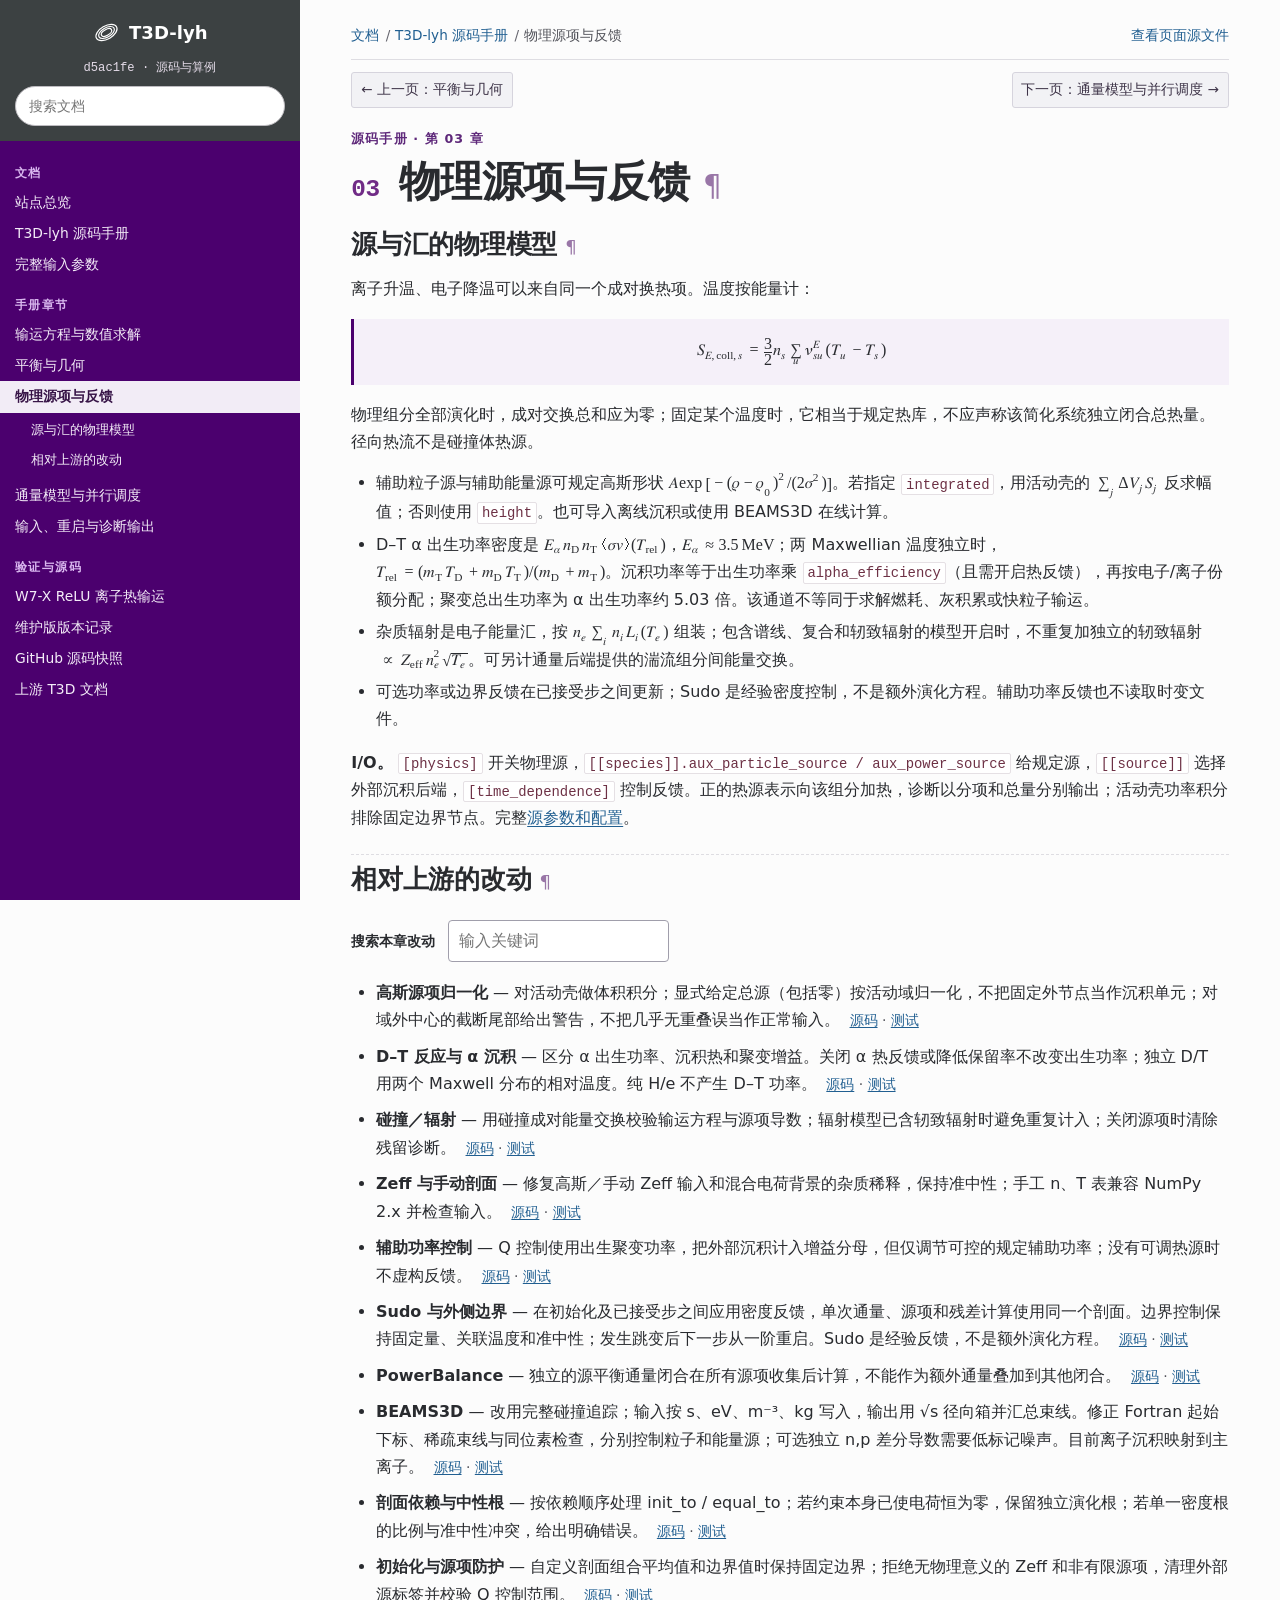
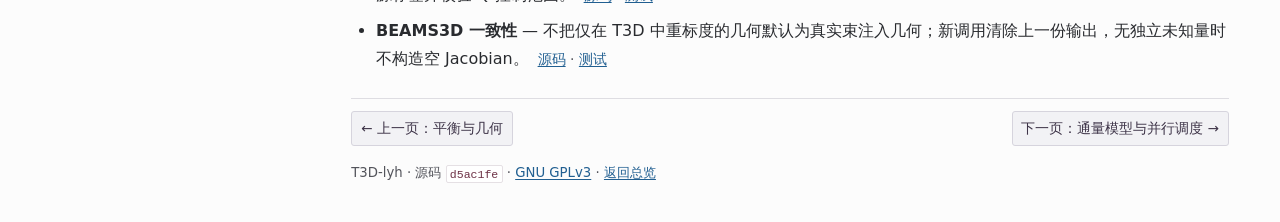
<file: Source-Code/physics.html>
<!doctype html>
<html lang="zh-CN">
<head>
  <meta charset="utf-8">
  <meta name="viewport" content="width=device-width, initial-scale=1">
  <meta name="description" content="T3D-lyh · 物理源项与反馈：碰撞换热、辅助源、聚变 α 加热、辐射和运行反馈。">
  <link rel="canonical" href="https://yihui-l.github.io/T3D-websites/Source-Code/physics.html">
  <title>物理源项与反馈 · T3D-lyh 源码手册</title>
  <link rel="stylesheet" href="styles.css">
  <script defer src="search.js"></script>
  <script defer src="docs-ui.js"></script>
</head>
<body>
<a class="skip-link" href="#main">跳到正文</a>
<div class="doc-mobile">
  <button type="button" data-doc-toggle aria-controls="doc-sidebar" aria-expanded="false" hidden>☰ 目录</button>
  <a href="home.html">T3D-lyh</a>
</div>
<aside class="doc-sidebar sidebar" id="doc-sidebar" aria-label="文档侧栏">
  <div class="side-head">
    <a href="home.html" class="side-brand"><svg viewBox="0 0 40 40" fill="none" stroke="currentColor" stroke-width="1.6" aria-hidden="true"><ellipse cx="20" cy="20" rx="16" ry="9" transform="rotate(-30 20 20)"/><ellipse cx="20" cy="20" rx="12" ry="6.5" transform="rotate(-30 20 20)"/><ellipse cx="20" cy="20" rx="7.9" ry="4" transform="rotate(-30 20 20)"/></svg>T3D-lyh</a>
    <p class="side-version">d5ac1fe · 源码与算例</p>
    <form class="side-search" role="search" action="search.html" method="get">
      <input type="search" name="q" placeholder="搜索文档" aria-label="搜索全部文档" required>
    </form>
  </div>
  <nav class="side-toc" aria-label="分组导航"><p>文档</p><ul><li><a href="home.html">站点总览</a></li><li><a href="./">T3D-lyh 源码手册</a></li><li><a href="parameters.html">完整输入参数</a></li></ul><p>手册章节</p><ul class="side-chapters"><li><a href="transport.html">输运方程与数值求解</a></li><li><a href="geometry.html">平衡与几何</a></li><li><a href="physics.html" aria-current="page">物理源项与反馈</a><ul class="side-sections"><li><a href="#overview">源与汇的物理模型</a></li><li><a href="#changes">相对上游的改动</a></li></ul></li><li><a href="closures.html">通量模型与并行调度</a></li><li><a href="io.html">输入、重启与诊断输出</a></li></ul><p>验证与源码</p><ul><li><a href="../W7X-ReLU-lyh/">W7-X ReLU 离子热输运</a></li><li><a href="SOURCE_VERSION.md">维护版版本记录</a></li><li><a href="https://github.com/Yihui-L/T3D-websites/tree/main/Source-Code/T3D-lyh">GitHub 源码快照</a></li><li><a href="https://t3d.readthedocs.io/en/latest/">上游 T3D 文档</a></li></ul></nav>
</aside>
<div class="doc-body" id="top">
  <div class="doc-sheet">
    <nav class="crumbs" aria-label="面包屑"><ol><li><a href="home.html">文档</a></li><li><a href="./">T3D-lyh 源码手册</a></li><li aria-current="page">物理源项与反馈</li></ol><a href="https://github.com/Yihui-L/T3D-websites/blob/main/Source-Code/physics.html">查看页面源文件</a></nav>
    <nav class="page-turn top" aria-label="顶部前后页"><a href="geometry.html" rel="prev">← 上一页：平衡与几何</a><a href="closures.html" rel="next" class="doc-next">下一页：通量模型与并行调度 →</a></nav>
    <main class="document" id="main">
      <p class="doc-kind">源码手册 · 第 03 章</p>
<section id="physics" class="manual-chapter" aria-labelledby="physics-title">
  <h1 id="physics-title"><span class="chapter-number">03</span> 物理源项与反馈<a href="#physics" class="headerlink" aria-label="本章链接">¶</a></h1>
  <div class="module-guide">
<h2 id="overview">源与汇的物理模型<a href="#overview" class="headerlink" aria-label="本段链接">¶</a></h2>
<p>离子升温、电子降温可以来自同一个成对换热项。温度按能量计：</p>
<div class="formula" role="region" aria-label="碰撞能量交换" tabindex="0">
<math xmlns="http://www.w3.org/1998/Math/MathML" display="block"><semantics><mrow><msub><mi>S</mi><mrow><mi>E</mi><mo separator="true">,</mo><mrow><mi mathvariant="normal">c</mi><mi mathvariant="normal">o</mi><mi mathvariant="normal">l</mi><mi mathvariant="normal">l</mi></mrow><mo separator="true">,</mo><mi>s</mi></mrow></msub><mo>=</mo><mfrac><mn>3</mn><mn>2</mn></mfrac><msub><mi>n</mi><mi>s</mi></msub><munder><mo>∑</mo><mi>u</mi></munder><msubsup><mi>ν</mi><mrow><mi>s</mi><mi>u</mi></mrow><mi>E</mi></msubsup><mo stretchy="false">(</mo><msub><mi>T</mi><mi>u</mi></msub><mo>−</mo><msub><mi>T</mi><mi>s</mi></msub><mo stretchy="false">)</mo></mrow><annotation encoding="application/x-tex">S_{E,\mathrm{coll},s}=\frac{3}{2}n_s\sum_u\nu^E_{su}(T_u-T_s)</annotation></semantics></math>
</div>
<p>物理组分全部演化时，成对交换总和应为零；固定某个温度时，它相当于规定热库，不应声称该简化系统独立闭合总热量。径向热流不是碰撞体热源。</p>
<ul>
<li>辅助粒子源与辅助能量源可规定高斯形状 <math xmlns="http://www.w3.org/1998/Math/MathML"><semantics><mrow><mi>A</mi><mi>exp</mi><mo>⁡</mo><mtext> ⁣</mtext><mo fence="true" stretchy="true" minsize="1.2em" maxsize="1.2em">[</mo><mo>−</mo><mo stretchy="false">(</mo><mi>ρ</mi><mo>−</mo><msub><mi>ρ</mi><mn>0</mn></msub><msup><mo stretchy="false">)</mo><mn>2</mn></msup><mi mathvariant="normal">/</mi><mo stretchy="false">(</mo><mn>2</mn><msup><mi>σ</mi><mn>2</mn></msup><mo stretchy="false">)</mo><mo fence="true" stretchy="true" minsize="1.2em" maxsize="1.2em">]</mo></mrow><annotation encoding="application/x-tex">A\exp\!\bigl[-(\rho-\rho_0)^2/(2\sigma^2)\bigr]</annotation></semantics></math>。若指定 <code>integrated</code>，用活动壳的 <math xmlns="http://www.w3.org/1998/Math/MathML"><semantics><mrow><msub><mo>∑</mo><mi>j</mi></msub><mi mathvariant="normal">Δ</mi><msub><mi>V</mi><mi>j</mi></msub><msub><mi>S</mi><mi>j</mi></msub></mrow><annotation encoding="application/x-tex">\sum_j\Delta V_j S_j</annotation></semantics></math> 反求幅值；否则使用 <code>height</code>。也可导入离线沉积或使用 BEAMS3D 在线计算。</li>
<li>D–T α 出生功率密度是 <math xmlns="http://www.w3.org/1998/Math/MathML"><semantics><mrow><msub><mi>E</mi><mi>α</mi></msub><msub><mi>n</mi><mi mathvariant="normal">D</mi></msub><msub><mi>n</mi><mi mathvariant="normal">T</mi></msub><mo stretchy="false">⟨</mo><mi>σ</mi><mi>v</mi><mo stretchy="false">⟩</mo><mo stretchy="false">(</mo><msub><mi>T</mi><mrow><mi mathvariant="normal">r</mi><mi mathvariant="normal">e</mi><mi mathvariant="normal">l</mi></mrow></msub><mo stretchy="false">)</mo></mrow><annotation encoding="application/x-tex">E_\alpha n_{\mathrm D} n_{\mathrm T}\langle\sigma v\rangle(T_{\mathrm{rel}})</annotation></semantics></math>，<math xmlns="http://www.w3.org/1998/Math/MathML"><semantics><mrow><msub><mi>E</mi><mi>α</mi></msub><mo>≈</mo><mn>3.5</mn><mtext> </mtext><mrow><mi mathvariant="normal">M</mi><mi mathvariant="normal">e</mi><mi mathvariant="normal">V</mi></mrow></mrow><annotation encoding="application/x-tex">E_\alpha\approx3.5\,\mathrm{MeV}</annotation></semantics></math>；两 Maxwellian 温度独立时，<math xmlns="http://www.w3.org/1998/Math/MathML"><semantics><mrow><msub><mi>T</mi><mrow><mi mathvariant="normal">r</mi><mi mathvariant="normal">e</mi><mi mathvariant="normal">l</mi></mrow></msub><mo>=</mo><mo stretchy="false">(</mo><msub><mi>m</mi><mi mathvariant="normal">T</mi></msub><msub><mi>T</mi><mi mathvariant="normal">D</mi></msub><mo>+</mo><msub><mi>m</mi><mi mathvariant="normal">D</mi></msub><msub><mi>T</mi><mi mathvariant="normal">T</mi></msub><mo stretchy="false">)</mo><mi mathvariant="normal">/</mi><mo stretchy="false">(</mo><msub><mi>m</mi><mi mathvariant="normal">D</mi></msub><mo>+</mo><msub><mi>m</mi><mi mathvariant="normal">T</mi></msub><mo stretchy="false">)</mo></mrow><annotation encoding="application/x-tex">T_{\mathrm{rel}}=(m_{\mathrm T}T_{\mathrm D}+m_{\mathrm D}T_{\mathrm T})/(m_{\mathrm D}+m_{\mathrm T})</annotation></semantics></math>。沉积功率等于出生功率乘 <code>alpha_efficiency</code>（且需开启热反馈），再按电子/离子份额分配；聚变总出生功率为 α 出生功率约 5.03 倍。该通道不等同于求解燃耗、灰积累或快粒子输运。</li>
<li>杂质辐射是电子能量汇，按 <math xmlns="http://www.w3.org/1998/Math/MathML"><semantics><mrow><msub><mi>n</mi><mi>e</mi></msub><msub><mo>∑</mo><mi>i</mi></msub><msub><mi>n</mi><mi>i</mi></msub><msub><mi>L</mi><mi>i</mi></msub><mo stretchy="false">(</mo><msub><mi>T</mi><mi>e</mi></msub><mo stretchy="false">)</mo></mrow><annotation encoding="application/x-tex">n_e\sum_i n_i L_i(T_e)</annotation></semantics></math> 组装；包含谱线、复合和轫致辐射的模型开启时，不重复加独立的轫致辐射 <math xmlns="http://www.w3.org/1998/Math/MathML"><semantics><mrow><mo>∝</mo><msub><mi>Z</mi><mrow><mi mathvariant="normal">e</mi><mi mathvariant="normal">f</mi><mi mathvariant="normal">f</mi></mrow></msub><msubsup><mi>n</mi><mi>e</mi><mn>2</mn></msubsup><msqrt><msub><mi>T</mi><mi>e</mi></msub></msqrt></mrow><annotation encoding="application/x-tex">\propto Z_{\mathrm{eff}}n_e^2\sqrt{T_e}</annotation></semantics></math>。可另计通量后端提供的湍流组分间能量交换。</li>
<li>可选功率或边界反馈在已接受步之间更新；Sudo 是经验密度控制，不是额外演化方程。辅助功率反馈也不读取时变文件。</li>
</ul>
<p><strong>I/O。</strong> <code>[physics]</code> 开关物理源，<code>[[species]].aux_particle_source / aux_power_source</code> 给规定源，<code>[[source]]</code> 选择外部沉积后端，<code>[time_dependence]</code> 控制反馈。正的热源表示向该组分加热，诊断以分项和总量分别输出；活动壳功率积分排除固定边界节点。完整<a href="parameters.html">源参数和配置</a>。</p>
  </div>
  <h2 id="changes" class="change-title">相对上游的改动<a href="#changes" class="headerlink" aria-label="本段链接">¶</a></h2>

  <form class="toolbar" role="search" aria-label="搜索本章改动" hidden>
    <label for="search">搜索本章改动</label>
    <input id="search" type="search" placeholder="输入关键词" autocomplete="off" aria-controls="chapter-change-items">
    <output id="search-status" for="search" role="status" aria-live="polite"></output>
  </form>
  <ul class="changes" id="chapter-change-items">
    <li><strong>高斯源项归一化</strong> — 对活动壳做体积积分；显式给定总源（包括零）按活动域归一化，不把固定外节点当作沉积单元；对域外中心的截断尾部给出警告，不把几乎无重叠误当作正常输入。
      <span class="ref"><a aria-label="高斯源项归一化：源码" href="https://github.com/Yihui-L/T3D-websites/blob/main/Source-Code/T3D-lyh/t3d/Species.py">源码</a> · <a aria-label="高斯源项归一化：测试" href="https://github.com/Yihui-L/T3D-websites/blob/main/Source-Code/T3D-lyh/tests/unit/test_vmec_source_balance.py">测试</a></span></li>
    <li><strong>D–T 反应与 α 沉积</strong> — 区分 α 出生功率、沉积热和聚变增益。关闭 α 热反馈或降低保留率不改变出生功率；独立 D/T 用两个 Maxwell 分布的相对温度。纯 H/e 不产生 D–T 功率。
      <span class="ref"><a aria-label="D–T 反应与 α 沉积：源码" href="https://github.com/Yihui-L/T3D-websites/blob/main/Source-Code/T3D-lyh/t3d/Physics.py">源码</a> · <a aria-label="D–T 反应与 α 沉积：测试" href="https://github.com/Yihui-L/T3D-websites/blob/main/Source-Code/T3D-lyh/tests/unit/test_physical_recurrence.py">测试</a></span></li>
    <li><strong>碰撞／辐射</strong> — 用碰撞成对能量交换校验输运方程与源项导数；辐射模型已含轫致辐射时避免重复计入；关闭源项时清除残留诊断。
      <span class="ref"><a aria-label="碰撞／辐射：源码" href="https://github.com/Yihui-L/T3D-websites/blob/main/Source-Code/T3D-lyh/t3d/Physics.py">源码</a> · <a aria-label="碰撞／辐射：测试" href="https://github.com/Yihui-L/T3D-websites/blob/main/Source-Code/T3D-lyh/tests/unit/test_source_physics_io.py">测试</a></span></li>
    <li><strong>Zeff 与手动剖面</strong> — 修复高斯／手动 Zeff 输入和混合电荷背景的杂质稀释，保持准中性；手工 n、T 表兼容 NumPy 2.x 并检查输入。
      <span class="ref"><a aria-label="Zeff 与手动剖面：源码" href="https://github.com/Yihui-L/T3D-websites/blob/main/Source-Code/T3D-lyh/t3d/Species.py">源码</a> · <a aria-label="Zeff 与手动剖面：测试" href="https://github.com/Yihui-L/T3D-websites/blob/main/Source-Code/T3D-lyh/tests/unit/test_physical_recurrence.py">测试</a></span></li>
    <li><strong>辅助功率控制</strong> — Q 控制使用出生聚变功率，把外部沉积计入增益分母，但仅调节可控的规定辅助功率；没有可调热源时不虚构反馈。
      <span class="ref"><a aria-label="辅助功率控制：源码" href="https://github.com/Yihui-L/T3D-websites/blob/main/Source-Code/T3D-lyh/t3d/Species.py">源码</a> · <a aria-label="辅助功率控制：测试" href="https://github.com/Yihui-L/T3D-websites/blob/main/Source-Code/T3D-lyh/tests/unit/test_source_physics_io.py">测试</a></span></li>
    <li><strong>Sudo 与外侧边界</strong> — 在初始化及已接受步之间应用密度反馈，单次通量、源项和残差计算使用同一个剖面。边界控制保持固定量、关联温度和准中性；发生跳变后下一步从一阶重启。Sudo 是经验反馈，不是额外演化方程。
      <span class="ref"><a aria-label="Sudo 与外侧边界：源码" href="https://github.com/Yihui-L/T3D-websites/blob/main/Source-Code/T3D-lyh/t3d/trinity_lib.py">源码</a> · <a aria-label="Sudo 与外侧边界：测试" href="https://github.com/Yihui-L/T3D-websites/blob/main/Source-Code/T3D-lyh/tests/unit/test_driver_transactions.py">测试</a></span></li>
    <li><strong>PowerBalance</strong> — 独立的源平衡通量闭合在所有源项收集后计算，不能作为额外通量叠加到其他闭合。
      <span class="ref"><a aria-label="PowerBalance：源码" href="https://github.com/Yihui-L/T3D-websites/blob/main/Source-Code/T3D-lyh/t3d/flux_models/PowerBalance.py">源码</a> · <a aria-label="PowerBalance：测试" href="https://github.com/Yihui-L/T3D-websites/blob/main/Source-Code/T3D-lyh/tests/unit/test_geometry_balance_interfaces.py">测试</a></span></li>
    <li><strong>BEAMS3D</strong> — 改用完整碰撞追踪；输入按 s、eV、m⁻³、kg 写入，输出用 √s 径向箱并汇总束线。修正 Fortran 起始下标、稀疏束线与同位素检查，分别控制粒子和能量源；可选独立 n,p 差分导数需要低标记噪声。目前离子沉积映射到主离子。
      <span class="ref"><a aria-label="BEAMS3D：源码" href="https://github.com/Yihui-L/T3D-websites/blob/main/Source-Code/T3D-lyh/t3d/source_models/BEAMS3D.py">源码</a> · <a aria-label="BEAMS3D：测试" href="https://github.com/Yihui-L/T3D-websites/blob/main/Source-Code/T3D-lyh/tests/unit/test_beams3d_model.py">测试</a></span></li>
    <li><strong>剖面依赖与中性根</strong> — 按依赖顺序处理 init_to / equal_to；若约束本身已使电荷恒为零，保留独立演化根；若单一密度根的比例与准中性冲突，给出明确错误。<span class="ref"> <a aria-label="剖面依赖与中性根：源码" href="https://github.com/Yihui-L/T3D-websites/blob/main/Source-Code/T3D-lyh/t3d/Species.py">源码</a> · <a aria-label="剖面依赖与中性根：测试" href="https://github.com/Yihui-L/T3D-websites/blob/main/Source-Code/T3D-lyh/tests/unit/test_physics_round4.py">测试</a></span></li>
    <li><strong>初始化与源项防护</strong> — 自定义剖面组合平均值和边界值时保持固定边界；拒绝无物理意义的 Zeff 和非有限源项，清理外部源标签并校验 Q 控制范围。<span class="ref"> <a aria-label="初始化与源项防护：源码" href="https://github.com/Yihui-L/T3D-websites/blob/main/Source-Code/T3D-lyh/t3d/Physics.py">源码</a> · <a aria-label="初始化与源项防护：测试" href="https://github.com/Yihui-L/T3D-websites/blob/main/Source-Code/T3D-lyh/tests/unit/test_physics_round4.py">测试</a></span></li>
    <li><strong>BEAMS3D 一致性</strong> — 不把仅在 T3D 中重标度的几何默认为真实束注入几何；新调用清除上一份输出，无独立未知量时不构造空 Jacobian。<span class="ref"> <a aria-label="BEAMS3D 一致性：源码" href="https://github.com/Yihui-L/T3D-websites/blob/main/Source-Code/T3D-lyh/t3d/source_models/BEAMS3D.py">源码</a> · <a aria-label="BEAMS3D 一致性：测试" href="https://github.com/Yihui-L/T3D-websites/blob/main/Source-Code/T3D-lyh/tests/unit/test_beams3d_model.py">测试</a></span></li>
  </ul>
</section>
    </main>
    <nav class="page-turn bottom" aria-label="底部前后页"><a href="geometry.html" rel="prev">← 上一页：平衡与几何</a><a href="closures.html" rel="next" class="doc-next">下一页：通量模型与并行调度 →</a></nav>
    <footer class="doc-footer">T3D-lyh · 源码 <code>d5ac1fe</code> · <a href="GPL-3.0.txt">GNU GPLv3</a> · <a href="home.html">返回总览</a></footer>
  </div>
</div>
</body>
</html>
</file>
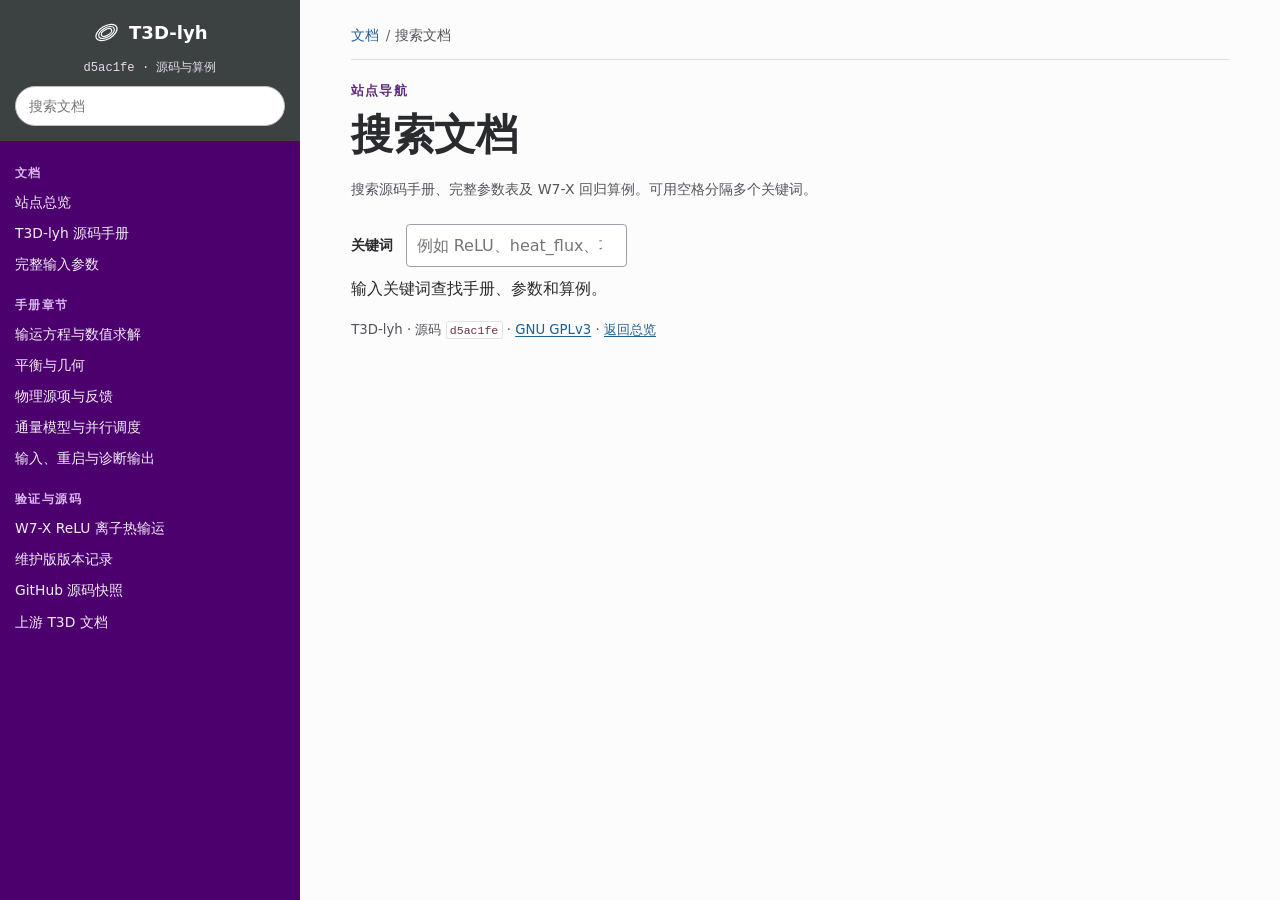
<file: Source-Code/search.html>
<!doctype html>
<html lang="zh-CN">
<head>
  <meta charset="utf-8">
  <meta name="viewport" content="width=device-width, initial-scale=1">
  <meta name="description" content="T3D-lyh · 搜索文档">
  <link rel="canonical" href="https://yihui-l.github.io/T3D-websites/Source-Code/search.html">
  <title>搜索文档 · 文档</title>
  <link rel="stylesheet" href="styles.css">
  <script defer src="search-index.js"></script>
  <script defer src="docs-ui.js"></script>
</head>
<body>
<a class="skip-link" href="#main">跳到正文</a>
<div class="doc-mobile">
  <button type="button" data-doc-toggle aria-controls="doc-sidebar" aria-expanded="false" hidden>☰ 目录</button>
  <a href="home.html">T3D-lyh</a>
</div>
<aside class="doc-sidebar sidebar" id="doc-sidebar" aria-label="文档侧栏">
  <div class="side-head">
    <a href="home.html" class="side-brand"><svg viewBox="0 0 40 40" fill="none" stroke="currentColor" stroke-width="1.6" aria-hidden="true"><ellipse cx="20" cy="20" rx="16" ry="9" transform="rotate(-30 20 20)"/><ellipse cx="20" cy="20" rx="12" ry="6.5" transform="rotate(-30 20 20)"/><ellipse cx="20" cy="20" rx="7.9" ry="4" transform="rotate(-30 20 20)"/></svg>T3D-lyh</a>
    <p class="side-version">d5ac1fe · 源码与算例</p>
    <form class="side-search" role="search" action="search.html" method="get">
      <input type="search" name="q" placeholder="搜索文档" aria-label="搜索全部文档" required>
    </form>
  </div>
  <nav class="side-toc" aria-label="分组导航"><p>文档</p><ul><li><a href="home.html">站点总览</a></li><li><a href="./">T3D-lyh 源码手册</a></li><li><a href="parameters.html">完整输入参数</a></li></ul><p>手册章节</p><ul class="side-chapters"><li><a href="transport.html">输运方程与数值求解</a></li><li><a href="geometry.html">平衡与几何</a></li><li><a href="physics.html">物理源项与反馈</a></li><li><a href="closures.html">通量模型与并行调度</a></li><li><a href="io.html">输入、重启与诊断输出</a></li></ul><p>验证与源码</p><ul><li><a href="../W7X-ReLU-lyh/">W7-X ReLU 离子热输运</a></li><li><a href="SOURCE_VERSION.md">维护版版本记录</a></li><li><a href="https://github.com/Yihui-L/T3D-websites/tree/main/Source-Code/T3D-lyh">GitHub 源码快照</a></li><li><a href="https://t3d.readthedocs.io/en/latest/">上游 T3D 文档</a></li></ul></nav>
</aside>
<div class="doc-body" id="top">
  <div class="doc-sheet">
    <nav class="crumbs" aria-label="面包屑"><ol><li><a href="home.html">文档</a></li><li aria-current="page">搜索文档</li></ol></nav>

    <main class="document" id="main">
      <p class="doc-kind">站点导航</p>
      <h1>搜索文档</h1>
<p class="search-intro">搜索源码手册、完整参数表及 W7-X 回归算例。可用空格分隔多个关键词。</p>
<form class="toolbar" id="doc-search" role="search">
  <label for="doc-query">关键词</label>
  <input type="search" id="doc-query" name="q" placeholder="例如 ReLU、heat_flux、功率残差">
</form>
<p id="doc-search-status" role="status" aria-live="polite"></p>
<ul class="search-items" id="doc-search-items"></ul>
<noscript><p>搜索需启用 JavaScript。仍可直接浏览<a href="./">源码手册</a>或<a href="parameters.html">参数表</a>。</p></noscript>
    </main>

    <footer class="doc-footer">T3D-lyh · 源码 <code>d5ac1fe</code> · <a href="GPL-3.0.txt">GNU GPLv3</a> · <a href="home.html">返回总览</a></footer>
  </div>
</div>
</body>
</html>
</file>
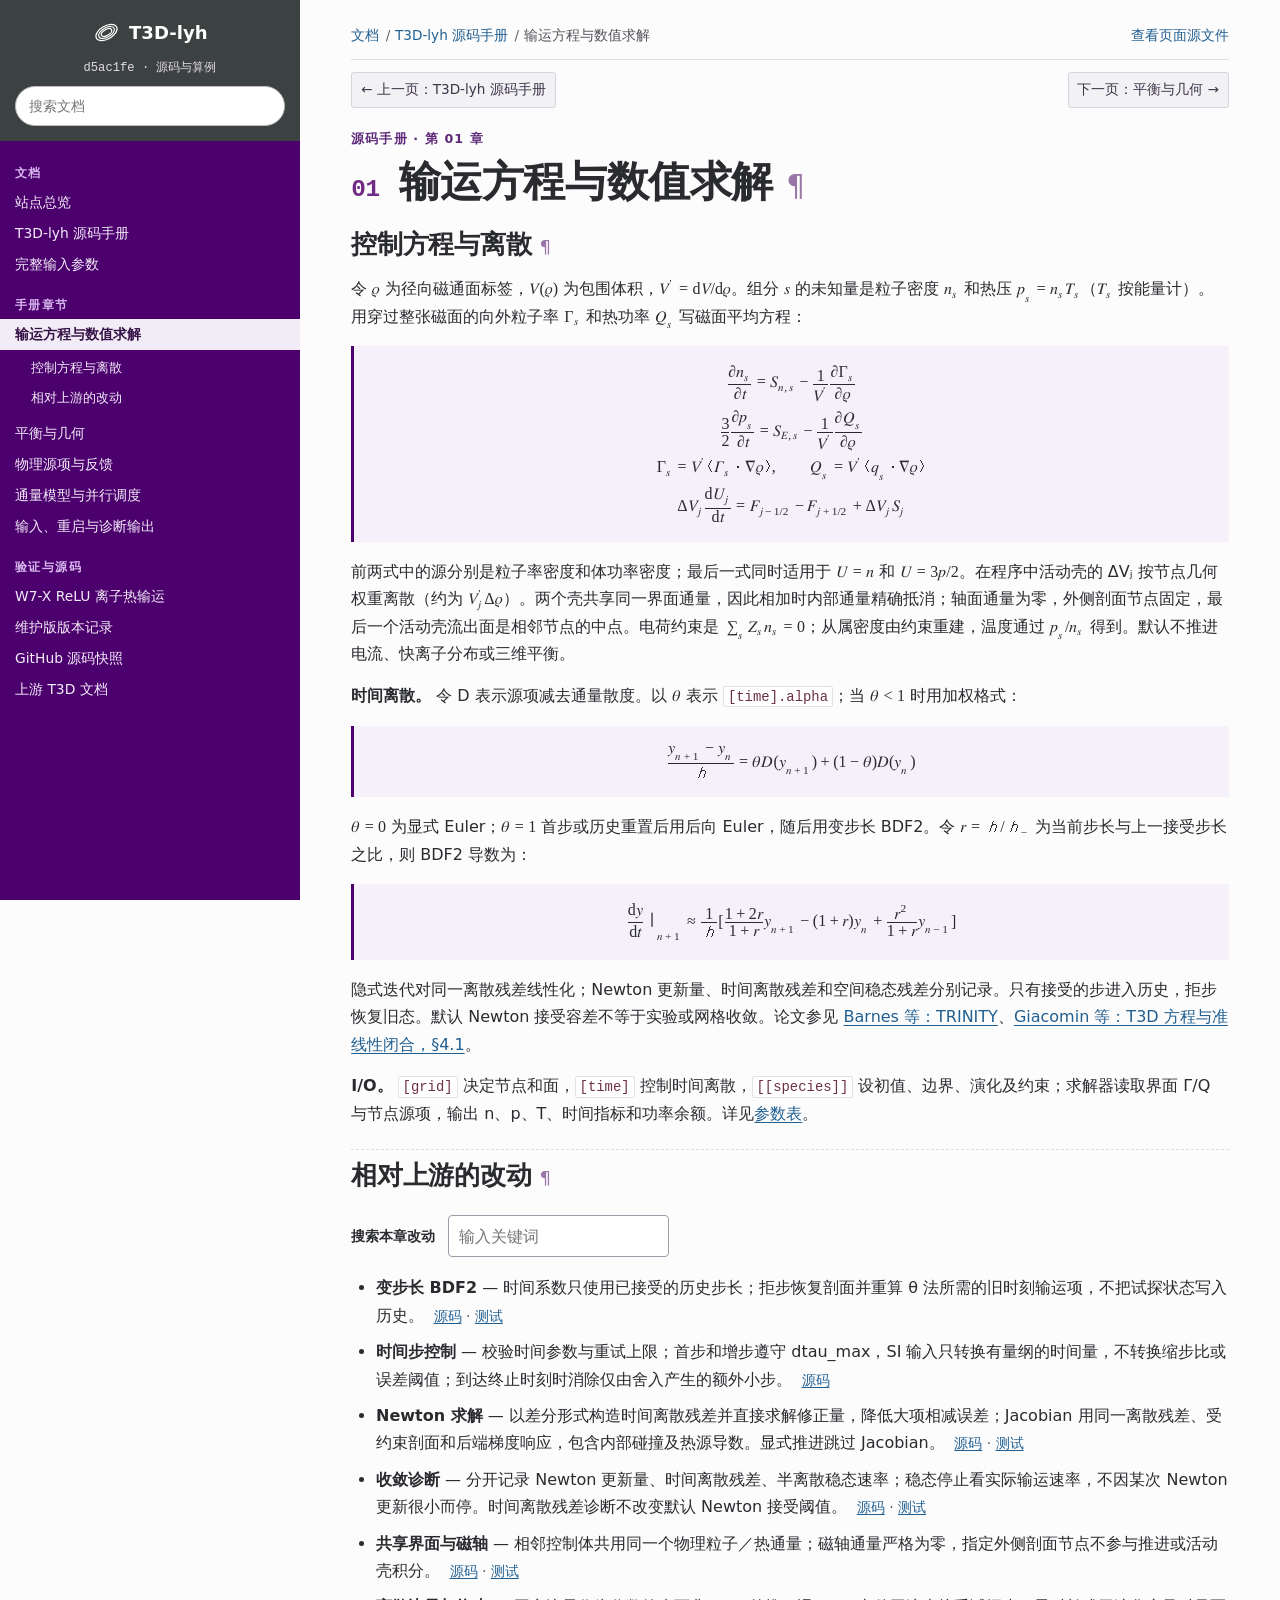
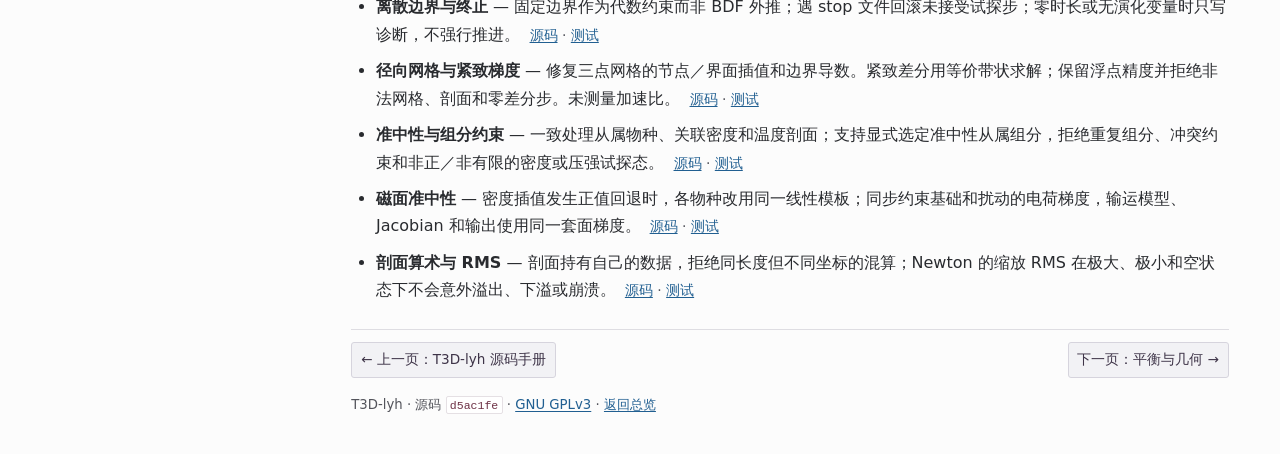
<file: Source-Code/transport.html>
<!doctype html>
<html lang="zh-CN">
<head>
  <meta charset="utf-8">
  <meta name="viewport" content="width=device-width, initial-scale=1">
  <meta name="description" content="T3D-lyh · 输运方程与数值求解：磁面平均粒子与能量方程、壳层离散、时间推进、边界条件和准中性约束。">
  <link rel="canonical" href="https://yihui-l.github.io/T3D-websites/Source-Code/transport.html">
  <title>输运方程与数值求解 · T3D-lyh 源码手册</title>
  <link rel="stylesheet" href="styles.css">
  <script defer src="search.js"></script>
  <script defer src="docs-ui.js"></script>
</head>
<body>
<a class="skip-link" href="#main">跳到正文</a>
<div class="doc-mobile">
  <button type="button" data-doc-toggle aria-controls="doc-sidebar" aria-expanded="false" hidden>☰ 目录</button>
  <a href="home.html">T3D-lyh</a>
</div>
<aside class="doc-sidebar sidebar" id="doc-sidebar" aria-label="文档侧栏">
  <div class="side-head">
    <a href="home.html" class="side-brand"><svg viewBox="0 0 40 40" fill="none" stroke="currentColor" stroke-width="1.6" aria-hidden="true"><ellipse cx="20" cy="20" rx="16" ry="9" transform="rotate(-30 20 20)"/><ellipse cx="20" cy="20" rx="12" ry="6.5" transform="rotate(-30 20 20)"/><ellipse cx="20" cy="20" rx="7.9" ry="4" transform="rotate(-30 20 20)"/></svg>T3D-lyh</a>
    <p class="side-version">d5ac1fe · 源码与算例</p>
    <form class="side-search" role="search" action="search.html" method="get">
      <input type="search" name="q" placeholder="搜索文档" aria-label="搜索全部文档" required>
    </form>
  </div>
  <nav class="side-toc" aria-label="分组导航"><p>文档</p><ul><li><a href="home.html">站点总览</a></li><li><a href="./">T3D-lyh 源码手册</a></li><li><a href="parameters.html">完整输入参数</a></li></ul><p>手册章节</p><ul class="side-chapters"><li><a href="transport.html" aria-current="page">输运方程与数值求解</a><ul class="side-sections"><li><a href="#overview">控制方程与离散</a></li><li><a href="#changes">相对上游的改动</a></li></ul></li><li><a href="geometry.html">平衡与几何</a></li><li><a href="physics.html">物理源项与反馈</a></li><li><a href="closures.html">通量模型与并行调度</a></li><li><a href="io.html">输入、重启与诊断输出</a></li></ul><p>验证与源码</p><ul><li><a href="../W7X-ReLU-lyh/">W7-X ReLU 离子热输运</a></li><li><a href="SOURCE_VERSION.md">维护版版本记录</a></li><li><a href="https://github.com/Yihui-L/T3D-websites/tree/main/Source-Code/T3D-lyh">GitHub 源码快照</a></li><li><a href="https://t3d.readthedocs.io/en/latest/">上游 T3D 文档</a></li></ul></nav>
</aside>
<div class="doc-body" id="top">
  <div class="doc-sheet">
    <nav class="crumbs" aria-label="面包屑"><ol><li><a href="home.html">文档</a></li><li><a href="./">T3D-lyh 源码手册</a></li><li aria-current="page">输运方程与数值求解</li></ol><a href="https://github.com/Yihui-L/T3D-websites/blob/main/Source-Code/transport.html">查看页面源文件</a></nav>
    <nav class="page-turn top" aria-label="顶部前后页"><a href="./" rel="prev">← 上一页：T3D-lyh 源码手册</a><a href="geometry.html" rel="next" class="doc-next">下一页：平衡与几何 →</a></nav>
    <main class="document" id="main">
      <p class="doc-kind">源码手册 · 第 01 章</p>
<section id="transport" class="manual-chapter" aria-labelledby="transport-title">
  <h1 id="transport-title"><span class="chapter-number">01</span> 输运方程与数值求解<a href="#transport" class="headerlink" aria-label="本章链接">¶</a></h1>
  <div class="module-guide">
<h2 id="overview">控制方程与离散<a href="#overview" class="headerlink" aria-label="本段链接">¶</a></h2>
<p>令 <math xmlns="http://www.w3.org/1998/Math/MathML"><semantics><mrow><mi>ρ</mi></mrow><annotation encoding="application/x-tex">\rho</annotation></semantics></math> 为径向磁通面标签，<math xmlns="http://www.w3.org/1998/Math/MathML"><semantics><mrow><mi>V</mi><mo stretchy="false">(</mo><mi>ρ</mi><mo stretchy="false">)</mo></mrow><annotation encoding="application/x-tex">V(\rho)</annotation></semantics></math> 为包围体积，<math xmlns="http://www.w3.org/1998/Math/MathML"><semantics><mrow><msup><mi>V</mi><mo mathvariant="normal" lspace="0em" rspace="0em">′</mo></msup><mo>=</mo><mi mathvariant="normal">d</mi><mi>V</mi><mi mathvariant="normal">/</mi><mi mathvariant="normal">d</mi><mi>ρ</mi></mrow><annotation encoding="application/x-tex">V&#x27;=\mathrm dV/\mathrm d\rho</annotation></semantics></math>。组分 <math xmlns="http://www.w3.org/1998/Math/MathML"><semantics><mrow><mi>s</mi></mrow><annotation encoding="application/x-tex">s</annotation></semantics></math> 的未知量是粒子密度 <math xmlns="http://www.w3.org/1998/Math/MathML"><semantics><mrow><msub><mi>n</mi><mi>s</mi></msub></mrow><annotation encoding="application/x-tex">n_s</annotation></semantics></math> 和热压 <math xmlns="http://www.w3.org/1998/Math/MathML"><semantics><mrow><msub><mi>p</mi><mi>s</mi></msub><mo>=</mo><msub><mi>n</mi><mi>s</mi></msub><msub><mi>T</mi><mi>s</mi></msub></mrow><annotation encoding="application/x-tex">p_s=n_sT_s</annotation></semantics></math>（<math xmlns="http://www.w3.org/1998/Math/MathML"><semantics><mrow><msub><mi>T</mi><mi>s</mi></msub></mrow><annotation encoding="application/x-tex">T_s</annotation></semantics></math> 按能量计）。用穿过整张磁面的向外粒子率 <math xmlns="http://www.w3.org/1998/Math/MathML"><semantics><mrow><msub><mi mathvariant="normal">Γ</mi><mi>s</mi></msub></mrow><annotation encoding="application/x-tex">\Gamma_s</annotation></semantics></math> 和热功率 <math xmlns="http://www.w3.org/1998/Math/MathML"><semantics><mrow><msub><mi>Q</mi><mi>s</mi></msub></mrow><annotation encoding="application/x-tex">Q_s</annotation></semantics></math> 写磁面平均方程：</p>
<div class="formula" role="region" aria-label="磁面平均输运方程与壳层离散" tabindex="0">
<math xmlns="http://www.w3.org/1998/Math/MathML" display="block"><semantics><mrow><mfrac><mrow><mi mathvariant="normal">∂</mi><msub><mi>n</mi><mi>s</mi></msub></mrow><mrow><mi mathvariant="normal">∂</mi><mi>t</mi></mrow></mfrac><mo>=</mo><msub><mi>S</mi><mrow><mi>n</mi><mo separator="true">,</mo><mi>s</mi></mrow></msub><mo>−</mo><mfrac><mn>1</mn><msup><mi>V</mi><mo mathvariant="normal" lspace="0em" rspace="0em">′</mo></msup></mfrac><mfrac><mrow><mi mathvariant="normal">∂</mi><msub><mi mathvariant="normal">Γ</mi><mi>s</mi></msub></mrow><mrow><mi mathvariant="normal">∂</mi><mi>ρ</mi></mrow></mfrac></mrow><annotation encoding="application/x-tex">\frac{\partial n_s}{\partial t}=S_{n,s}-\frac{1}{V&#x27;}\frac{\partial\Gamma_s}{\partial\rho}</annotation></semantics></math>
<math xmlns="http://www.w3.org/1998/Math/MathML" display="block"><semantics><mrow><mfrac><mn>3</mn><mn>2</mn></mfrac><mfrac><mrow><mi mathvariant="normal">∂</mi><msub><mi>p</mi><mi>s</mi></msub></mrow><mrow><mi mathvariant="normal">∂</mi><mi>t</mi></mrow></mfrac><mo>=</mo><msub><mi>S</mi><mrow><mi>E</mi><mo separator="true">,</mo><mi>s</mi></mrow></msub><mo>−</mo><mfrac><mn>1</mn><msup><mi>V</mi><mo mathvariant="normal" lspace="0em" rspace="0em">′</mo></msup></mfrac><mfrac><mrow><mi mathvariant="normal">∂</mi><msub><mi>Q</mi><mi>s</mi></msub></mrow><mrow><mi mathvariant="normal">∂</mi><mi>ρ</mi></mrow></mfrac></mrow><annotation encoding="application/x-tex">\frac{3}{2}\frac{\partial p_s}{\partial t}=S_{E,s}-\frac{1}{V&#x27;}\frac{\partial Q_s}{\partial\rho}</annotation></semantics></math>
<math xmlns="http://www.w3.org/1998/Math/MathML" display="block"><semantics><mrow><msub><mi mathvariant="normal">Γ</mi><mi>s</mi></msub><mo>=</mo><msup><mi>V</mi><mo mathvariant="normal" lspace="0em" rspace="0em">′</mo></msup><mo stretchy="false">⟨</mo><msub><mi mathvariant="bold">Γ</mi><mi>s</mi></msub><mo>⋅</mo><mi mathvariant="normal">∇</mi><mi>ρ</mi><mo stretchy="false">⟩</mo><mo separator="true">,</mo><mspace width="2em"/><msub><mi>Q</mi><mi>s</mi></msub><mo>=</mo><msup><mi>V</mi><mo mathvariant="normal" lspace="0em" rspace="0em">′</mo></msup><mo stretchy="false">⟨</mo><msub><mi mathvariant="bold-italic">q</mi><mi>s</mi></msub><mo>⋅</mo><mi mathvariant="normal">∇</mi><mi>ρ</mi><mo stretchy="false">⟩</mo></mrow><annotation encoding="application/x-tex">\Gamma_s=V&#x27;\langle\boldsymbol{\Gamma}_s\cdot\nabla\rho\rangle,\qquad Q_s=V&#x27;\langle\boldsymbol{q}_s\cdot\nabla\rho\rangle</annotation></semantics></math>
<math xmlns="http://www.w3.org/1998/Math/MathML" display="block"><semantics><mrow><mi mathvariant="normal">Δ</mi><msub><mi>V</mi><mi>j</mi></msub><mfrac><mrow><mi mathvariant="normal">d</mi><msub><mi>U</mi><mi>j</mi></msub></mrow><mrow><mi mathvariant="normal">d</mi><mi>t</mi></mrow></mfrac><mo>=</mo><msub><mi>F</mi><mrow><mi>j</mi><mo>−</mo><mn>1</mn><mi mathvariant="normal">/</mi><mn>2</mn></mrow></msub><mo>−</mo><msub><mi>F</mi><mrow><mi>j</mi><mo>+</mo><mn>1</mn><mi mathvariant="normal">/</mi><mn>2</mn></mrow></msub><mo>+</mo><mi mathvariant="normal">Δ</mi><msub><mi>V</mi><mi>j</mi></msub><msub><mi>S</mi><mi>j</mi></msub></mrow><annotation encoding="application/x-tex">\Delta V_j\frac{\mathrm d U_j}{\mathrm dt}=F_{j-1/2}-F_{j+1/2}+\Delta V_j S_j</annotation></semantics></math>
</div>
<p>前两式中的源分别是粒子率密度和体功率密度；最后一式同时适用于 <math xmlns="http://www.w3.org/1998/Math/MathML"><semantics><mrow><mi>U</mi><mo>=</mo><mi>n</mi></mrow><annotation encoding="application/x-tex">U=n</annotation></semantics></math> 和 <math xmlns="http://www.w3.org/1998/Math/MathML"><semantics><mrow><mi>U</mi><mo>=</mo><mn>3</mn><mi>p</mi><mi mathvariant="normal">/</mi><mn>2</mn></mrow><annotation encoding="application/x-tex">U=3p/2</annotation></semantics></math>。在程序中活动壳的 ΔVⱼ 按节点几何权重离散（约为 <math xmlns="http://www.w3.org/1998/Math/MathML"><semantics><mrow><msubsup><mi>V</mi><mi>j</mi><mo mathvariant="normal" lspace="0em" rspace="0em">′</mo></msubsup><mi mathvariant="normal">Δ</mi><mi>ρ</mi></mrow><annotation encoding="application/x-tex">V&#x27;_j\Delta\rho</annotation></semantics></math>）。两个壳共享同一界面通量，因此相加时内部通量精确抵消；轴面通量为零，外侧剖面节点固定，最后一个活动壳流出面是相邻节点的中点。电荷约束是 <math xmlns="http://www.w3.org/1998/Math/MathML"><semantics><mrow><msub><mo>∑</mo><mi>s</mi></msub><msub><mi>Z</mi><mi>s</mi></msub><msub><mi>n</mi><mi>s</mi></msub><mo>=</mo><mn>0</mn></mrow><annotation encoding="application/x-tex">\sum_s Z_s n_s=0</annotation></semantics></math>；从属密度由约束重建，温度通过 <math xmlns="http://www.w3.org/1998/Math/MathML"><semantics><mrow><msub><mi>p</mi><mi>s</mi></msub><mi mathvariant="normal">/</mi><msub><mi>n</mi><mi>s</mi></msub></mrow><annotation encoding="application/x-tex">p_s/n_s</annotation></semantics></math> 得到。默认不推进电流、快离子分布或三维平衡。</p>
<p><strong>时间离散。</strong> 令 D 表示源项减去通量散度。以 <math xmlns="http://www.w3.org/1998/Math/MathML"><semantics><mrow><mi>θ</mi></mrow><annotation encoding="application/x-tex">\theta</annotation></semantics></math> 表示 <code>[time].alpha</code>；当 <math xmlns="http://www.w3.org/1998/Math/MathML"><semantics><mrow><mi>θ</mi><mo>&lt;</mo><mn>1</mn></mrow><annotation encoding="application/x-tex">\theta&lt;1</annotation></semantics></math> 时用加权格式：</p>
<div class="formula" role="region" aria-label="θ 法" tabindex="0">
<math xmlns="http://www.w3.org/1998/Math/MathML" display="block"><semantics><mrow><mfrac><mrow><msub><mi>y</mi><mrow><mi>n</mi><mo>+</mo><mn>1</mn></mrow></msub><mo>−</mo><msub><mi>y</mi><mi>n</mi></msub></mrow><mi>h</mi></mfrac><mo>=</mo><mi>θ</mi><mi>D</mi><mo stretchy="false">(</mo><msub><mi>y</mi><mrow><mi>n</mi><mo>+</mo><mn>1</mn></mrow></msub><mo stretchy="false">)</mo><mo>+</mo><mo stretchy="false">(</mo><mn>1</mn><mo>−</mo><mi>θ</mi><mo stretchy="false">)</mo><mi>D</mi><mo stretchy="false">(</mo><msub><mi>y</mi><mi>n</mi></msub><mo stretchy="false">)</mo></mrow><annotation encoding="application/x-tex">\frac{y_{n+1}-y_n}{h}=\theta D(y_{n+1})+(1-\theta)D(y_n)</annotation></semantics></math>
</div>
<p><math xmlns="http://www.w3.org/1998/Math/MathML"><semantics><mrow><mi>θ</mi><mo>=</mo><mn>0</mn></mrow><annotation encoding="application/x-tex">\theta=0</annotation></semantics></math> 为显式 Euler；<math xmlns="http://www.w3.org/1998/Math/MathML"><semantics><mrow><mi>θ</mi><mo>=</mo><mn>1</mn></mrow><annotation encoding="application/x-tex">\theta=1</annotation></semantics></math> 首步或历史重置后用后向 Euler，随后用变步长 BDF2。令 <math xmlns="http://www.w3.org/1998/Math/MathML"><semantics><mrow><mi>r</mi><mo>=</mo><mi>h</mi><mi mathvariant="normal">/</mi><msub><mi>h</mi><mo lspace="0em" rspace="0em">−</mo></msub></mrow><annotation encoding="application/x-tex">r=h/h_{-}</annotation></semantics></math> 为当前步长与上一接受步长之比，则 BDF2 导数为：</p>
<div class="formula" role="region" aria-label="变步长 BDF2 导数" tabindex="0">
<math xmlns="http://www.w3.org/1998/Math/MathML" display="block"><semantics><mrow><msub><mrow><mfrac><mrow><mi mathvariant="normal">d</mi><mi>y</mi></mrow><mrow><mi mathvariant="normal">d</mi><mi>t</mi></mrow></mfrac><mo fence="true">∣</mo></mrow><mrow><mi>n</mi><mo>+</mo><mn>1</mn></mrow></msub><mo>≈</mo><mfrac><mn>1</mn><mi>h</mi></mfrac><mrow><mo fence="true">[</mo><mfrac><mrow><mn>1</mn><mo>+</mo><mn>2</mn><mi>r</mi></mrow><mrow><mn>1</mn><mo>+</mo><mi>r</mi></mrow></mfrac><msub><mi>y</mi><mrow><mi>n</mi><mo>+</mo><mn>1</mn></mrow></msub><mo>−</mo><mo stretchy="false">(</mo><mn>1</mn><mo>+</mo><mi>r</mi><mo stretchy="false">)</mo><msub><mi>y</mi><mi>n</mi></msub><mo>+</mo><mfrac><msup><mi>r</mi><mn>2</mn></msup><mrow><mn>1</mn><mo>+</mo><mi>r</mi></mrow></mfrac><msub><mi>y</mi><mrow><mi>n</mi><mo>−</mo><mn>1</mn></mrow></msub><mo fence="true">]</mo></mrow></mrow><annotation encoding="application/x-tex">\left.\frac{\mathrm d y}{\mathrm dt}\right|_{n+1}\approx \frac{1}{h}\left[\frac{1+2r}{1+r}y_{n+1}-(1+r)y_n+\frac{r^2}{1+r}y_{n-1}\right]</annotation></semantics></math>
</div>
<p>隐式迭代对同一离散残差线性化；Newton 更新量、时间离散残差和空间稳态残差分别记录。只有接受的步进入历史，拒步恢复旧态。默认 Newton 接受容差不等于实验或网格收敛。论文参见 <a href="https://doi.org/10.1063/1.3323082">Barnes 等：TRINITY</a>、<a href="https://doi.org/10.1017/S0022377824001107">Giacomin 等：T3D 方程与准线性闭合，§4.1</a>。</p>
<p><strong>I/O。</strong> <code>[grid]</code> 决定节点和面，<code>[time]</code> 控制时间离散，<code>[[species]]</code> 设初值、边界、演化及约束；求解器读取界面 Γ/Q 与节点源项，输出 n、p、T、时间指标和功率余额。详见<a href="parameters.html">参数表</a>。</p>
  </div>
  <h2 id="changes" class="change-title">相对上游的改动<a href="#changes" class="headerlink" aria-label="本段链接">¶</a></h2>

  <form class="toolbar" role="search" aria-label="搜索本章改动" hidden>
    <label for="search">搜索本章改动</label>
    <input id="search" type="search" placeholder="输入关键词" autocomplete="off" aria-controls="chapter-change-items">
    <output id="search-status" for="search" role="status" aria-live="polite"></output>
  </form>
  <ul class="changes" id="chapter-change-items">
    <li><strong>变步长 BDF2</strong> — 时间系数只使用已接受的历史步长；拒步恢复剖面并重算 θ 法所需的旧时刻输运项，不把试探状态写入历史。
      <span class="ref"><a aria-label="变步长 BDF2：源码" href="https://github.com/Yihui-L/T3D-websites/blob/main/Source-Code/T3D-lyh/t3d/Time.py">源码</a> · <a aria-label="变步长 BDF2：测试" href="https://github.com/Yihui-L/T3D-websites/blob/main/Source-Code/T3D-lyh/tests/unit/test_lyh_time_control.py">测试</a></span></li>
    <li><strong>时间步控制</strong> — 校验时间参数与重试上限；首步和增步遵守 dtau_max，SI 输入只转换有量纲的时间量，不转换缩步比或误差阈值；到达终止时刻时消除仅由舍入产生的额外小步。
      <span class="ref"><a aria-label="时间步控制：源码" href="https://github.com/Yihui-L/T3D-websites/blob/main/Source-Code/T3D-lyh/t3d/Time.py">源码</a></span></li>
    <li><strong>Newton 求解</strong> — 以差分形式构造时间离散残差并直接求解修正量，降低大项相减误差；Jacobian 用同一离散残差、受约束剖面和后端梯度响应，包含内部碰撞及热源导数。显式推进跳过 Jacobian。
      <span class="ref"><a aria-label="Newton 求解：源码" href="https://github.com/Yihui-L/T3D-websites/blob/main/Source-Code/T3D-lyh/t3d/Solver.py">源码</a> · <a aria-label="Newton 求解：测试" href="https://github.com/Yihui-L/T3D-websites/blob/main/Source-Code/T3D-lyh/tests/unit/test_discrete_jacobian.py">测试</a></span></li>
    <li><strong>收敛诊断</strong> — 分开记录 Newton 更新量、时间离散残差、半离散稳态速率；稳态停止看实际输运速率，不因某次 Newton 更新很小而停。时间离散残差诊断不改变默认 Newton 接受阈值。
      <span class="ref"><a aria-label="收敛诊断：源码" href="https://github.com/Yihui-L/T3D-websites/blob/main/Source-Code/T3D-lyh/t3d/Solver.py">源码</a> · <a aria-label="收敛诊断：测试" href="https://github.com/Yihui-L/T3D-websites/blob/main/Source-Code/T3D-lyh/tests/unit/test_numerics_round3.py">测试</a></span></li>
    <li><strong>共享界面与磁轴</strong> — 相邻控制体共用同一个物理粒子／热通量；磁轴通量严格为零，指定外侧剖面节点不参与推进或活动壳积分。
      <span class="ref"><a aria-label="共享界面与磁轴：源码" href="https://github.com/Yihui-L/T3D-websites/blob/main/Source-Code/T3D-lyh/t3d/Species.py">源码</a> · <a aria-label="共享界面与磁轴：测试" href="https://github.com/Yihui-L/T3D-websites/blob/main/Source-Code/T3D-lyh/tests/unit/test_vmec_source_balance.py">测试</a></span></li>
    <li><strong>离散边界与终止</strong> — 固定边界作为代数约束而非 BDF 外推；遇 stop 文件回滚未接受试探步；零时长或无演化变量时只写诊断，不强行推进。
      <span class="ref"><a aria-label="离散边界与终止：源码" href="https://github.com/Yihui-L/T3D-websites/blob/main/Source-Code/T3D-lyh/t3d/trinity_lib.py">源码</a> · <a aria-label="离散边界与终止：测试" href="https://github.com/Yihui-L/T3D-websites/blob/main/Source-Code/T3D-lyh/tests/unit/test_driver_transactions.py">测试</a></span></li>
    <li><strong>径向网格与紧致梯度</strong> — 修复三点网格的节点／界面插值和边界导数。紧致差分用等价带状求解；保留浮点精度并拒绝非法网格、剖面和零差分步。未测量加速比。
      <span class="ref"><a aria-label="径向网格与紧致梯度：源码" href="https://github.com/Yihui-L/T3D-websites/blob/main/Source-Code/T3D-lyh/t3d/Profiles.py">源码</a> · <a aria-label="径向网格与紧致梯度：测试" href="https://github.com/Yihui-L/T3D-websites/blob/main/Source-Code/T3D-lyh/tests/unit/test_numerics_round3.py">测试</a></span></li>
    <li><strong>准中性与组分约束</strong> — 一致处理从属物种、关联密度和温度剖面；支持显式选定准中性从属组分，拒绝重复组分、冲突约束和非正／非有限的密度或压强试探态。
      <span class="ref"><a aria-label="准中性与组分约束：源码" href="https://github.com/Yihui-L/T3D-websites/blob/main/Source-Code/T3D-lyh/t3d/Species.py">源码</a> · <a aria-label="准中性与组分约束：测试" href="https://github.com/Yihui-L/T3D-websites/blob/main/Source-Code/T3D-lyh/tests/unit/test_species.py">测试</a></span></li>
    <li><strong>磁面准中性</strong> — 密度插值发生正值回退时，各物种改用同一线性模板；同步约束基础和扰动的电荷梯度，输运模型、Jacobian 和输出使用同一套面梯度。<span class="ref"> <a aria-label="磁面准中性：源码" href="https://github.com/Yihui-L/T3D-websites/blob/main/Source-Code/T3D-lyh/t3d/Species.py">源码</a> · <a aria-label="磁面准中性：测试" href="https://github.com/Yihui-L/T3D-websites/blob/main/Source-Code/T3D-lyh/tests/unit/test_numeric_constraints.py">测试</a></span></li>
    <li><strong>剖面算术与 RMS</strong> — 剖面持有自己的数据，拒绝同长度但不同坐标的混算；Newton 的缩放 RMS 在极大、极小和空状态下不会意外溢出、下溢或崩溃。<span class="ref"> <a aria-label="剖面算术与 RMS：源码" href="https://github.com/Yihui-L/T3D-websites/blob/main/Source-Code/T3D-lyh/t3d/Profiles.py">源码</a> · <a aria-label="剖面算术与 RMS：测试" href="https://github.com/Yihui-L/T3D-websites/blob/main/Source-Code/T3D-lyh/tests/unit/test_numeric_constraints.py">测试</a></span></li>
  </ul>
</section>
    </main>
    <nav class="page-turn bottom" aria-label="底部前后页"><a href="./" rel="prev">← 上一页：T3D-lyh 源码手册</a><a href="geometry.html" rel="next" class="doc-next">下一页：平衡与几何 →</a></nav>
    <footer class="doc-footer">T3D-lyh · 源码 <code>d5ac1fe</code> · <a href="GPL-3.0.txt">GNU GPLv3</a> · <a href="home.html">返回总览</a></footer>
  </div>
</div>
</body>
</html>
</file>
<file: Source-Code/styles.css>
/* T3D documentation shell, inspired by the Read the Docs layout. */
:root {
  color-scheme: light; --side: #4b006e; --side-head: #3c4142; --side-hover: #370050;
  --ink: #292b2f; --body: #fcfcfc; --link: #215f91; --line: #dedde2; --muted: #53545b;
  --soft: #f1f3f6; --pale: #f5f0f9; --rail: 300px; --pad: clamp(1rem, 4vw, 3.2rem);
  --sans: system-ui, -apple-system, "Segoe UI", "PingFang SC", "Microsoft YaHei", sans-serif;
  --title: Georgia, "Songti SC", "Noto Serif CJK SC", "SimSun", serif;
  --mono: ui-monospace, SFMono-Regular, Consolas, "Liberation Mono", monospace;
}
*, *::before, *::after { box-sizing: border-box; }
[hidden] { display: none !important; }
html { scroll-padding-top: 1.2rem; }
body { margin: 0; background: var(--body); color: var(--ink); font: 16px/1.72 var(--sans); }
a { color: var(--link); text-underline-offset: .16em; }
a:hover { color: #183e60; }
:focus-visible { outline: 3px solid #ae6204; outline-offset: 3px; }
h1,h2,h3,h4 { line-height: 1.34; letter-spacing: -.01em; overflow-wrap: anywhere; }
h1,h2 { font-family: var(--title); font-weight: 700; }
h1 { margin: 1rem 0 .88rem; font-size: clamp(1.92rem, 3.8vw, 2.63rem); }
h2 { margin: 0 0 .8rem; font-size: clamp(1.24rem, 2.2vw, 1.62rem); }
h3 { margin: 1.35rem 0 .54rem; font-size: 1.05rem; }
p { margin: 0 0 .87rem; }
ul,ol { margin: .5rem 0 1rem; padding-inline-start: 1.55em; }
li + li { margin-top: .28rem; }
code, pre { font-family: var(--mono); }
code { font-size: .87em; padding: .13em .28em; color: #6d3145; background: #fff; border: 1px solid #e5e0e4; border-radius: 2px; overflow-wrap: anywhere; }
pre {
  padding: .85rem .95rem; margin: .8rem 0 1rem; overflow: auto; border: 2px solid var(--side);
  border-radius: 6px; background: #323232; color: white; font: .88rem/1.6 var(--mono);
}
pre code { color: inherit; padding: 0; border: 0; background: none; font-size: inherit; overflow-wrap: normal; }
.skip-link { position: fixed; z-index: 30; inset: .55rem auto auto .65rem; transform: translateY(-200%); padding: .45rem .75rem; background: white; }
.skip-link:focus { transform: none; }
.doc-mobile { display: none; }
.doc-sidebar {
  position: fixed; z-index: 5; inset: 0 auto 0 0; width: var(--rail); overflow-y: auto;
  background: var(--side); color: #f5ebfa; scrollbar-color: #8d67a5 var(--side);
}
.side-head { padding: 1.05rem .95rem .95rem; background: var(--side-head); text-align: center; }
.side-brand { display: inline-flex; align-items: center; gap: .48rem; font-weight: 750; color: white; font-size: 1.13rem; text-decoration: none; }
.side-brand svg { width: 29px; height: 29px; }
.side-brand:hover { color: #f3ddff; }
.side-version { margin: .2rem 0 .65rem; color: #e5dce9; font: .76rem var(--mono); }
.side-search input {
  width: 100%; border: 1px solid #bdbbc0; border-radius: 1.25rem;
  background: white; color: #262229; padding: .42rem .8rem; font: inherit; font-size: .88rem;
}
.side-toc { padding: .48rem 0 1.4rem; }
.side-toc p { margin: .82rem .94rem .25rem; color: #d9b7ef; font-size: .78rem; font-weight: 760; letter-spacing: .11em; }
.side-toc ul { list-style: none; padding: 0; margin: 0; }
.side-toc li { margin: 0; }
.side-toc a, .side-toc summary { display: block; padding: .36rem .94rem; color: #f4ecf8; text-decoration: none; font-size: .865rem; line-height: 1.42; }
.side-toc a:hover, .side-toc summary:hover { color: white; background: var(--side-hover); }
.side-toc a[aria-current="page"], .side-toc a[aria-current="location"] { background: #f2ecf6; color: #371447; font-weight: 700; }
.side-toc details { margin-top: .26rem; }
.side-toc details summary { display: list-item; cursor: pointer; color: #ead6f3; }
.side-toc details ul a { padding-inline-start: 1.55rem; font-size: .82rem; }
.side-toc code { font-size: inherit; border: 0; background: none; padding: 0; color: inherit; }
.doc-body { margin-inline-start: var(--rail); }
.doc-sheet { width: min(100%, 1200px); min-width: 0; padding: 1.5rem var(--pad) 2.3rem; }
.crumbs { display: flex; gap: .45rem 1rem; flex-wrap: wrap; justify-content: space-between; align-items: center; font-size: .85rem; padding-bottom: .7rem; border-bottom: 1px solid var(--line); color: var(--muted); }
.crumbs ol { padding: 0; margin: 0; list-style: none; display: flex; flex-wrap: wrap; gap: .32rem; align-items: center; }
.crumbs li { margin: 0; }
.crumbs li+li::before { content: "/"; margin: 0 .35em 0 .1em; color: #65656e; }
.crumbs a { text-decoration: none; }
.crumbs a:hover { text-decoration: underline; }
.doc-kind { margin: 1.25rem 0 -.65rem; color: #5e287a; font-size: .79rem; font-weight: 730; letter-spacing: .09em; }
.hero, .topic { padding: 0; border: 0; background: transparent; }
.hero { margin-bottom: 1.35rem; }
.hero h1 { margin-top: .9rem; }
.hero .kicker, .hero .label, .topic .label { display: none; }
.hero .facts, .hero .version { color: var(--muted); margin: .75rem 0; }
.hero .facts { list-style: none; padding: 0; }
.hero .facts li, .hero .version span { display: inline-block; margin: 0 .9em .2em 0; }
.hero .actions { display: flex; flex-wrap: wrap; gap: .1rem 1rem; font-size: .92rem; }
.topic { margin: 1.5rem 0; padding-top: 1rem; border-top: 1px solid var(--line); }
.topic h2 span { margin-inline-end: .35em; color: #702b86; font: 750 .75em var(--mono); }
.lead { color: var(--muted); }
.doc-toc { padding: .65rem .9rem .24rem; margin: 1rem 0 1.4rem; background: #f4f2f7; border: 1px solid #e7e1ec; border-radius: 5px; }
.doc-toc .toc-label { font-size: .9rem; font-weight: 730; margin-bottom: .3rem; }
.doc-toc ul { margin-top: .2rem; }
.headerlink { margin-inline-start: .45em; text-decoration: none; font: 500 .7em var(--sans); color: #6b377f; opacity: .68; }
.headerlink:hover, .headerlink:focus-visible { opacity: 1; text-decoration: underline; }
.notice, .note { padding: .65rem .8rem; background: #e6f1f8; border-left: .24rem solid #4179a3; border-radius: 3px; }
.formula { margin: 1rem 0; padding: .75rem; background: var(--pale); border-left: .24rem solid var(--side); overflow-x: auto; }
math annotation { display: none; }
.formula math[display="block"] { width: max-content; margin: .45rem auto; }
.module-guide { margin-bottom: .85rem; }
.change-title { padding-top: .55rem; border-top: 1px dashed var(--line); }
.changes > li { margin-bottom: .55rem; }
.ref { font-size: .87rem; color: var(--muted); margin-inline-start: .32em; }
.table-scroll,.table-wrap { overflow-x: auto; margin-block: .85rem; }
table { border-spacing: 0; border-collapse: collapse; width: 100%; font-size: .9rem; font-variant-numeric: tabular-nums; }
th,td { border: 1px solid #dadce2; text-align: start; padding: .48rem .62rem; vertical-align: top; overflow-wrap: anywhere; }
thead th { background: #ecebf1; color: #29212d; }
tbody tr:nth-child(even) { background: #f6f6f9; }
.parameter-content table { min-width: 510px; }
.parameter-content td:first-child { min-width: 8.5em; }
.topic figure { margin: 1rem 0; }
.topic img { display: block; max-width: 100%; height: auto; border: 1px solid var(--line); }
figcaption { color: var(--muted); margin-top: .38rem; font-size: .86rem; }
.metrics { display: grid; grid-template-columns: repeat(auto-fit, minmax(min(100%, 11rem), 1fr)); gap: .5rem 1rem; margin: 1rem 0; padding: .6rem .8rem; background: var(--pale); border-block: 1px solid #e4d9eb; }
.metrics dt, .metrics span { color: var(--muted); font-size: .82rem; }
.metrics dd { font-size: 1.12rem; font-weight: 700; margin: .1rem 0; }
.toolbar { display: flex; align-items: center; flex-wrap: wrap; gap: .45rem .8rem; padding: .55rem 0; }
.toolbar label { font-weight: 650; font-size: .88rem; }
.toolbar input { padding: .4rem .6rem; border: 1px solid #a09eab; max-width: 100%; border-radius: 4px; font: inherit; }
.toolbar output, .search-intro { font-size: .88rem; color: var(--muted); }
.search-items { padding: 0; list-style: none; }
.search-items li { border-top: 1px solid var(--line); margin: 0; padding: .65rem 0; }
.search-items p { margin: .16rem 0 0; font-size: .89rem; color: var(--muted); }
.page-turn { display: flex; justify-content: space-between; gap: .72rem; align-items: start; flex-wrap: wrap; margin-top: .8rem; }
.page-turn a { padding: .32rem .55rem; background: #f2f2f5; border: 1px solid #d6d4dd; border-radius: 3px; font-size: .85rem; color: #3e3448; text-decoration: none; }
.page-turn a:hover { background: #e7dee9; }
.page-turn .doc-next { margin-inline-start: auto; }
.page-turn.bottom { border-top: 1px solid var(--line); padding-top: .75rem; margin-top: 1.6rem; }
.site-footer,.doc-footer { font-size: .83rem; margin: 1rem 0 0; color: var(--muted); }
/* Independent source manual chapters and their subsection navigation. */
.side-toc .side-sections { padding-block: .2rem .3rem; }
.side-toc .side-sections a { padding-inline-start: 1.95rem; font-size: .81rem; }
.manual-contents { margin-top: 1.8rem; }
.manual-chapters { padding-inline-start: 1.6em; }
.manual-chapters > li { margin-block: .82rem; padding-inline-start: .24rem; scroll-margin-top: .3rem; }
.manual-chapters > li:target { background: var(--pale); }
.manual-chapters > li::marker { color: var(--muted); font: 700 .87em var(--mono); }
.manual-chapters a { font-weight: 650; }
.manual-chapters p { margin: .08rem 0 0; color: var(--muted); font-size: .9rem; }
.manual-chapter > h1 { margin: .9rem 0 1.1rem; }
.chapter-number { color: #702b86; font: 750 .58em var(--mono); margin-inline-end: .37em; }
.manual-chapter .change-title { margin-top: 1.35rem; }
@media(max-width: 780px) {
  html { scroll-padding-top: 3.55rem; }
  .doc-mobile { display: flex; align-items: center; gap: .6rem; background: var(--side-head); color: white; padding: .55rem var(--pad); min-height: 3rem; }
  .doc-mobile a { color: white; font-size: .93rem; font-weight: 700; text-decoration: none; }
  .doc-mobile button { color: white; background: transparent; padding: .28rem .52rem; border-radius: 4px; border: 1px solid #bbb4bd; font: inherit; }
  .doc-sidebar { position: static; width: auto; max-height: none; }
  .doc-sidebar .side-head { text-align: start; }
  .doc-sidebar .side-search { max-width: 32rem; }
  .doc-body { margin: 0; }
  .doc-sheet { padding-top: 1rem; }
  .doc-enhanced .doc-mobile { position: sticky; z-index: 6; top: 0; }
  .doc-enhanced .doc-sidebar { display: none; position: fixed; z-index: 5; inset: 3rem auto 0 0; width: min(var(--rail), 92vw); box-shadow: .3rem 0 1rem #0003; }
  .doc-enhanced .doc-sidebar.is-open { display: block; }
}
@media print {
  .doc-sidebar,.doc-mobile,.toolbar,.page-turn,.skip-link { display: none !important; }
  .doc-body { margin: 0; }
  .doc-sheet { width: auto; padding: 0; }
  .topic { break-inside: auto; }
  pre { color: black; background: white; border: 1px solid #aaa; }
}
</file>
